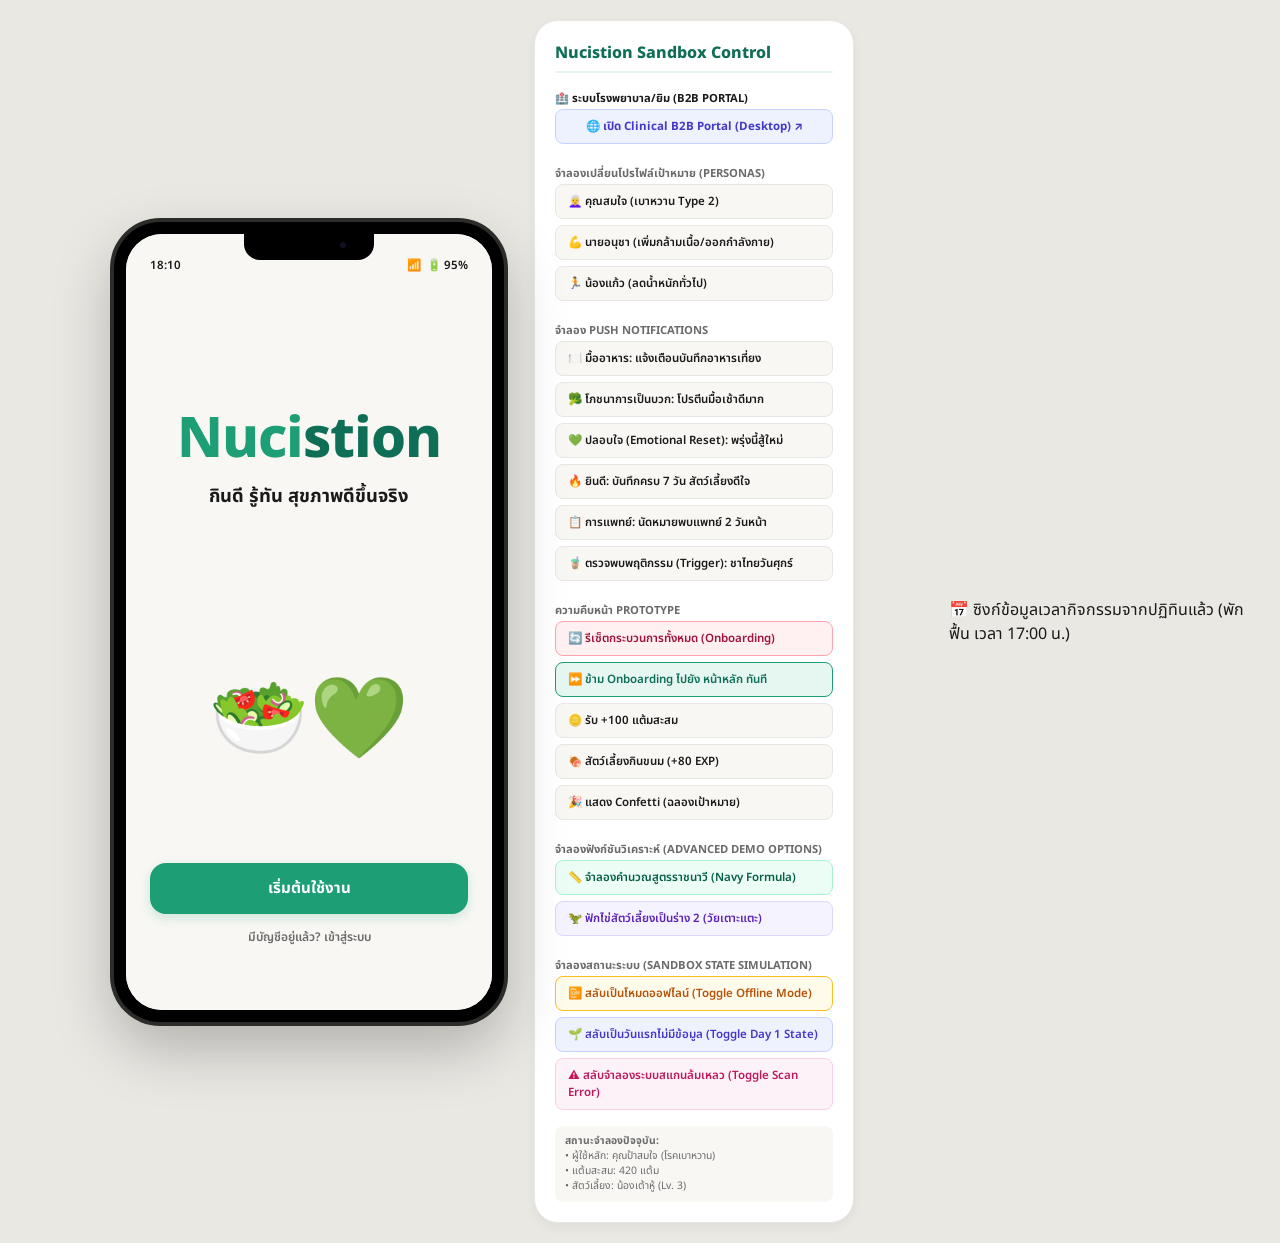
<file: index.html>
<!DOCTYPE html>
<html lang="th">
<head>
  <meta charset="UTF-8">
  <meta name="viewport" content="width=device-width, initial-scale=1.0">
  <title>Nucistion — กินดี รู้ทัน สุขภาพดีขึ้นจริง</title>
  <meta name="description" content="Nucistion Mobile Prototype — Thai health and nutrition mobile app prototype.">
  <link rel="preconnect" href="https://fonts.googleapis.com">
  <link rel="preconnect" href="https://fonts.gstatic.com" crossorigin>
  <link href="https://fonts.googleapis.com/css2?family=Inter:wght@400;500;600;700;800&family=Noto+Sans+Thai:wght@300;400;500;600;700;800&display=swap" rel="stylesheet">
  <link rel="stylesheet" href="styles.css?v=1.0.2">
</head>
<body>

  <!-- App Sandbox containing the Phone Simulator and Developer Control Sidebar -->
  <div class="app-sandbox">

    <!-- ========================================== -->
    <!-- 📱 PHONE FRAME SIMULATOR -->
    <!-- ========================================== -->
    <div class="phone-frame">
      <div class="phone-inner">
        
        <!-- Status Bar notch details -->
        <div class="phone-notch"></div>
        <div class="phone-status-bar">
          <span class="time" id="status-time">10:03</span>
          <div class="status-right">
            <span>📶</span>
            <span>🔋 95%</span>
          </div>
        </div>

        <!-- Offline Mode Banner -->
        <div class="offline-banner" id="app-offline-banner" style="display: none;">
          📴 ออฟไลน์อยู่: ใช้ฐานข้อมูลในเครื่องชั่วคราว ข้อมูลจะถูกซิงก์เมื่อกลับมาเชื่อมต่อ
        </div>

        <!-- Floating Simulation Notification Bar -->
        <div class="floating-notif-banner" id="notif-banner" onclick="dismissNotifBanner()">
          <span class="floating-notif-icon" id="notif-icon">🍽️</span>
          <div class="floating-notif-content">
            <div class="floating-notif-title" id="notif-title">แจ้งเตือนบันทึกมื้ออาหาร</div>
            <div class="floating-notif-text" id="notif-text">ถึงเวลามื้อเที่ยงแล้ว อย่าลืมบันทึกนะ</div>
          </div>
        </div>

        <!-- Phone screens container -->
        <div class="phone-screens">

          <!-- ==================== ONBOARDING STEP 1 ==================== -->
          <div class="screen active" id="onb-1">
            <div class="welcome-container">
              <div class="welcome-logo-area">
                <div class="welcome-logo">Nuci<span>stion</span></div>
                <div class="welcome-tagline">กินดี รู้ทัน สุขภาพดีขึ้นจริง</div>
              </div>
              <div class="welcome-illust">🥗💚</div>
              <div class="btn-container" style="width: 100%; padding: 0;">
                <button class="primary-btn" onclick="nextOnboardingStep(2)">เริ่มต้นใช้งาน</button>
                <a href="#" class="secondary-link" onclick="bypassOnboarding()">มีบัญชีอยู่แล้ว? เข้าสู่ระบบ</a>
              </div>
            </div>
          </div>

          <!-- ==================== ONBOARDING STEP 2 ==================== -->
          <div class="screen" id="onb-2">
            <div class="onboarding-progress-container">
              <div class="onboarding-progress-bar">
                <div class="onboarding-progress-fill" style="width: 33.3%"></div>
              </div>
              <span class="onboarding-step-label">ขั้นตอนที่ 2 จาก 6: ข้อมูลเบื้องต้น</span>
            </div>
            
            <div class="section-title">ข้อมูลสัดส่วนของคุณ</div>
            
            <div class="form-group">
              <label class="form-label">ชื่อเล่นของคุณ</label>
              <input type="text" class="form-input" id="input-name" placeholder="ระบุชื่อของคุณ" value="สมใจ">
            </div>

            <div class="form-group">
              <label class="form-label">อายุ (ปี)</label>
              <input type="number" class="form-input" id="input-age" placeholder="ระบุอายุ" value="58">
            </div>

            <div class="form-group">
              <label class="form-label">เพศ</label>
              <div class="gender-select">
                <button class="gender-btn" id="g-male" onclick="setGender('ชาย')">ชาย</button>
                <button class="gender-btn active" id="g-female" onclick="setGender('หญิง')">หญิง</button>
                <button class="gender-btn" id="g-none" onclick="setGender('ไม่ระบุ')">ไม่ระบุ</button>
              </div>
            </div>

            <div class="form-group">
              <div class="input-row">
                <div style="flex: 1;">
                  <label class="form-label">น้ำหนัก (กิโลกรัม)</label>
                  <input type="number" class="form-input" id="input-weight" placeholder="เช่น 65" value="82" oninput="calculateBMI()">
                </div>
                <div style="flex: 1;">
                  <label class="form-label">ส่วนสูง (เซนติเมตร)</label>
                  <input type="number" class="form-input" id="input-height" placeholder="เช่น 160" value="158" oninput="calculateBMI()">
                </div>
              </div>
            </div>

            <!-- Dynamic auto-calculated BMI details widget -->
            <div class="bmi-widget">
              <div class="bmi-left">
                <span class="bmi-title">ดัชนีมวลกาย (BMI) ของคุณ</span>
                <span class="bmi-value" id="bmi-val">32.8</span>
                <div>
                  <span class="bmi-badge red" id="bmi-badge">โรคอ้วน</span>
                </div>
              </div>
              <div class="bmi-calories">
                <span class="calories-title">พลังงานแนะนำต่อวัน</span>
                <div class="calories-val" id="recommended-calories">1,600 kcal</div>
              </div>
            </div>

            <div class="btn-container">
              <button class="primary-btn" onclick="nextOnboardingStep(3)">ถัดไป</button>
            </div>
          </div>

          <!-- ==================== ONBOARDING STEP 3 (NEW) ==================== -->
          <div class="screen" id="onb-3">
            <div class="onboarding-progress-container">
              <div class="onboarding-progress-bar">
                <div class="onboarding-progress-fill" style="width: 50%"></div>
              </div>
              <span class="onboarding-step-label">ขั้นตอนที่ 3 จาก 6: องค์ประกอบร่างกาย</span>
            </div>

            <div class="section-title">ประมาณการไขมันสะสม (Body Fat %)</div>
            <p style="font-size: 0.68rem; color: var(--text-secondary); margin: -4px 0 12px; line-height: 1.4; padding: 0 4px;">
              สัดส่วนไขมันสะสมในร่างกายจะช่วยคำนวณเป้าหมายโปรตีนและสารอาหารได้แม่นยำยิ่งขึ้น เลือกวิธีประมาณการจากเครื่องมือด้านล่างนี้ได้เลยค่ะ
            </p>

            <div style="background: var(--surface); padding: 12px; border-radius: var(--radius); border: 1px solid var(--border); margin: 0 4px;">
              <div style="font-size: 0.72rem; font-weight: 800; color: var(--text-secondary); margin-bottom: 8px; display: flex; align-items: center; justify-content: space-between;">
                <span>🧬 การคำนวณองค์ประกอบร่างกาย</span>
                <select class="form-input" id="onb-body-comp-goal" onchange="syncOnbGoalToMain(this.value)" style="width: auto; padding: 2px 6px; font-size: 0.65rem; height: auto; border-radius: 8px; margin: 0; border: 1px solid var(--border);">
                  <option value="recomp">Recomp (เพิ่มกล้าม+ลดไขมัน)</option>
                  <option value="bulk">Bulk (เพิ่มกล้ามเนื้อ)</option>
                  <option value="cut">Cut (ลดไขมันรักษากล้าม)</option>
                  <option value="gain">เพิ่มน้ำหนัก (เพิ่มน้ำหนักตัว)</option>
                  <option value="none">ไม่มี (รักษาน้ำหนักตัว)</option>
                </select>
              </div>

              <!-- 3-Way Selector Method Tabs (Onboarding duplicate) -->
              <div style="display: flex; background: var(--bg); border-radius: 8px; padding: 2px; border: 1px solid var(--border); margin-bottom: 10px;">
                <button id="onb-bf-method-btn-manual" onclick="switchOnbBfMethod('manual')" style="flex: 1; padding: 5px 2px; font-size: 0.62rem; border: none; background: var(--surface); box-shadow: 0 1px 2px rgba(0,0,0,0.05); cursor: pointer; border-radius: 6px; font-weight: 700; color: var(--primary-dark); transition: all 0.2s;">✍️ กรอกเอง</button>
                <button id="onb-bf-method-btn-visual" onclick="switchOnbBfMethod('visual')" style="flex: 1; padding: 5px 2px; font-size: 0.62rem; border: none; background: transparent; cursor: pointer; border-radius: 6px; font-weight: 600; color: var(--text-muted); transition: all 0.2s;">👤 เลือกรูปร่าง</button>
                <button id="onb-bf-method-btn-navy" onclick="switchOnbBfMethod('navy')" style="flex: 1; padding: 5px 2px; font-size: 0.62rem; border: none; background: transparent; cursor: pointer; border-radius: 6px; font-weight: 600; color: var(--text-muted); transition: all 0.2s;">📏 สายวัด (Navy)</button>
              </div>

              <!-- Panel 1: Manual Input -->
              <div id="onb-bf-panel-manual" style="margin-bottom: 10px;">
                <div style="display: flex; gap: 8px; align-items: flex-end;">
                  <div style="flex: 1;">
                    <label style="font-size: 0.62rem; font-weight: 700; color: var(--text-muted); display: block; margin-bottom: 2px;">เปอร์เซ็นต์ไขมัน (% Body Fat)</label>
                    <input type="number" class="form-input" id="onb-input-body-fat" placeholder="ระบุ % เช่น 28" value="32" oninput="calculateOnbBodyComp()" style="padding: 4px 8px; font-size: 0.72rem; height: 30px; margin: 0; width: 100%;">
                  </div>
                </div>
                <span style="font-size: 0.58rem; color: var(--text-muted); display: block; margin-top: 4px;">*พิมพ์ % ไขมัน เพื่อประเมินผลลัพธ์มวลไร้ไขมันของคุณ</span>
              </div>

              <!-- Panel 2: Visual Selector -->
              <div id="onb-bf-panel-visual" style="display: none; margin-bottom: 10px;">
                <label style="font-size: 0.62rem; font-weight: 700; color: var(--text-muted); display: block; margin-bottom: 4px;">แตะเลือกรูปร่างปัจจุบันที่ตรงกับคุณมากที่สุด:</label>
                <div style="display: flex; flex-direction: column; gap: 4px;" id="onb-visual-options-container">
                  <!-- Loaded dynamically based on gender -->
                </div>
              </div>

              <!-- Panel 3: Navy Circumference Formula -->
              <div id="onb-bf-panel-navy" style="display: none; margin-bottom: 10px;">
                <div style="display: grid; grid-template-columns: 1fr 1fr; gap: 6px; margin-bottom: 6px;">
                  <div>
                    <label style="font-size: 0.58rem; font-weight: 700; color: var(--text-muted); display: block; margin-bottom: 1px;">รอบคอ (ซม.)</label>
                    <input type="number" class="form-input" id="onb-navy-neck" value="38" style="padding: 4px 6px; font-size: 0.7rem; height: 26px; margin: 0; width: 100%;">
                  </div>
                  <div>
                    <label style="font-size: 0.58rem; font-weight: 700; color: var(--text-muted); display: block; margin-bottom: 1px;">รอบเอว (ซม.)</label>
                    <input type="number" class="form-input" id="onb-navy-waist" value="94" style="padding: 4px 6px; font-size: 0.7rem; height: 26px; margin: 0; width: 100%;">
                  </div>
                  <div id="onb-navy-hip-container" style="display: none; grid-column: span 2;">
                    <label style="font-size: 0.58rem; font-weight: 700; color: var(--text-muted); display: block; margin-bottom: 1px;">รอบสะโพก (ซม.) *เฉพาะผู้หญิง</label>
                    <input type="number" class="form-input" id="onb-navy-hip" value="108" style="padding: 4px 6px; font-size: 0.7rem; height: 26px; margin: 0; width: 100%;">
                  </div>
                </div>
                <div style="display: flex; justify-content: space-between; align-items: center; font-size: 0.6rem; color: var(--text-secondary); margin-bottom: 6px; background: var(--bg); padding: 4px 6px; border-radius: 4px;">
                  <span>ส่วนสูงของคุณ (จากขั้นตอนที่ 2):</span>
                  <span style="font-weight: 700;" id="onb-navy-height-lbl">158 ซม.</span>
                </div>
                <button class="primary-btn" onclick="calculateOnbNavyBf()" style="padding: 6px; font-size: 0.68rem; font-weight: 700; width: 100%; border-radius: 8px;">คำนวณผลจากสูตรราชนาวี 📐</button>
              </div>

              <!-- Output Mass Card -->
              <div class="before-after-grid" style="grid-template-columns: 1fr 1fr; gap: 8px; margin-top: 6px;">
                <div class="ba-card" style="padding: 6px 8px; background: var(--bg);">
                  <span class="ba-lbl" style="font-size: 0.58rem;">Lean Mass (มวลไร้ไขมัน)</span>
                  <div style="margin: 2px 0;">
                    <span id="onb-lean-mass" style="font-size: 0.85rem; font-weight: 700; color: var(--primary-dark);">55.8 kg</span>
                  </div>
                </div>
                <div class="ba-card" style="padding: 6px 8px; background: var(--bg);">
                  <span class="ba-lbl" style="font-size: 0.58rem;">Fat Mass (มวลไขมันรวม)</span>
                  <div style="margin: 2px 0;">
                    <span id="onb-fat-mass" style="font-size: 0.85rem; font-weight: 700; color: var(--danger);">26.2 kg</span>
                  </div>
                </div>
              </div>
            </div>

            <div class="btn-container">
              <button class="primary-btn" onclick="nextOnboardingStep(4)">ถัดไป</button>
            </div>
          </div>

          <!-- ==================== ONBOARDING STEP 4 (OLD 3) ==================== -->
          <div class="screen" id="onb-4">
            <div class="onboarding-progress-container">
              <div class="onboarding-progress-bar">
                <div class="onboarding-progress-fill" style="width: 66.6%"></div>
              </div>
              <span class="onboarding-step-label">ขั้นตอนที่ 4 จาก 6: เลือกเป้าหมายและภาวะสุขภาพ</span>
            </div>

            <div class="section-title">SECTION A: ฉันเป็นคนทั่วไป ต้องการ...</div>
            <div class="preset-cards" id="general-presets">
              <div class="preset-card" id="card-weight-loss" onclick="togglePreset('weight-loss')">
                <div class="preset-icon">🏃</div>
                <div class="preset-info">
                  <div class="preset-name">ลดน้ำหนัก</div>
                  <div class="preset-desc">ลดแคลอรีและไขมัน เพื่อน้ำหนักที่ดีขึ้น</div>
                </div>
              </div>
              <div class="preset-card" id="card-muscle" onclick="togglePreset('muscle')">
                <div class="preset-icon">💪</div>
                <div class="preset-info">
                  <div class="preset-name">เพิ่มกล้ามเนื้อ</div>
                  <div class="preset-desc">เพิ่มโปรตีนและ Macro ที่เหมาะกับการออกกำลังกาย</div>
                </div>
              </div>
              <div class="preset-card" id="card-healthy" onclick="togglePreset('healthy')">
                <div class="preset-icon">🥗</div>
                <div class="preset-info">
                  <div class="preset-name">กินสุขภาพดีขึ้น</div>
                  <div class="preset-desc">ปรับพฤติกรรมการกินทั่วไป ไม่มีโรคเฉพาะ</div>
                </div>
              </div>
              <div class="preset-card" id="card-energy" onclick="togglePreset('energy')">
                <div class="preset-icon">⚡</div>
                <div class="preset-info">
                  <div class="preset-name">เพิ่มพลังงาน</div>
                  <div class="preset-desc">กินอาหารที่ให้พลังงานสม่ำเสมอตลอดวัน</div>
                </div>
              </div>
              <div class="preset-card" id="card-mindful" onclick="togglePreset('mindful')">
                <div class="preset-icon">🧘</div>
                <div class="preset-info">
                  <div class="preset-name">ลดความเครียดจากการกิน</div>
                  <div class="preset-desc">ไม่นับแคลอรีเคร่งครัด เน้น Mindful Eating</div>
                </div>
              </div>
            </div>

            <div class="section-title">SECTION B: ฉันมีโรคประจำตัว ต้องการดูแล...</div>
            <div class="preset-cards" id="ncd-presets">
              <div class="preset-card active" id="card-ncd-diabetes" onclick="togglePreset('ncd-diabetes')">
                <div class="preset-icon">🩸</div>
                <div class="preset-info">
                  <div class="preset-name">โรคเบาหวาน (Type 2)</div>
                  <div class="preset-desc">ควบคุมน้ำตาลและคาร์โบไฮเดรต ค่า target อิงจาก WHO</div>
                  <span class="ncd-badge-tag">NCD Program • เบาหวาน</span>
                </div>
              </div>
              <div class="preset-card" id="card-ncd-bp" onclick="togglePreset('ncd-bp')">
                <div class="preset-icon">💊</div>
                <div class="preset-info">
                  <div class="preset-name">ความดันโลหิตสูง</div>
                  <div class="preset-desc">ลดโซเดียม เพิ่มโพแทสเซียม ตาม DASH Diet</div>
                  <span class="ncd-badge-tag">NCD Program • ความดัน</span>
                </div>
              </div>
              <div class="preset-card" id="card-ncd-cholesterol" onclick="togglePreset('ncd-cholesterol')">
                <div class="preset-icon">🫀</div>
                <div class="preset-info">
                  <div class="preset-name">ไขมันในเลือดสูง</div>
                  <div class="preset-desc">ลดไขมันอิ่มตัว เพิ่มไขมันดี ลด LDL</div>
                  <span class="ncd-badge-tag">NCD Program • ไขมัน</span>
                </div>
              </div>
              <div class="preset-card" id="card-ncd-obesity" onclick="togglePreset('ncd-obesity')">
                <div class="preset-icon">⚖️</div>
                <div class="preset-info">
                  <div class="preset-name">โรคอ้วน (BMI > 30)</div>
                  <div class="preset-desc">โปรแกรมลดน้ำหนักเข้มข้น ดูแลทั้งแคลอรีและโภชนาการ</div>
                  <span class="ncd-badge-tag">NCD Program • โรคอ้วน</span>
                </div>
              </div>
              <div class="preset-card" id="card-ncd-multi" onclick="togglePreset('ncd-multi')">
                <div class="preset-icon">🔴</div>
                <div class="preset-info">
                  <div class="preset-name">มีหลายโรคพร้อมกัน</div>
                  <div class="preset-desc">ปรับ target ให้ครอบคลุมทุกโรคที่มี</div>
                  <span class="ncd-badge-tag">NCD Program • หลายโรค</span>
                </div>
              </div>
            </div>

            <div class="btn-container">
              <button class="primary-btn" onclick="nextOnboardingStep(5)">ถัดไป</button>
            </div>
          </div>

          <!-- ==================== ONBOARDING STEP 5 (OLD 4) ==================== -->
          <div class="screen" id="onb-5">
            <div class="onboarding-progress-container">
              <div class="onboarding-progress-bar">
                <div class="onboarding-progress-fill" style="width: 83.3%"></div>
              </div>
              <span class="onboarding-step-label">ขั้นตอนที่ 5 จาก 6: เป้าหมายทางโภชนาการประจำวัน</span>
            </div>

            <div class="section-title">เป้าหมายของคุณที่ระบบวิเคราะห์ไว้</div>
            
            <div class="target-preview-grid" id="target-preview-list">
              <!-- Calorie -->
              <div class="target-card">
                <span class="target-card-icon">🔥</span>
                <span class="target-card-label">พลังงานพลังงานที่ควรได้รับ</span>
                <span class="target-card-val" id="prev-val-calories">1,600 kcal</span>
              </div>
              <!-- Sugar -->
              <div class="target-card">
                <span class="target-card-icon">🍬</span>
                <span class="target-card-label">เป้าหมายน้ำตาล</span>
                <span class="target-card-val" id="prev-val-sugar">&lt; 25 g</span>
                <span class="target-card-limit" id="prev-lbl-sugar">NCD Limit • เบาหวาน</span>
              </div>
              <!-- Carb -->
              <div class="target-card">
                <span class="target-card-icon">🍚</span>
                <span class="target-card-label">เป้าหมายคาร์โบไฮเดรต</span>
                <span class="target-card-val" id="prev-val-carb">&lt; 130 g</span>
              </div>
              <!-- Sodium -->
              <div class="target-card">
                <span class="target-card-icon">🧂</span>
                <span class="target-card-label">เป้าหมายโซเดียม</span>
                <span class="target-card-val" id="prev-val-sodium">&lt; 2,000 mg</span>
              </div>
              <!-- Protein -->
              <div class="target-card">
                <span class="target-card-icon">🥩</span>
                <span class="target-card-label">เป้าหมายโปรตีน</span>
                <span class="target-card-val" id="prev-val-protein">&gt; 70 g</span>
              </div>
              <!-- Fat -->
              <div class="target-card">
                <span class="target-card-icon">🥑</span>
                <span class="target-card-label">เป้าหมายไขมัน</span>
                <span class="target-card-val" id="prev-val-fat">&lt; 50 g</span>
              </div>
            </div>

            <span class="subtitle-center">ปรับได้ภายหลังในการตั้งค่าในโปรไฟล์</span>

            <div class="btn-container">
              <button class="primary-btn" onclick="nextOnboardingStep(6)">ถัดไป</button>
            </div>
          </div>

          <!-- ==================== ONBOARDING STEP 6 (OLD 5) ==================== -->
          <div class="screen" id="onb-6">
            <div class="onboarding-progress-container">
              <div class="onboarding-progress-bar">
                <div class="onboarding-progress-fill" style="width: 100%"></div>
              </div>
              <span class="onboarding-step-label">ขั้นตอนที่ 6 จาก 6: แจ้งเตือน & การเชื่อมต่อ</span>
            </div>

            <div class="setup-group">
              <div class="setup-title">⏰ ให้แจ้งเตือนบันทึกมื้ออาหารกี่โมง?</div>
              <div class="time-slots">
                <div class="time-slot-row" style="display: flex; align-items: center; justify-content: space-between; margin-bottom: 8px;">
                  <div style="display: flex; align-items: center; gap: 8px;">
                    <input type="checkbox" id="enable-breakfast" checked onchange="toggleMealReminder('breakfast', this.checked)" style="width: 16px; height: 16px; margin: 0; cursor: pointer; accent-color: var(--primary);">
                    <span class="time-slot-label" id="lbl-breakfast">🌅 มื้อเช้า</span>
                  </div>
                  <input type="text" class="time-slot-input" id="alert-breakfast" value="08:00" placeholder="08:00" maxlength="5" oninput="formatTimeInput(this)" onblur="validateAndCleanTimeInput(this)" style="margin: 0; width: 75px; text-align: center;">
                </div>
                <div class="time-slot-row" style="display: flex; align-items: center; justify-content: space-between; margin-bottom: 8px;">
                  <div style="display: flex; align-items: center; gap: 8px;">
                    <input type="checkbox" id="enable-lunch" checked onchange="toggleMealReminder('lunch', this.checked)" style="width: 16px; height: 16px; margin: 0; cursor: pointer; accent-color: var(--primary);">
                    <span class="time-slot-label" id="lbl-lunch">☀️ มื้อเที่ยง</span>
                  </div>
                  <input type="text" class="time-slot-input" id="alert-lunch" value="12:30" placeholder="12:30" maxlength="5" oninput="formatTimeInput(this)" onblur="validateAndCleanTimeInput(this)" style="margin: 0; width: 75px; text-align: center;">
                </div>
                <div class="time-slot-row" style="display: flex; align-items: center; justify-content: space-between;">
                  <div style="display: flex; align-items: center; gap: 8px;">
                    <input type="checkbox" id="enable-dinner" checked onchange="toggleMealReminder('dinner', this.checked)" style="width: 16px; height: 16px; margin: 0; cursor: pointer; accent-color: var(--primary);">
                    <span class="time-slot-label" id="lbl-dinner">🌙 มื้อเย็น</span>
                  </div>
                  <input type="text" class="time-slot-input" id="alert-dinner" value="18:30" placeholder="18:30" maxlength="5" oninput="formatTimeInput(this)" onblur="validateAndCleanTimeInput(this)" style="margin: 0; width: 75px; text-align: center;">
                </div>
              </div>
            </div>

            <div class="setup-group">
              <div class="setup-title">🔌 เชื่อมต่อข้อมูลภายนอก</div>
              
              <div class="toggle-row">
                <div class="toggle-info">
                  <span class="toggle-label">เชื่อมต่อ Google Fit / Apple Health</span>
                  <span class="toggle-desc">เพื่อนำเข้าจำนวนก้าวและข้อมูลการเผาผลาญประจำวัน</span>
                </div>
                <label class="switch">
                  <input type="checkbox" id="link-health" checked>
                  <span class="slider"></span>
                </label>
              </div>

              <div class="toggle-row" style="opacity: 0.55; cursor: not-allowed; pointer-events: none;">
                <div class="toggle-info">
                  <span class="toggle-label" style="color: var(--text-muted);">เชื่อมต่อนัดหมายแพทย์</span>
                  <span class="toggle-desc">เพื่อแบ่งปันข้อมูลและรายงานบันทึกอาหารให้แพทย์เข้าถึง</span>
                  <span style="font-size: 0.58rem; color: #9CA3AF; display: block; margin-top: 2px; font-weight: 600;">🔒 ระบบยังไม่เปิดใช้งาน (เร็วๆ นี้)</span>
                </div>
                <label class="switch" style="cursor: not-allowed;">
                  <input type="checkbox" id="link-doctor" disabled>
                  <span class="slider"></span>
                </label>
              </div>

              <div class="toggle-row">
                <div class="toggle-info">
                  <span class="toggle-label">เชื่อมต่อปฏิทิน (Google Calendar / iCal)</span>
                  <span class="toggle-desc">เพื่อซิงก์เวลานัดออกกำลังกาย วิ่ง หรือสอบ/ประชุม อัตโนมัติ</span>
                </div>
                <label class="switch">
                  <input type="checkbox" id="link-calendar" checked onchange="toggleCalendarSync(this.checked)">
                  <span class="slider"></span>
                </label>
              </div>
            </div>

            <div class="btn-container">
              <button class="primary-btn" onclick="startApp()">เริ่มใช้งาน Nucistion</button>
            </div>
          </div>

          <!-- ==================== MAIN TAB 1: HOME ==================== -->
          <div class="screen" id="main-tab-home">
            <div class="home-top-bar">
              <div class="user-greeting">
                <span class="hi">สวัสดี 👋</span>
                <span class="name" id="home-user-name">คุณสมใจ</span>
              </div>
              <div class="home-top-actions">
                <div class="streak-pill" id="home-streak-badge">
                  <span>🔥</span> <span id="home-streak-val">7</span> วัน
                </div>
                <div class="notif-bell" onclick="simulateFloatingNotification(1)">
                  <span>🔔</span>
                  <div class="notif-bell-badge"></div>
                </div>
              </div>
            </div>

            <!-- Synced Steps & Calories Burned Widget (Google Fit / Apple Health) -->
            <div class="sync-steps-widget" id="health-sync-widget" style="display: none;">
              <div style="display:flex; align-items:center; gap:8px;">
                <span style="font-size:1.3rem;">🏃</span>
                <div>
                  <div style="font-size:0.75rem; font-weight:700;" id="health-steps">🚶 8,420 ก้าว</div>
                  <div style="font-size:0.58rem; color:var(--text-secondary);">ดึงข้อมูลจาก Google Fit วันนี้</div>
                </div>
              </div>
              <div style="font-size:0.85rem; font-weight:800; color:#1D9E75;" id="health-burn">🔥 340 kcal</div>
            </div>

            <div id="home-normal-view">
              <!-- SVG Multi concentric rings center component -->
            <div class="nutrition-ring-container">
              <svg class="nested-svg-rings" viewBox="0 0 200 200">
                <!-- Concentric ring 1: Calories (r=85, circ=534) -->
                <circle class="svg-ring-bg" cx="100" cy="100" r="85"></circle>
                <circle class="svg-ring-fill" id="ring-cals" cx="100" cy="100" r="85" stroke="#1D9E75" stroke-dasharray="534" stroke-dashoffset="267"></circle>

                <!-- Concentric ring 2: Protein (r=74, circ=465) -->
                <circle class="svg-ring-bg" cx="100" cy="100" r="74"></circle>
                <circle class="svg-ring-fill" id="ring-protein" cx="100" cy="100" r="74" stroke="#3B82F6" stroke-dasharray="465" stroke-dashoffset="180"></circle>

                <!-- Concentric ring 3: Carb (r=63, circ=396) -->
                <circle class="svg-ring-bg" cx="100" cy="100" r="63"></circle>
                <circle class="svg-ring-fill" id="ring-carb" cx="100" cy="100" r="63" stroke="#FBBF24" stroke-dasharray="396" stroke-dashoffset="100"></circle>

                <!-- Concentric ring 4: Fat (r=52, circ=327) -->
                <circle class="svg-ring-bg" cx="100" cy="100" r="52"></circle>
                <circle class="svg-ring-fill" id="ring-fat" cx="100" cy="100" r="52" stroke="#EC4899" stroke-dasharray="327" stroke-dashoffset="80"></circle>

                <!-- Concentric ring 5: Sodium (r=41, circ=258) -->
                <circle class="svg-ring-bg" cx="100" cy="100" r="41"></circle>
                <circle class="svg-ring-fill" id="ring-sodium" cx="100" cy="100" r="41" stroke="#F97316" stroke-dasharray="258" stroke-dashoffset="193"></circle>

                <!-- Concentric ring 6: Sugar (r=30, circ=188) -->
                <circle class="svg-ring-bg" cx="100" cy="100" r="30"></circle>
                <circle class="svg-ring-fill" id="ring-sugar" cx="100" cy="100" r="30" stroke="#EF4444" stroke-dasharray="188" stroke-dashoffset="140"></circle>
              </svg>
              <div class="ring-center-text">
                <span class="ring-center-label">เหลือพลังงาน</span>
                <span class="ring-center-val" id="home-rem-calories">820</span>
                <span class="ring-center-unit">kcal</span>
              </div>
            </div>

            <!-- Ring details indicators -->
            <div class="home-nutrient-grid">
              <div class="home-nutrient-micro" id="card-micro-cal">
                <div class="micro-header">
                  <span class="micro-dot" style="background:#1D9E75;"></span>
                  <span class="micro-name">พลังงาน</span>
                </div>
                <div class="micro-val"><span id="lbl-cal-curr">780</span> <span class="micro-max">/ <span id="lbl-cal-max">1600</span> kcal</span></div>
              </div>
              <div class="home-nutrient-micro" id="card-micro-protein">
                <div class="micro-header">
                  <span class="micro-dot" style="background:#3B82F6;"></span>
                  <span class="micro-name">โปรตีน</span>
                </div>
                <div class="micro-val"><span id="lbl-protein-curr">45</span> <span class="micro-max">/ <span id="lbl-protein-max">70</span> g</span></div>
              </div>
              <div class="home-nutrient-micro" id="card-micro-carb">
                <div class="micro-header">
                  <span class="micro-dot" style="background:#FBBF24;"></span>
                  <span class="micro-name">คาร์บ</span>
                </div>
                <div class="micro-val"><span id="lbl-carb-curr">95</span> <span class="micro-max">/ <span id="lbl-carb-max">130</span> g</span></div>
              </div>
              <div class="home-nutrient-micro" id="card-micro-fat">
                <div class="micro-header">
                  <span class="micro-dot" style="background:#EC4899;"></span>
                  <span class="micro-name">ไขมัน</span>
                </div>
                <div class="micro-val"><span id="lbl-fat-curr">25</span> <span class="micro-max">/ <span id="lbl-fat-max">50</span> g</span></div>
              </div>
              <div class="home-nutrient-micro" id="card-micro-sodium">
                <div class="micro-header">
                  <span class="micro-dot" style="background:#F97316;"></span>
                  <span class="micro-name">โซเดียม</span>
                </div>
                <div class="micro-val"><span id="lbl-sodium-curr">1,490</span> <span class="micro-max">/ <span id="lbl-sodium-max">2000</span> mg</span></div>
              </div>
              <div class="home-nutrient-micro" id="card-micro-sugar">
                <div class="micro-header">
                  <span class="micro-dot" style="background:#EF4444;"></span>
                  <span class="micro-name">น้ำตาล</span>
                </div>
                <div class="micro-val"><span id="lbl-sugar-curr">42</span> <span class="micro-max">/ <span id="lbl-sugar-max">25</span> g</span></div>
              </div>
            </div>

            <!-- Meal Quality Score Card -->
            <div class="dashboard-card" onclick="openMealQualityModal()" style="cursor: pointer; transition: transform 0.2s;" onmouseover="this.style.transform='translateY(-2px)'" onmouseout="this.style.transform='translateY(0)'">
              <div class="score-widget">
                <div class="score-circle amber" id="score-circle">58</div>
                <div class="score-details">
                  <span class="score-lbl">คะแนนคุณภาพมื้ออาหารวันนี้ 🔍 (กดดูรายละเอียด)</span>
                  <div class="score-badge-text amber" id="score-badge-text">พอใช้</div>
                  <div class="score-tip" id="score-tip-text">มื้อกลางวันน้ำตาลค่อนข้างสูง มื้อเย็นลองเน้นทานผักผลไม้นะคะ 🥦</div>
                </div>
              </div>
            </div>

            <!-- Today's Meal Log -->
            <div class="meal-list-header">บันทึกอาหารวันนี้</div>
            <div class="meal-rows">
              <!-- Morning -->
              <div class="meal-log-row">
                <div class="meal-row-left">
                  <span class="meal-row-icon">🌅</span>
                  <div class="meal-row-info">
                    <span class="meal-row-title">มื้อเช้า</span>
                    <span class="meal-row-desc" id="row-desc-morning">ข้าวต้มปลาทองเก๊า + ไข่ต้ม</span>
                  </div>
                </div>
                <div class="meal-row-calories" id="row-cal-morning">280 kcal</div>
              </div>
              <!-- Lunch -->
              <div class="meal-log-row" id="lunch-row-container">
                <div class="meal-row-left">
                  <span class="meal-row-icon">☀️</span>
                  <div class="meal-row-info">
                    <span class="meal-row-title">มื้อเที่ยง</span>
                    <span class="meal-row-desc" id="row-desc-lunch">ผัดซีอิ๊วเส้นใหญ่หมูสับ</span>
                  </div>
                </div>
                <div class="meal-row-calories" id="row-cal-lunch">500 kcal</div>
              </div>
              <!-- Dinner -->
              <div class="meal-log-row" id="dinner-row-container">
                <div class="meal-row-left">
                  <span class="meal-row-icon">🌙</span>
                  <div class="meal-row-info">
                    <span class="meal-row-title">มื้อเย็น</span>
                    <span class="meal-row-desc empty" id="row-desc-dinner">+ บันทึกมื้อนี้</span>
                  </div>
                </div>
                <button class="meal-quick-add" onclick="switchTab('tab-scan')">📸</button>
              </div>
            </div>

            <!-- Decision support preview card -->
            <div class="decision-preview-card">
              <div class="decision-prev-header">
                <span>🧭</span> ก่อนมื้อถัดไปแนะนำ
              </div>
              <div class="decision-prev-text" id="home-decision-coach-text">
                น้ำตาลสะสมวันนี้ใกล้เป้าหมายแล้ว หลีกเลี่ยงน้ำหวานชาไข่มุก และเลือกข้าวกล้องในมื้อเย็นนะคะ
              </div>
              <button class="decision-prev-btn" onclick="switchTab('tab-decision')">ดูคำแนะนำทั้งหมด →</button>
            </div>

            <!-- Virtual Pet Widget -->
            <div class="pet-widget-card" onclick="switchTab('tab-profile')">
              <span class="pet-widget-illust" id="pet-widget-mood">🐱</span>
              <div class="pet-widget-info">
                <div class="pet-widget-header">
                  <span class="pet-widget-name" id="pet-widget-name">น้องเต้าหู้</span>
                  <span class="pet-widget-lvl" id="pet-widget-lvl">Lv. 3</span>
                </div>
                <div class="pet-widget-status" id="pet-widget-status">วันนี้น้ำตาลเกินเป้าหมาย น้องเหนื่อยเล็กน้อย ต้องการผักสักนิด!</div>
              </div>
            </div>
          </div> <!-- End of home-normal-view -->

          <!-- Onboarding Day 1 Home Empty State -->
          <div id="home-empty-view" class="empty-state-view" style="display: none;">
            <div class="empty-state-emoji" id="home-empty-emoji">🏠🥗</div>
            <div class="empty-state-title" id="home-empty-title">ยินดีต้อนรับสู่วันแรกของคุณ!</div>
            <div class="empty-state-desc" id="home-empty-desc">
              ยินดีต้อนรับสู่ Nucistion! วันนี้ยังไม่มีการบันทึกอาหาร เริ่มสร้างพฤติกรรมโภชนาการที่ดีด้วยการถ่ายรูปหรือพิมพ์ค้นหาอาหารที่คุณทานเพื่อปลดล็อคบทวิเคราะห์ในแดชบอร์ดกันค่ะ
            </div>
            <button class="primary-btn" id="home-empty-btn" onclick="switchTab('tab-scan')" style="max-width: 220px; margin: 15px auto 0; display: block;">📸 บันทึกอาหารมื้อแรก</button>
          </div>
        </div>

          <!-- ==================== MAIN TAB 2: Food Scan & Log ==================== -->
          <div class="screen" id="main-tab-scan">
            <!-- Viewfinder -->
            <div class="scan-camera-viewfinder" id="camera-viewfinder">
              <div class="scan-gps-overlay">
                <div class="scan-gps-dot"></div>
                <span id="scan-gps-lbl">📍 ร้านตามสั่ง เจ๊วรรณ</span>
              </div>
              <div class="scan-guide-box">
                <div class="scan-guide-corner tl"></div>
                <div class="scan-guide-corner tr"></div>
                <div class="scan-guide-corner bl"></div>
                <div class="scan-guide-corner br"></div>
                <span class="scan-guide-lbl">🍽️ เล็งอาหารให้อยู่ในกรอบ</span>
              </div>
              <div class="camera-shutter-bar">
                <button class="camera-shutter-btn" onclick="simulateAICapture()"></button>
              </div>
            </div>

            <!-- Tabbed Bottom sheet -->
            <div class="scan-bottom-sheet">
              <div class="scan-tabs-header">
                <button class="scan-tab-btn active" id="scan-subtab-photo" onclick="switchScanSubtab('photo')">📷 ถ่ายรูป</button>
                <button class="scan-tab-btn" id="scan-subtab-barcode" onclick="switchScanSubtab('barcode')">📦 บาร์โค้ด</button>
                <button class="scan-tab-btn" id="scan-subtab-search" onclick="switchScanSubtab('search')">✏️ ค้นหา</button>
              </div>

              <div class="scan-tab-content">
                
                <!-- CAMERA SUB-TAB VIEW (default after capture) -->
                <div class="scan-tab-pane active" id="pane-photo">
                  <!-- AI Scan instructions when viewfinder is idle -->
                  <div id="ai-scan-instructions" style="padding: 24px 16px; text-align: center;">
                    <div style="font-size: 2.2rem; margin-bottom: 12px;">🤖</div>
                    <h4 style="font-size: 0.85rem; font-weight: 800; color: var(--text-primary); margin-bottom: 8px;">สแกนโภชนาการอัจฉริยะด้วย AI</h4>
                    <p style="font-size: 0.68rem; color: var(--text-secondary); line-height: 1.4; max-width: 260px; margin: 0 auto 16px;">
                      เล็งจานอาหารให้อยู่ในกรอบด้านบน แล้วกดปุ่มชัตเตอร์วงกลมสีขาวเพื่อสแกนสารอาหารและปริมาณโซเดียมสะสมโดยอัตโนมัติ
                    </p>
                    <div style="display: flex; flex-direction: column; gap: 8px; text-align: left; max-width: 250px; margin: 0 auto; background: var(--bg); padding: 12px; border-radius: var(--radius-sm); border: 1px solid var(--border);">
                      <div style="display: flex; align-items: flex-start; gap: 8px; font-size: 0.65rem; color: var(--text-secondary);">
                        <span>📸</span>
                        <span><strong>ถ่ายมุมตรง:</strong> ให้เห็นรายละเอียดวัตถุดิบและสัดส่วนที่ชัดเจน</span>
                      </div>
                      <div style="display: flex; align-items: flex-start; gap: 8px; font-size: 0.65rem; color: var(--text-secondary);">
                        <span>💡</span>
                        <span><strong>เลี่ยงเงาตกกระทบ:</strong> ถ่ายในที่สว่างเพื่อผลลัพธ์ที่แม่นยำที่สุด</span>
                      </div>
                      <div style="display: flex; align-items: flex-start; gap: 8px; font-size: 0.65rem; color: var(--text-secondary);">
                        <span>⚠️</span>
                        <span><strong>คุม NCD:</strong> ระบบจะเตือนปริมาณโซเดียมและน้ำตาลสีแดงทันทีหากสูงเกินเกณฑ์</span>
                      </div>
                    </div>
                  </div>

                  <!-- Skeleton dynamic indicator while analysis runs -->
                  <div id="ai-loading" style="display: none; padding: 20px 0;">
                    <div style="font-size: 0.8rem; font-weight: bold; margin-bottom: 8px; text-align: center;">🤖 AI กำลังวิเคราะห์จานอาหาร...</div>
                    <div class="onboarding-progress-bar" style="margin-bottom: 12px;">
                      <div class="onboarding-progress-fill" id="ai-progress-fill" style="width: 0%"></div>
                    </div>
                    <div class="skeleton-box skeleton-text"></div>
                    <div class="skeleton-box skeleton-text short"></div>
                  </div>

                  <!-- Results screen content -->
                  <div id="ai-result-content">
                    <div class="analysis-food-summary">
                      <span class="analysis-food-thumb" id="analysis-thumb">🥘</span>
                      <div class="analysis-food-info">
                        <div class="analysis-food-name" id="analysis-name">ผัดกะเพราหมูสับราดข้าว</div>
                        <div class="analysis-confidence" id="analysis-conf">มั่นใจ 87%</div>
                      </div>
                    </div>

                    <!-- Alternate Chips suggestion -->
                    <div class="chip-container">
                      <span class="chip-label">ไม่ใช่เมนูนี้? เลือกเมนูใกล้เคียง:</span>
                      <button class="alternative-chip" onclick="selectAlternativeFood('ผัดกะเพราไก่ราดข้าว', '🥘')">ผัดกะเพราไก่ราดข้าว</button>
                      <button class="alternative-chip" onclick="selectAlternativeFood('ข้าวผัดกะเพราคลุก', '🍛')">ข้าวผัดกะเพราคลุก</button>
                      <button class="alternative-chip" onclick="selectAlternativeFood('อื่นๆ', '🍽️')">อื่นๆ</button>
                    </div>

                    <!-- Silhouette Portion Selector -->
                    <div class="chip-label" style="margin-bottom: 6px;">ขนาดจาน / สัดส่วน (Portion Estimation):</div>
                    <div class="portion-selector-grid">
                      <div class="portion-card" id="portion-tbsp" onclick="selectPortion('tbsp', 0.25)">
                        <span class="portion-icon">🥄</span>
                        <span class="portion-name">ช้อนโต๊ะ</span>
                      </div>
                      <div class="portion-card" id="portion-sm" onclick="selectPortion('sm', 0.6)">
                        <span class="portion-icon">🥣</span>
                        <span class="portion-name">จานเล็ก</span>
                      </div>
                      <div class="portion-card active" id="portion-md" onclick="selectPortion('md', 1.0)">
                        <span class="portion-icon">🍽️</span>
                        <span class="portion-name">จานกลาง</span>
                      </div>
                      <div class="portion-card" id="portion-lg" onclick="selectPortion('lg', 1.4)">
                        <span class="portion-icon">🍱</span>
                        <span class="portion-name">จานใหญ่</span>
                      </div>
                      <div class="portion-card" id="portion-box" onclick="selectPortion('box', 1.1)">
                        <span class="portion-icon">📦</span>
                        <span class="portion-name">กล่องข้าว</span>
                      </div>
                    </div>

                    <!-- Expanded Ingredients builder list -->
                    <div class="ingredient-list">
                      <div class="ingredient-header">ส่วนประกอบที่ตรวจพบ (Ingredient Builder):</div>
                      <div class="ingredient-row">
                        <span class="ingredient-name-label">🍚 ข้าวสวย (ทัพพี)</span>
                        <div class="ingredient-controls">
                          <button class="ingredient-btn" onclick="changeIngredientCount('rice', -1)">−</button>
                          <span class="ingredient-count" id="count-rice">2</span>
                          <button class="ingredient-btn" onclick="changeIngredientCount('rice', 1)">+</button>
                        </div>
                      </div>
                      <div class="ingredient-row">
                        <span class="ingredient-name-label">🥩 หมูสับติดมัน (กรัม)</span>
                        <div class="ingredient-controls">
                          <button class="ingredient-btn" onclick="changeIngredientCount('pork', -10)">-</button>
                          <span class="ingredient-count" id="count-pork">80</span>
                          <button class="ingredient-btn" onclick="changeIngredientCount('pork', 10)">+</button>
                        </div>
                      </div>
                      <div class="ingredient-row">
                        <span class="ingredient-name-label">🍳 ไข่ดาว (ฟอง)</span>
                        <div class="ingredient-controls">
                          <button class="ingredient-btn" onclick="changeIngredientCount('egg', -1)">−</button>
                          <span class="ingredient-count" id="count-egg">1</span>
                          <button class="ingredient-btn" onclick="changeIngredientCount('egg', 1)">+</button>
                        </div>
                      </div>
                    </div>

                    <!-- Smart warnings banner overlay if exceeds threshold -->
                    <div class="warning-swap-banner" id="scan-warn-banner">
                      <div class="warning-swap-title">⚠️ เมนูนี้จะทำให้โซเดียมเกินเป้าหมาย 35%</div>
                      <div class="warning-swap-desc">
                        คำแนะนำ: <span class="warning-swap-link" onclick="applySwapFood('กะเพราหมูสับไม่ใส่ซอสปรุงรส', 'ลดโซเดียมลง 40% และฟิตเป้าหมายคุณ')">ลองเปลี่ยนเป็น "กะเพราไก่สับไม่ใส่ซอสปรุงรส"</span> เพื่อลดโซเดียมสะสมมื้อนี้
                      </div>
                    </div>

                    <!-- Nutrition impact preview charts -->
                    <div class="nutrition-impact-card">
                      <div class="impact-title">ผลกระทบต่อโภชนาการวันนี้ที่เหลืออยู่</div>
                      <div class="impact-row">
                        <span class="impact-label">พลังงาน</span>
                        <div class="impact-bar-outer">
                          <div class="impact-bar-inner green" id="impact-bar-cal" style="width: 32%"></div>
                        </div>
                        <span class="impact-value-tag" id="impact-val-cal">520 kcal</span>
                      </div>
                      <div class="impact-row">
                        <span class="impact-label">น้ำตาล</span>
                        <div class="impact-bar-outer">
                          <div class="impact-bar-inner red" id="impact-bar-sugar" style="width: 90%"></div>
                        </div>
                        <span class="impact-value-tag" id="impact-val-sugar">8 g</span>
                      </div>
                      <div class="impact-row">
                        <span class="impact-label">โซเดียม</span>
                        <div class="impact-bar-outer">
                          <div class="impact-bar-inner red" id="impact-bar-sodium" style="width: 82%"></div>
                        </div>
                        <span class="impact-value-tag" id="impact-val-sodium">1,240 mg</span>
                      </div>
                    </div>
                    
                    <!-- Gym Persona Workout Timing Recommendation Badge -->
                    <div class="workout-timing-pill" id="scan-workout-timing" style="display: none; margin: 10px 0; padding: 6px 12px; border-radius: var(--radius-sm); border-left: 3px solid #0369A1; line-height: 1.4; text-align: left; background: #E0F2FE; color: #0369A1; font-weight: 600;">
                      ⏱️ <span id="scan-workout-timing-text">คำแนะนำเวลาการทานสำหรับการออกกำลังกาย</span>
                    </div>

                    <button class="primary-btn" id="btn-save-scanned-food" onclick="saveLoggedMeal()">บันทึกมื้อนี้ ✓</button>
                  </div>

                  <!-- Scan/AI failure UI (Crowdsourced contribution flow) -->
                  <div id="ai-scan-error-view" style="display: none; padding: 14px; background: var(--surface); border-radius: var(--radius); border: 1.5px dashed var(--danger); margin-top: 10px;">
                    <div style="font-size: 0.8rem; font-weight: 800; color: var(--danger); margin-bottom: 4px;">⚠️ AI ไม่สามารถจำแนกจานอาหารนี้ได้สำเร็จ</div>
                    <div style="font-size: 0.65rem; color: var(--text-secondary); margin-bottom: 10px; line-height: 1.45;">
                      ระบบ AI ไม่พบเมนูนี้ในหมวดหมู่สุขภาพ คุณสามารถเพิ่มข้อมูลเข้าสู่ Crowdsourced Nutrition Wiki เพื่อแบ่งปันและสะสมแต้มได้ค่ะ:
                    </div>
                    
                    <div class="form-group" style="margin-bottom: 8px;">
                      <label style="font-size:0.65rem; font-weight:700; color:var(--text-primary); display:block; margin-bottom:2px;">ชื่อเมนูอาหาร</label>
                      <input type="text" class="form-input" id="wiki-food-name" style="padding: 6px; font-size:0.75rem; height:32px;" placeholder="เช่น แกงไตปลาโบราณ">
                    </div>
                    <div class="form-group" style="margin-bottom: 8px;">
                      <label style="font-size:0.65rem; font-weight:700; color:var(--text-primary); display:block; margin-bottom:2px;">พลังงาน (แคลอรีโดยประมาณ)</label>
                      <input type="number" class="form-input" id="wiki-food-cal" style="padding: 6px; font-size:0.75rem; height:32px;" placeholder="เช่น 180">
                    </div>
                    <div style="display:flex; gap:6px; margin-bottom:10px;">
                      <div style="flex:1;">
                        <label style="font-size:0.65rem; font-weight:700; color:var(--text-primary); display:block; margin-bottom:2px;">น้ำตาล (กรัม)</label>
                        <input type="number" class="form-input" id="wiki-food-sugar" style="padding: 6px; font-size:0.75rem; height:32px;" placeholder="เช่น 2">
                      </div>
                      <div style="flex:1;">
                        <label style="font-size:0.65rem; font-weight:700; color:var(--text-primary); display:block; margin-bottom:2px;">โซเดียม (มก.)</label>
                        <input type="number" class="form-input" id="wiki-food-sodium" style="padding: 6px; font-size:0.75rem; height:32px;" placeholder="เช่น 750">
                      </div>
                    </div>
                    <button class="primary-btn" style="padding:8px; font-size:0.75rem;" onclick="submitCrowdsourcedWiki()">บันทึกข้อมูลและส่งให้วิกิวิเคราะห์ (+15 แต้ม) 🤝</button>
                  </div>

                </div>

                <!-- BARCODE SUB-TAB VIEW -->
                <div class="scan-tab-pane" id="pane-barcode">
                  <div class="barcode-guide-container">
                    <div class="barcode-red-laser"></div>
                    <span style="color: white; font-size: 0.68rem; z-index: 10;">เล็งบาร์โค้ดผลิตภัณฑ์ในกรอบนี้</span>
                  </div>
                  
                  <div style="font-size:0.68rem; color:var(--text-secondary); text-align:center; margin-bottom:12px;">
                    [จำลอง] กดปุ่มด้านล่างเพื่อแสกนบาร์โค้ดนมถั่วเหลือง NCD-friendly
                  </div>
                  <button class="primary-btn" style="padding: 8px 12px; font-size:0.8rem;" onclick="simulateBarcodeScan()">จำลองสแกนบาร์โค้ด</button>

                  <div id="barcode-result-card" style="display: none; margin-top: 14px;">
                    <div class="barcode-sim-photo">🥛</div>
                    <div class="barcode-sim-name" id="barcode-title">นมดีน่านมถั่วเหลืองหวานน้อย</div>
                    
                    <div style="display:flex; justify-content:center; margin: 10px 0;">
                      <label style="font-size:0.75rem; font-weight:600; margin-right:8px; align-self:center;">จำนวนเสิร์ฟ:</label>
                      <input type="number" id="barcode-servings" class="form-input" style="width: 60px; padding: 4px;" value="1" oninput="calculateBarcodeImpact()">
                    </div>

                    <table class="nutrition-table">
                      <thead>
                        <tr>
                          <th>คุณค่าทางโภชนาการ</th>
                          <th class="val">ต่อ 1 กล่อง (230ml)</th>
                        </tr>
                      </thead>
                      <tbody>
                        <tr><td>พลังงาน (Calories)</td><td class="val">110 kcal</td></tr>
                        <tr><td>น้ำตาล (Sugar)</td><td class="val">3 g</td></tr>
                        <tr><td>โซเดียม (Sodium)</td><td class="val">65 mg</td></tr>
                        <tr><td>ไขมัน (Fat)</td><td class="val">4.5 g</td></tr>
                        <tr><td>โปรตีน (Protein)</td><td class="val">8 g</td></tr>
                      </tbody>
                    </table>

                    <button class="primary-btn" onclick="saveBarcodeMeal()">บันทึกมื้อผลิตภัณฑ์นี้ ✓</button>
                  </div>

                  <!-- Barcode not found error UI -->
                  <div id="barcode-error-view" style="display: none; padding: 14px; background: var(--surface); border-radius: var(--radius); border: 1.5px dashed var(--danger); margin-top: 10px;">
                    <div style="font-size: 0.8rem; font-weight: 800; color: var(--danger); margin-bottom: 4px;">⚠️ ไม่พบข้อมูลบาร์โค้ดในฐานข้อมูล</div>
                    <div style="font-size: 0.65rem; color: var(--text-secondary); margin-bottom: 10px; line-height: 1.45;">
                      ไม่พบผลิตภัณฑ์ชิ้นนี้ในบาร์โค้ดสารอาหาร คุณสามารถช่วยสร้าง Wiki ข้อมูลเพื่อสังคมได้ค่ะ:
                    </div>
                    
                    <div class="form-group" style="margin-bottom: 8px;">
                      <label style="font-size:0.65rem; font-weight:700; color:var(--text-primary); display:block; margin-bottom:2px;">ชื่อสินค้า/ผลิตภัณฑ์</label>
                      <input type="text" class="form-input" id="wiki-barcode-name" style="padding: 6px; font-size:0.75rem; height:32px;" placeholder="เช่น โยเกิร์ตตราดีงามรสธรรมชาติหวาน 0%">
                    </div>
                    <div class="form-group" style="margin-bottom: 8px;">
                      <label style="font-size:0.65rem; font-weight:700; color:var(--text-primary); display:block; margin-bottom:2px;">พลังงาน (kcal)</label>
                      <input type="number" class="form-input" id="wiki-barcode-cal" style="padding: 6px; font-size:0.75rem; height:32px;" placeholder="เช่น 95">
                    </div>
                    <div style="display:flex; gap:6px; margin-bottom:10px;">
                      <div style="flex:1;">
                        <label style="font-size:0.65rem; font-weight:700; color:var(--text-primary); display:block; margin-bottom:2px;">น้ำตาล (กรัม)</label>
                        <input type="number" class="form-input" id="wiki-barcode-sugar" style="padding: 6px; font-size:0.75rem; height:32px;" placeholder="เช่น 3">
                      </div>
                      <div style="flex:1;">
                        <label style="font-size:0.65rem; font-weight:700; color:var(--text-primary); display:block; margin-bottom:2px;">โซเดียม (มก.)</label>
                        <input type="number" class="form-input" id="wiki-barcode-sodium" style="padding: 6px; font-size:0.75rem; height:32px;" placeholder="เช่น 45">
                      </div>
                    </div>
                    <button class="primary-btn" style="padding:8px; font-size:0.75rem;" onclick="submitBarcodeWiki()">บันทึกผลิตภัณฑ์ขึ้นฐานข้อมูลชุมชน (+15 แต้ม) 🤝</button>
                  </div>

                </div>

                <!-- MANUAL SEARCH SUB-TAB VIEW -->
                <div class="scan-tab-pane" id="pane-search">
                  <div class="search-input-container">
                    <span class="search-icon-inside">🔍</span>
                    <input type="text" class="search-input-field" id="search-food-input" placeholder="ค้นหาชื่ออาหาร เช่น แกงจืด ข้าวหมูแดง..." oninput="filterFoodSearch()">
                  </div>

                  <div class="chip-container">
                    <span class="chip-label">ที่กินบ่อยประจำ:</span>
                    <button class="alternative-chip" onclick="setQuickSearchValue('ข้าวต้มหมู')">ข้าวต้มหมู</button>
                    <button class="alternative-chip" onclick="setQuickSearchValue('ปลานึ่งซีอิ๊ว')">ปลานึ่งซีอิ๊ว</button>
                    <button class="alternative-chip" onclick="setQuickSearchValue('ต้มจืดเต้าหู้')">ต้มจืดเต้าหู้</button>
                    <button class="alternative-chip" onclick="setQuickSearchValue('แกงแก้วตา')">แกงเผ็ด</button>
                  </div>

                  <div class="search-results-list" id="search-results-list">
                    <!-- Results populate dynamically -->
                    <div class="search-result-row" onclick="selectSearchFood('แกงจืดเต้าหู้หมูสับ', 120, 2, 450, 12, 4)">
                      <span class="search-result-name">แกงจืดเต้าหู้หมูสับ (ถ้วยเล็ก)</span>
                      <span class="search-result-cals">120 kcal</span>
                    </div>
                    <div class="search-result-row" onclick="selectSearchFood('ข้าวมันไก่ผสม', 680, 4, 980, 24, 25)">
                      <span class="search-result-name">ข้าวมันไก่ผสมจานกลาง</span>
                      <span class="search-result-cals">680 kcal</span>
                    </div>
                    <div class="search-result-row" onclick="selectSearchFood('ก๋วยเตี๋ยวเรือน้ำตกหมู', 380, 6, 1100, 14, 12)">
                      <span class="search-result-name">ก๋วยเตี๋ยวเรือน้ำตกหมู</span>
                      <span class="search-result-cals">380 kcal</span>
                    </div>
                  </div>
                </div>

              </div>
            </div>
          </div>

          <!-- ==================== MAIN TAB 3: DECISION INTELLIGENCE ==================== -->
          <div class="screen" id="main-tab-decision">
            <div class="decision-header">
              <div class="search-input-container" style="margin-bottom: 8px;">
                <span class="search-icon-inside">🔍</span>
                <input type="text" class="search-input-field" id="decision-search-input" placeholder="กำลังจะกินอะไร? ค้นหาเพื่อดูผลกระทบ" oninput="runDecisionImpactAnalysis()">
              </div>
              
              <!-- Quick search preset chips -->
              <div class="chip-container" style="padding: 0 4px; margin-bottom: 4px; display: flex; gap: 6px; flex-wrap: wrap;">
                <span class="chip-label" style="font-size: 0.65rem; color: var(--text-secondary); margin-bottom: 4px; width: 100%;">เมนูยอดนิยมสำหรับจำลองวิเคราะห์:</span>
                <button class="alternative-chip" onclick="setDecisionSearchValue('ข้าวมันไก่ผสมจานกลาง')">🐔 ข้าวมันไก่</button>
                <button class="alternative-chip" onclick="setDecisionSearchValue('แกงจืดเต้าหู้หมูสับ (ถ้วยเล็ก)')">🥦 แกงจืดเต้าหู้</button>
                <button class="alternative-chip" onclick="setDecisionSearchValue('ชานมไข่มุกหวานปกติ')">🧋 ชานมไข่มุก</button>
                <button class="alternative-chip" onclick="setDecisionSearchValue('ก๋วยเตี๋ยวเรือน้ำตกหมู')">🍜 ก๋วยเตี๋ยวเรือ</button>
              </div>
            </div>

            <!-- SECTION 1: BEFORE YOU ORDER -->
            <div class="decision-section-head">ก่อนที่คุณจะสั่ง (Before You Order)</div>
            
            <div id="decision-impact-display">
              <!-- Initial state -->
              <div class="impact-summary-card" style="text-align: center; color: var(--text-secondary); padding: 20px;">
                <span>💡 พิมพ์เมนูอาหารในช่องค้นหาด้านบน เพื่อวิเคราะห์ผลกระทบต่อเป้าหมายสุขภาพของป้าสมใจทันที</span>
              </div>
            </div>

            <!-- SECTION 2: RESTAURANT DECISION SUPPORT -->
            <div class="decision-section-head">ร้านอาหารใกล้ฉันแนะนำ</div>
            <div class="filter-chips-row">
              <button class="filter-chip active" id="fc-match" onclick="filterRestaurants('match')">ตรงเป้าหมายสูงสุด</button>
              <button class="filter-chip" id="fc-dist" onclick="filterRestaurants('dist')">ใกล้ที่สุด</button>
              <button class="filter-chip" id="fc-cheap" onclick="filterRestaurants('cheap')">ราคาประหยัด</button>
            </div>

            <div id="restaurant-list-container">
              <!-- Restaurant 1 -->
              <div class="restaurant-card" onclick="openRestaurantMenu('ร้านข้าวต้มกุ๊ย โชคเจริญ', '89%')">
                <div class="restaurant-top">
                  <span class="restaurant-name">ร้านข้าวต้มกุ๊ย โชคเจริญ</span>
                  <span class="compatibility-score">เข้ากับเป้าหมายคุณ 89%</span>
                </div>
                <div style="font-size:0.65rem; color:var(--text-secondary); margin-top:2px;">📍 ห่างออกไป 250 ม.</div>
                <div class="restaurant-menus-preview">
                  <span class="menu-chip-mini">🐟 ปลานึ่งขิง (Na 420mg)</span>
                  <span class="menu-chip-mini">🥦 ผัดยอดฟักแม้ว (Na 310mg)</span>
                  <span class="menu-chip-mini">🥘 ต้มจืดมะระหมูสับ</span>
                </div>
              </div>
              <!-- Restaurant 2 -->
              <div class="restaurant-card" onclick="openRestaurantMenu('ตามสั่งเจ๊วรรณปากซอย', '82%')">
                <div class="restaurant-top">
                  <span class="restaurant-name">ตามสั่งเจ๊วรรณปากซอย</span>
                  <span class="compatibility-score">เข้ากับเป้าหมายคุณ 82%</span>
                </div>
                <div style="font-size:0.65rem; color:var(--text-secondary); margin-top:2px;">📍 ห่างออกไป 80 ม.</div>
                <div class="restaurant-menus-preview">
                  <span class="menu-chip-mini">🥘 กะเพราไก่ไม่เค็ม</span>
                  <span class="menu-chip-mini">🥚 ไข่ต้ม/ไข่ดาวไร้น้ำมัน</span>
                  <span class="menu-chip-mini">🥬 ผัดผักกาดขาว</span>
                </div>
              </div>
            </div>

            <!-- SECTION 3.6: ACTIVITY-AWARE NUTRITION & TIMING -->
            <div class="decision-section-head" style="display: flex; justify-content: space-between; align-items: center; padding-right: 20px;">
              <span>3.6 กิจกรรม & แนะนำมื้ออาหารก่อนกิจกรรม</span>
              <span id="calendar-sync-status-badge" style="font-size: 0.55rem; font-weight: 700; background: var(--primary-light); color: var(--primary-dark); padding: 1px 6px; border-radius: 12px; border: 1px solid var(--border); display: inline-block;">📅 ซิงก์ปฏิทินแล้ว</span>
            </div>
            <div class="activity-log-box" style="margin: 0 20px 14px; padding: 12px; background: var(--surface); border-radius: var(--radius); border: 1px solid var(--border); box-shadow: var(--shadow);">
              <!-- Activity selector -->
              <div style="font-size: 0.72rem; font-weight: 700; color: var(--text-primary); margin-bottom: 6px;">🏋️ วันนี้กิจกรรมหลักของคุณคืออะไร? (Activity Log)</div>
              <div style="display: grid; grid-template-columns: repeat(3, 1fr); gap: 6px; margin-bottom: 10px;" id="activity-selector-grid">
                <button class="alternative-chip active" onclick="selectActivityLog('rest')" id="act-btn-rest" style="text-align: center; justify-content: center; padding: 6px 2px;">🛌 วันพักฟื้น</button>
                <button class="alternative-chip" onclick="selectActivityLog('weight')" id="act-btn-weight" style="text-align: center; justify-content: center; padding: 6px 2px;">🏋️‍♂️ ยกเวทหนัก</button>
                <button class="alternative-chip" onclick="selectActivityLog('cardio')" id="act-btn-cardio" style="text-align: center; justify-content: center; padding: 6px 2px;">🏃‍♂️ วิ่ง/Cardio</button>
                <button class="alternative-chip" onclick="selectActivityLog('exam')" id="act-btn-exam" style="text-align: center; justify-content: center; padding: 6px 2px;">📝 วันสอบ</button>
                <button class="alternative-chip" onclick="selectActivityLog('meeting')" id="act-btn-meeting" style="text-align: center; justify-content: center; padding: 6px 2px;">💼 ประชุมสำคัญ</button>
                <button class="alternative-chip" onclick="selectActivityLog('swim')" id="act-btn-swim" style="text-align: center; justify-content: center; padding: 6px 2px;">🏊‍♂️ ว่ายน้ำ</button>
              </div>

              <!-- Adjusted Macro recommendation output based on activity -->
              <div class="lab-correlation-bubble" id="activity-macro-adjustment" style="font-size: 0.65rem; line-height: 1.45; background: var(--primary-light); color: var(--primary-dark); border: none; margin-bottom: 10px; margin-top: 0; padding: 8px;">
                💡 <strong>วันพักฟื้น:</strong> ระบบปรับลดแคลอรีสะสมลงเล็กน้อย เน้นสัดส่วนโปรตีนเพื่อซ่อมแซมกล้ามเนื้อ ปรับเป้าหมายวันนี้: คาร์บปานกลาง / โซเดียมต่ำ
              </div>

              <!-- Sub-section: Pre-Activity Meal Timing Planner -->
              <div style="border-top: 1px solid var(--border); padding-top: 8px;">
                <div style="font-size: 0.72rem; font-weight: 700; color: var(--text-primary); margin-bottom: 4px; display: flex; justify-content: space-between; align-items: center;">
                  <span>⏰ วางแผนเวลากินรอบกิจกรรม (Meal Timing)</span>
                  <div style="display: flex; align-items: center; gap: 2px;">
                    <input type="text" class="time-slot-input" id="activity-time-input" value="17:00" placeholder="17:00" maxlength="5" oninput="formatTimeInput(this)" onblur="validateAndCleanTimeInput(this)" style="font-size: 0.72rem; padding: 2px 4px; width: 55px; height: auto; border: 1.5px solid var(--border); border-radius: 6px; text-align: center;">
                    <span style="font-size: 0.62rem; color: var(--text-muted);">น.</span>
                  </div>
                </div>

                <div class="pre-activity-timeline" id="pre-activity-timeline-container" style="display: flex; flex-direction: column; gap: 8px; margin-top: 6px;">
                  <!-- Timeline steps populate dynamically -->
                </div>
                
                <button class="primary-btn" onclick="triggerSimulatedPreActivityNotification()" style="margin-top: 8px; padding: 6px; font-size: 0.68rem; font-weight: 700; width: 100%; border-radius: 8px;">🔔 จำลองส่งแจ้งเตือนกินก่อนกิจกรรม</button>
              </div>
            </div>

            <!-- SECTION 3: NEXT MEAL RECOMMENDATIONS -->
            <div class="decision-section-head">มื้อถัดไปแนะนำสำหรับคุณ</div>
            
            <div class="rec-meal-card">
              <span class="rec-meal-photo">🐟</span>
              <div class="rec-meal-info">
                <span class="rec-meal-title">ปลานึ่งซีอิ๊วใส่ขิง</span>
                <span class="rec-meal-reason">โปรตีนสูง 28g ที่ยังขาดอยู่ และช่วยลดโซเดียมมื้อเย็น</span>
              </div>
            </div>

            <div class="rec-meal-card">
              <span class="rec-meal-photo">🥦</span>
              <div class="rec-meal-info">
                <span class="rec-meal-title">ต้มจืดผักรวมเต้าหู้หมูสับ (ไม่ปรุงน้ำปลาเพิ่ม)</span>
                <span class="rec-meal-reason">เพิ่มใยอาหารและมีโพแทสเซียมขับเกลือส่วนเกิน</span>
              </div>
            </div>

            <!-- SECTION 4: NUTRITION COACH BUBBLE -->
            <div class="decision-section-head">โค้ชโภชนาการส่วนตัว</div>
            <div class="coach-bubble-card">
              <span class="coach-avatar">👩‍⚕️</span>
              <div class="coach-message-box">
                <span class="coach-name">หมอนภา สุขใจ</span>
                <div class="coach-msg-text" id="coach-tip-bubble">
                  สวัสดีค่ะคุณป้าสมใจ ในสัปดาห์ที่ผ่านมาคุณป้าพยายามจำกัดน้ำหวานได้ดีมากค่ะ แต่โซเดียมในช่วงมื้อเที่ยงยังเกินเป้าหมายเฉลี่ยอยู่ ลองเลี่ยงการซดน้ำแกงลงซักนิด หรือระบุกับร้านค้าว่า "ไม่เค็ม" ดูนะคะ เริ่มทีละนิดสุขภาพดีแน่นอนค่ะ! 💚
                </div>
              </div>
            </div>
          </div>

          <!-- ==================== MAIN TAB 4: INSIGHTS & OUTCOMES ==================== -->
          <div class="screen" id="main-tab-insights">
            <div id="insights-normal-view">
              
              <!-- Reduction Cards Grid -->
              <div class="reduction-grid" id="reduction-cards-grid" style="margin-top: 14px;">
                <div class="reduction-card success-border" onclick="openGoalImpactScreen()" style="cursor:pointer; transition:transform 0.2s;" onmouseover="this.style.transform='translateY(-2px)'" onmouseout="this.style.transform='translateY(0)'">
                  <span class="reduction-lbl">🍬 ดัชนีลดน้ำตาลสะสม</span>
                  <span class="reduction-val" id="reduc-val-sugar">34% ↓</span>
                  <span class="reduction-sub">เทียบกับสัปดาห์แรก</span>
                </div>
                <div class="reduction-card success-border" onclick="openGoalImpactScreen()" style="cursor:pointer; transition:transform 0.2s;" onmouseover="this.style.transform='translateY(-2px)'" onmouseout="this.style.transform='translateY(0)'">
                  <span class="reduction-lbl">🧂 ดัชนีลดโซเดียมสะสม</span>
                  <span class="reduction-val" id="reduc-val-sodium">30% ↓</span>
                  <span class="reduction-sub">เทียบกับสัปดาห์แรก</span>
                </div>
              </div>

              <!-- Weekly Highlights score -->
              <div class="weekly-summary-card" style="margin-top: 4px;">
                <span class="weekly-sum-title">สรุปพฤติกรรมรอบสัปดาห์นี้</span>
                <div class="weekly-sum-highlight" id="insights-weekly-highlight">คุณจำกัดโซเดียมตามเป้าหมายได้ 5 จาก 7 วัน 🎉</div>
                <div class="weekly-sum-score">Habit Score: 78 / 100</div>
                <button class="primary-btn" style="margin-top: 12px; padding: 8px; font-size: 0.72rem; background: rgba(255,255,255,0.2); box-shadow: none;" onclick="openWeeklyInsightsScreen()">ดูสรุปรายสัปดาห์แบบละเอียด (Full Page) →</button>
              </div>
              
              <!-- Habit Score Sparklines -->
              <div class="habit-sparkline-row">
                <div class="spark-bar-group">
                  <div class="spark-bar active" style="height: 38px;"></div>
                  <span class="spark-lbl">จ</span>
                </div>
                <div class="spark-bar-group">
                  <div class="spark-bar active" style="height: 42px;"></div>
                  <span class="spark-lbl">อ</span>
                </div>
                <div class="spark-bar-group">
                  <div class="spark-bar" style="height: 25px;"></div>
                  <span class="spark-lbl">พ</span>
                </div>
                <div class="spark-bar-group">
                  <div class="spark-bar active" style="height: 44px;"></div>
                  <span class="spark-lbl">พฤ</span>
                </div>
                <div class="spark-bar-group">
                  <div class="spark-bar active" style="height: 46px;"></div>
                  <span class="spark-lbl">ศ</span>
                </div>
                <div class="spark-bar-group">
                  <div class="spark-bar" style="height: 28px;"></div>
                  <span class="spark-lbl">ส</span>
                </div>
                <div class="spark-bar-group">
                  <div class="spark-bar active" style="height: 48px;"></div>
                  <span class="spark-lbl">อา</span>
                </div>
              </div>
            </div>

            <!-- SECTION 2: TRIGGER DETECTION -->
            <div class="decision-section-head">พฤติกรรมการกินที่ระบบตรวจพบ (Trigger Detection)</div>
            
            <div class="pattern-card">
              <div class="pattern-desc">🧋 คุณดื่มชานมไข่มุก ทุกวันศุกร์เวลา 15:30 หลังเสร็จงาน</div>
              <div class="pattern-actions">
                <button class="pattern-btn-acknowledge" onclick="acknowledgeTrigger(this)">รับรู้แล้ว</button>
                <button class="pattern-btn-suggest" onclick="showTriggerAIdialog('ชานมหวาน 25% ทดแทน')">ปรับพฤติกรรม 💡</button>
              </div>
            </div>

            <div class="pattern-card">
              <div class="pattern-desc">🌙 มื้อดึกทุกวันพุธ มักเพิ่มแคลอรีขึ้นเฉลี่ย 340 kcal จากโจ๊กซอง</div>
              <div class="pattern-actions">
                <button class="pattern-btn-acknowledge" onclick="acknowledgeTrigger(this)">รับรู้แล้ว</button>
                <button class="pattern-btn-suggest" onclick="showTriggerAIdialog('เลือกกล้วยหอมโยเกิร์ต')">ปรับพฤติกรรม 💡</button>
              </div>
            </div>

            <!-- SECTION 3: TREND CHARTS -->
            <div class="decision-section-head">แนวโน้มระยะยาว</div>
            
            <div class="trend-charts-box">
              <div class="trend-period-tabs">
                <button class="trend-period-btn active" id="tb-30" onclick="changeTrendPeriod(30)">30 วัน</button>
                <button class="trend-period-btn" id="tb-90" onclick="changeTrendPeriod(90)">90 วัน</button>
                <button class="trend-period-btn" id="tb-180" onclick="changeTrendPeriod(180)">180 วัน</button>
              </div>

              <!-- Animated Chart Grid -->
              <div style="font-size:0.7rem; font-weight:bold; margin-bottom:6px;" id="trend-chart-title">ระดับโซเดียมเฉลี่ยเทียบกับเกณฑ์ NCD</div>
              <div class="render-chart-area" id="trend-bars-container">
                <!-- Dynamic SVG/div bars -->
                <div class="chart-dotted-limit-line" style="bottom: 70%"></div>
                <span class="chart-limit-lbl" style="bottom: 70%">WHO Limit 1,500mg</span>

                <div class="chart-col-bar">
                  <span class="chart-col-val">2.2k</span>
                  <div class="chart-col-fill danger" style="height: 80px;"></div>
                  <span class="chart-col-lbl">สัปดาห์ 1</span>
                </div>
                <div class="chart-col-bar">
                  <span class="chart-col-val">1.8k</span>
                  <div class="chart-col-fill warning" style="height: 64px;"></div>
                  <span class="chart-col-lbl">สัปดาห์ 2</span>
                </div>
                <div class="chart-col-bar">
                  <span class="chart-col-val">1.4k</span>
                  <div class="chart-col-fill" style="height: 52px;"></div>
                  <span class="chart-col-lbl">สัปดาห์ 3</span>
                </div>
                <div class="chart-col-bar">
                  <span class="chart-col-val">1.3k</span>
                  <div class="chart-col-fill" style="height: 48px;"></div>
                  <span class="chart-col-lbl">สัปดาห์ 4</span>
                </div>
              </div>
              
              <div style="display:flex; justify-content:space-around; margin-top:8px;">
                <button class="filter-chip active" style="font-size:0.6rem; padding:4px 8px;" onclick="changeTrendType('sodium')">โซเดียม</button>
                <button class="filter-chip" style="font-size:0.6rem; padding:4px 8px;" onclick="changeTrendType('sugar')">น้ำตาล</button>
                <button class="filter-chip" style="font-size:0.6rem; padding:4px 8px;" onclick="changeTrendType('cals')">แคลอรี</button>
              </div>
            </div>

            <!-- SECTION 4: OUTCOME VALIDATION -->
            <div class="decision-section-head">ผลลัพธ์ของคุุณ (Before vs After)</div>
            
            <div class="outcome-validation-box">
              <div class="before-after-grid">
                <div class="ba-card">
                  <span class="ba-lbl">น้ำหนักตัว (Weight)</span>
                  <div class="ba-values">
                    <span class="ba-val-before">82 kg</span>
                    <span class="ba-val-after">79 kg</span>
                  </div>
                  <span class="ba-change-tag down">↓ ลดลง 3.0 kg</span>
                </div>

                <div class="ba-card">
                  <span class="ba-lbl">ดัชนีมวลกาย (BMI)</span>
                  <div class="ba-values">
                    <span class="ba-val-before">32.8</span>
                    <span class="ba-val-after">31.6</span>
                  </div>
                  <span class="ba-change-tag down">↓ ลดลง 1.2</span>
                </div>

                <div class="ba-card" id="ba-card-waist">
                  <span class="ba-lbl">ขนาดรอบเอว (Waist)</span>
                  <div class="ba-values">
                    <span class="ba-val-before">98 cm</span>
                    <span class="ba-val-after" id="insights-waist-after-val">94 cm</span>
                  </div>
                  <span class="ba-change-tag down" id="insights-waist-diff-tag">↓ ลดลง 4 cm</span>
                </div>

                <div class="ba-card">
                  <span class="ba-lbl">โซเดียมเฉลี่ยต่อวัน</span>
                  <div class="ba-values">
                    <span class="ba-val-before">2,800mg</span>
                    <span class="ba-val-after">1,950mg</span>
                  </div>
                  <span class="ba-change-tag down">↓ ลดลง 30%</span>
                </div>

                <div class="ba-card">
                  <span class="ba-lbl">น้ำตาลเฉลี่ยต่อวัน</span>
                  <div class="ba-values">
                    <span class="ba-val-before">58 g</span>
                    <span class="ba-val-after">38 g</span>
                  </div>
                  <span class="ba-change-tag down">↓ ลดลง 34%</span>
                </div>
              </div>

              <!-- Input for Waist circumference for Obesity Tracker -->
              <div style="margin: 12px 0 4px; padding: 10px; background: var(--bg); border-radius: var(--radius-sm); border: 1px solid var(--border);" id="waist-input-container">
                <label style="font-size:0.7rem; font-weight:700; display:block; margin-bottom:4px; color:var(--text-primary);">⚖️ บันทึกขนาดรอบเอววันนี้ (Waist Measurement)</label>
                <div style="display:flex; gap:8px;">
                  <input type="number" id="input-waist-today" class="form-input" style="padding:4px 8px; font-size:0.75rem; height:30px; margin:0;" placeholder="ระบุรอบเอว (ซม.)" value="94">
                  <button class="primary-btn" style="padding:4px 12px; font-size:0.72rem; width:auto; height:30px; margin:0;" onclick="saveWaistMeasurement()">บันทึกรอบเอว</button>
                </div>
              </div>

              <!-- Body Composition Tracking Card (Layer 6) -->
              <div class="outcome-validation-box" style="margin-top: 12px; padding: 12px; background: var(--surface); border-radius: var(--radius); border: 1px solid var(--border);">
                <div style="font-size: 0.75rem; font-weight: 800; color: var(--text-secondary); margin-bottom: 8px; display: flex; align-items: center; justify-content: space-between;">
                  <span>🧬 องค์ประกอบร่างกาย (Body Composition)</span>
                  <select class="form-input" id="body-comp-goal" onchange="changeBodyCompGoal()" style="width: auto; padding: 2px 6px; font-size: 0.65rem; height: auto; border-radius: 8px; margin: 0; border: 1px solid var(--border);">
                    <option value="recomp">Recomp (เพิ่มกล้าม+ลดไขมัน)</option>
                    <option value="bulk">Bulk (เพิ่มกล้ามเนื้อ)</option>
                    <option value="cut">Cut (ลดไขมันรักษากล้าม)</option>
                    <option value="gain">เพิ่มน้ำหนัก (เพิ่มน้ำหนักตัว)</option>
                    <option value="none">ไม่มี (รักษาน้ำหนักตัว)</option>
                  </select>
                </div>

                <!-- 3-Way Selector Method Tabs -->
                <div style="display: flex; background: var(--bg); border-radius: 8px; padding: 2px; border: 1px solid var(--border); margin-bottom: 10px;">
                  <button id="bf-method-btn-manual" onclick="switchBfMethod('manual')" style="flex: 1; padding: 5px 2px; font-size: 0.62rem; border: none; background: var(--surface); box-shadow: 0 1px 2px rgba(0,0,0,0.05); cursor: pointer; border-radius: 6px; font-weight: 700; color: var(--primary-dark); transition: all 0.2s;">✍️ กรอกเอง</button>
                  <button id="bf-method-btn-visual" onclick="switchBfMethod('visual')" style="flex: 1; padding: 5px 2px; font-size: 0.62rem; border: none; background: transparent; cursor: pointer; border-radius: 6px; font-weight: 600; color: var(--text-muted); transition: all 0.2s;">👤 เลือกรูปร่าง</button>
                  <button id="bf-method-btn-navy" onclick="switchBfMethod('navy')" style="flex: 1; padding: 5px 2px; font-size: 0.62rem; border: none; background: transparent; cursor: pointer; border-radius: 6px; font-weight: 600; color: var(--text-muted); transition: all 0.2s;">📏 สายวัด (Navy)</button>
                </div>

                <!-- Panel 1: Manual Input (Method 3) -->
                <div id="bf-panel-manual" style="margin-bottom: 10px;">
                  <div style="display: flex; gap: 8px; align-items: flex-end;">
                    <div style="flex: 1;">
                      <label style="font-size: 0.62rem; font-weight: 700; color: var(--text-muted); display: block; margin-bottom: 2px;">เปอร์เซ็นต์ไขมัน (% Body Fat)</label>
                      <input type="number" class="form-input" id="input-body-fat" placeholder="ระบุ % เช่น 28" value="32" oninput="calculateBodyComp()" style="padding: 4px 8px; font-size: 0.72rem; height: 30px; margin: 0; width: 100%;">
                    </div>
                  </div>
                  <span style="font-size: 0.58rem; color: var(--text-muted); display: block; margin-top: 4px;">*กรอกตัวเลขที่ได้จากเครื่องชั่ง Smart Scale หรือผลการตรวจ InBody ในยิม</span>
                </div>

                <!-- Panel 2: Visual Selector (Method 1) -->
                <div id="bf-panel-visual" style="display: none; margin-bottom: 10px;">
                  <label style="font-size: 0.62rem; font-weight: 700; color: var(--text-muted); display: block; margin-bottom: 4px;">แตะเลือกรูปร่างปัจจุบันที่ตรงกับคุณมากที่สุด:</label>
                  <div style="display: flex; flex-direction: column; gap: 4px;" id="visual-options-container">
                    <!-- Loaded dynamically via JavaScript based on Gender -->
                  </div>
                </div>

                <!-- Panel 3: Navy Circumference Formula (Method 2) -->
                <div id="bf-panel-navy" style="display: none; margin-bottom: 10px;">
                  <div style="display: grid; grid-template-columns: 1fr 1fr; gap: 6px; margin-bottom: 6px;">
                    <div>
                      <label style="font-size: 0.58rem; font-weight: 700; color: var(--text-muted); display: block; margin-bottom: 1px;">รอบคอ (ซม.)</label>
                      <input type="number" class="form-input" id="navy-neck" value="38" style="padding: 4px 6px; font-size: 0.7rem; height: 26px; margin: 0; width: 100%;">
                    </div>
                    <div>
                      <label style="font-size: 0.58rem; font-weight: 700; color: var(--text-muted); display: block; margin-bottom: 1px;">รอบเอว (ซม.)</label>
                      <input type="number" class="form-input" id="navy-waist" value="94" style="padding: 4px 6px; font-size: 0.7rem; height: 26px; margin: 0; width: 100%;">
                    </div>
                    <div id="navy-hip-container" style="display: none; grid-column: span 2;">
                      <label style="font-size: 0.58rem; font-weight: 700; color: var(--text-muted); display: block; margin-bottom: 1px;">รอบสะโพก (ซม.) *เฉพาะผู้หญิง</label>
                      <input type="number" class="form-input" id="navy-hip" value="98" style="padding: 4px 6px; font-size: 0.7rem; height: 26px; margin: 0; width: 100%;">
                    </div>
                  </div>
                  <div style="display: flex; justify-content: space-between; align-items: center; font-size: 0.6rem; color: var(--text-secondary); margin-bottom: 6px; background: var(--bg); padding: 4px 6px; border-radius: 4px;">
                    <span>ความสูงของโปรไฟล์ปัจจุบัน:</span>
                    <span style="font-weight: 700;" id="navy-height-lbl">158 ซม.</span>
                  </div>
                  <button class="primary-btn" onclick="calculateNavyBf()" style="padding: 6px; font-size: 0.68rem; font-weight: 700; width: 100%; border-radius: 8px;">คำนวณผลจากสูตรสายวัดราชนาวี 📐</button>
                </div>

                <div class="before-after-grid" style="grid-template-columns: 1fr 1fr; gap: 8px; margin-top: 6px;">
                  <div class="ba-card" style="padding: 6px 8px;">
                    <span class="ba-lbl" style="font-size: 0.58rem;">Lean Mass (มวลกายไร้ไขมัน)</span>
                    <div class="ba-values" style="margin: 2px 0;">
                      <span class="ba-val-before" id="lean-mass-before" style="font-size: 0.85rem; font-weight: 700;">55.8 kg</span>
                      <span class="ba-val-after" id="lean-mass-after" style="font-size: 0.85rem; color: var(--primary-dark); font-weight: 700;">57.1 kg</span>
                    </div>
                    <span class="ba-change-tag up" id="lean-mass-diff" style="font-size: 0.55rem; padding: 1px 4px;">↑ เพิ่มขึ้น 1.3 kg</span>
                  </div>

                  <div class="ba-card" style="padding: 6px 8px;">
                    <span class="ba-lbl" style="font-size: 0.58rem;">Fat Mass (มวลไขมันรวม)</span>
                    <div class="ba-values" style="margin: 2px 0;">
                      <span class="ba-val-before" id="fat-mass-before" style="font-size: 0.85rem; font-weight: 700;">26.2 kg</span>
                      <span class="ba-val-after" id="fat-mass-after" style="font-size: 0.85rem; color: var(--danger); font-weight: 700;">21.9 kg</span>
                    </div>
                    <span class="ba-change-tag down" id="fat-mass-diff" style="font-size: 0.55rem; padding: 1px 4px;">↓ ลดลง 4.3 kg</span>
                  </div>
                </div>

                <!-- Lean mass macro targets output -->
                <div style="background: var(--bg); border-radius: 8px; padding: 8px; margin-top: 8px; font-size: 0.65rem; line-height: 1.4;">
                  <strong style="color: var(--text-primary); display: block; margin-bottom: 2px;">🎯 เป้าหมายโปรตีน คำนวณจาก Lean Mass (1.6 - 2.2g / kg):</strong>
                  <div style="display: flex; justify-content: space-between;">
                    <span>แนะนำโปรตีนต่อวัน:</span>
                    <span style="font-weight: 700; color: var(--primary-dark);" id="lean-protein-target">91 - 125 g/วัน</span>
                  </div>
                  <div style="display: flex; justify-content: space-between; margin-top: 1px;">
                    <span>สัดส่วนเป้าหมาย Macro:</span>
                    <span id="lean-macro-ratio-desc" style="color: var(--text-secondary); font-weight: 600;">Recomp Balance (แป้งปานกลาง / ไขมันปานกลาง)</span>
                  </div>
                </div>

                <!-- Disclaimer Note -->
                <div style="font-size: 0.58rem; color: var(--text-muted); margin-top: 8px; line-height: 1.35; background: var(--bg); padding: 6px 8px; border-radius: 6px; border: 1.5px solid var(--border);">
                  ⚠️ <strong>คำแนะนำการวิเคราะห์:</strong> อุปกรณ์และวิธีการต่างๆ วัดผลไม่ได้แม่นยำ 100% สิ่งสำคัญที่สุดคือทิศทางแนวโน้มการเปลี่ยนแปลง (Trend) เมื่อเวลาผ่านไป ไม่ใช่ทศนิยมของตัวเลขแน่นอนค่ะ
                </div>
              </div>

              <div style="font-size: 0.75rem; font-weight: 700; margin-top: 12px; color: var(--primary-dark);">
                💚 คำแนะนำที่ได้ผลดีสำหรับคุณ: Smart Swap ชาหวานน้อย ทำสำเร็จ 8/10 ครั้ง
              </div>
            </div>

            <!-- SECTION 4.2: GOAL IMPACT ENGINE -->
            <div class="decision-section-head">Goal Impact Engine (การประเมินผลต่อเป้าหมาย)</div>
            <div class="dashboard-card" id="goal-impact-engine-card" onclick="openGoalImpactScreen()" style="cursor:pointer; transition:transform 0.2s;" onmouseover="this.style.transform='translateY(-2px)'" onmouseout="this.style.transform='translateY(0)'">
              <div style="font-size: 0.75rem; font-weight: bold; color: var(--primary-dark); margin-bottom: 8px;" id="gi-title">เป้าหมาย: ควบคุมน้ำตาลสะสม (HbA1c) สำหรับเบาหวาน</div>
              <div class="impact-row">
                <span class="impact-label" style="width: 70px;" id="gi-label-1">คุมน้ำตาล</span>
                <div class="impact-bar-outer">
                  <div class="impact-bar-inner green" id="gi-bar-sugar" style="width: 72%"></div>
                </div>
                <span class="impact-value-tag" id="gi-val-sugar">72%</span>
              </div>
              <div class="impact-row" style="margin-top: 8px;">
                <span class="impact-label" style="width: 70px;" id="gi-label-2">คุมโซเดียม</span>
                <div class="impact-bar-outer">
                  <div class="impact-bar-inner amber" id="gi-bar-sodium" style="width: 55%"></div>
                </div>
                <span class="impact-value-tag" id="gi-val-sodium">55%</span>
              </div>
              <div style="font-size: 0.68rem; color: var(--text-secondary); margin-top: 10px; line-height: 1.45;" id="gi-desc">
                *การกินวันนี้ช่วยประคองระดับน้ำตาลสะสม (HbA1c) ให้อยู่ในแนวโน้มลดลง แต่การกินโซเดียมมื้อเที่ยงที่เค็มมีผลกระทบปานกลางต่อแรงดันหลอดเลือด
              </div>
            </div>

            <!-- SECTION 4.3: NCD RISK ANALYSIS -->
            <div class="decision-section-head">วิเคราะห์ความเสี่ยง NCD (NCD Risk Analysis)</div>
            <div class="dashboard-card" id="ncd-risk-analysis-card" onclick="openNCDRiskTrendScreen()" style="cursor:pointer; transition:transform 0.2s;" onmouseover="this.style.transform='translateY(-2px)'" onmouseout="this.style.transform='translateY(0)'">
              <div style="font-size:0.75rem; font-weight:700; margin-bottom:10px;">ประเมินระดับความเสี่ยงสุขภาพรายสัปดาห์</div>
              <!-- Risk Row 1 -->
              <div style="margin-bottom: 8px;">
                <div style="display:flex; justify-content:space-between; font-size:0.68rem; font-weight:600; margin-bottom:3px;">
                  <span id="ncd-risk-label-1">ความเสี่ยงโรคเบาหวาน (Diabetes Risk)</span>
                  <span style="color:var(--warning)" id="ncd-risk-level-diabetes">ปานกลาง ⚠️</span>
                </div>
                <div class="impact-bar-outer">
                  <div class="impact-bar-inner amber" id="ncd-risk-bar-diabetes" style="width: 60%"></div>
                </div>
              </div>
              <!-- Risk Row 2 -->
              <div style="margin-bottom: 8px;">
                <div style="display:flex; justify-content:space-between; font-size:0.68rem; font-weight:600; margin-bottom:3px;">
                  <span id="ncd-risk-label-2">ความดันโลหิตสูง (Hypertension Risk)</span>
                  <span style="color:var(--primary)" id="ncd-risk-level-bp">ต่ำ ✅</span>
                </div>
                <div class="impact-bar-outer">
                  <div class="impact-bar-inner green" id="ncd-risk-bar-bp" style="width: 35%"></div>
                </div>
              </div>
              <!-- Risk Row 3 -->
              <div style="margin-bottom: 8px;">
                <div style="display:flex; justify-content:space-between; font-size:0.68rem; font-weight:600; margin-bottom:3px;">
                  <span id="ncd-risk-label-3">ไขมันในเส้นเลือด (Atherosclerosis Risk)</span>
                  <span style="color:var(--primary)" id="ncd-risk-level-chol">ต่ำ ✅</span>
                </div>
                <div class="impact-bar-outer">
                  <div class="impact-bar-inner green" id="ncd-risk-bar-chol" style="width: 25%"></div>
                </div>
              </div>
              <div class="lab-correlation-bubble" style="margin-top: 10px; font-size: 0.65rem;" id="ncd-risk-guidance">
                🩺 คำแนะนำแพทย์: การสลับอาหารลดโซเดียมช่วยลดความดันลงมาเกณฑ์ปลอดภัย แต่ควรลดน้ำตาลและข้าวขาวเพื่อย่อยน้ำตาลสะสมเบาหวานให้อยู่หมัด
              </div>
            </div>

            <!-- SECTION 5: LAB TRACKING (Shown for NCD Program Users) -->
            <div id="clinical-ncd-section" class="lab-tracking-card">
              <div style="font-size:0.85rem; font-weight:800; margin-bottom:10px;">🩺 บันทึกผลแล็บทางคลินิก (Lab Tracking)</div>
              
              <div class="lab-form-row">
                <div class="lab-input-box">
                  <label class="lab-label">HbA1c (%)</label>
                  <input type="number" step="0.1" class="lab-input" id="lab-hba1c" value="7.2">
                </div>
                <div class="lab-input-box">
                  <label class="lab-label">ความดัน (mmHg)</label>
                  <input type="text" class="lab-input" id="lab-bp" value="132/84">
                </div>
                <div class="lab-input-box">
                  <label class="lab-label">ไขมัน (mg/dL)</label>
                  <input type="number" class="lab-input" id="lab-chol" value="215">
                </div>
                <button class="lab-btn-save" onclick="saveLabRecord()">บันทึก</button>
              </div>

              <table class="lab-log-table">
                <thead>
                  <tr>
                    <th>วันที่บันทึก</th>
                    <th>HbA1c</th>
                    <th>ความดัน</th>
                    <th>คอเลสเตอรอล</th>
                  </tr>
                </thead>
                <tbody id="lab-history-tbody">
                  <tr>
                    <td>03 มิ.ย. 2569</td>
                    <td>7.2%</td>
                    <td>132/84</td>
                    <td>215 mg/dL</td>
                  </tr>
                  <tr>
                    <td>15 พ.ค. 2569</td>
                    <td>7.5%</td>
                    <td>138/88</td>
                    <td>228 mg/dL</td>
                  </tr>
                </tbody>
              </table>

              <div class="lab-correlation-bubble">
                📊 Food-Lab Correlation: จากบันทึกในรอบ 30 วัน การทาน "ข้าวขาวหรือของหวาน" เกินเป้าหมายติดต่อกัน 3 วัน ส่งผลให้เช้าวันถัดมา ค่าระดับน้ำตาลปลายนิ้วคุณป้าเฉลี่ยเพิ่มขึ้นถึง 18 mg/dL ค่ะ
              </div>
            </div> <!-- End of insights-normal-view -->

            <!-- Onboarding Day 1 Insights Empty State -->
            <div id="insights-empty-view" class="empty-state-view" style="display: none;">
              <div class="empty-state-emoji">📊📈</div>
              <div class="empty-state-title">ไม่พบประวัติข้อมูลของคุณ</div>
              <div class="empty-state-desc">
                คุณเพิ่งเปิดใช้งานวันแรก ระบบจะเริ่มประมวลผลวิเคราะห์แนวโน้มและวิเคราะห์ความเสี่ยง NCD ให้โดยอัตโนมัติ เมื่อทำการบันทึกข้อมูลโภชนาการติดต่อกันอย่างน้อย 3 วันขึ้นไปครับ
              </div>
              <button class="primary-btn" onclick="switchTab('tab-scan')" style="max-width: 220px;">📸 เริ่มสแกนอาหาร</button>
            </div>
          </div>

          <!-- ==================== MAIN TAB 5: PROFILE & GAMIFICATION ==================== -->
          <div class="screen" id="main-tab-profile">
            <!-- User summary card -->
            <div class="profile-card">
              <span class="profile-avatar">👩</span>
              <div class="profile-info">
                <div class="profile-name" id="profile-user-name">คุณป้าสมใจ วงศ์สุข</div>
                <span class="profile-goal-badge" id="profile-ncd-tag">NCD Program • เบาหวาน</span>
                
                <div class="profile-stats-row">
                  <div class="profile-stat-item">
                    <span class="profile-stat-val">14 วัน</span>
                    <span class="profile-stat-lbl">ใช้งานสะสม</span>
                  </div>
                  <div class="profile-stat-item">
                    <span class="profile-stat-val" id="profile-meals-logged-count">36 มื้อ</span>
                    <span class="profile-stat-lbl">มื้อที่บันทึก</span>
                  </div>
                </div>
              </div>
            </div>

            <!-- VIRTUAL PET MAIN CARD -->
            <div class="pet-screen-card">
              <div style="font-size:0.75rem; font-weight:700; color:var(--text-secondary);">สัตว์เลี้ยงสุขภาพของคุณ</div>
              
              <div class="pet-full-display" id="pet-interactive-area" onclick="triggerPetReaction()">
                <div class="pet-hat-overlay" id="pet-equipped-hat">🤠</div>
                <span class="pet-illust-large" id="pet-large-emoji">🐱</span>
              </div>

              <div class="pet-full-name" id="pet-display-name">น้องเต้าหู้</div>
              <div class="pet-level-banner" id="pet-display-level">เลเวล 3 · อารมณ์แจ่มใส 💚</div>

              <div class="pet-exp-container">
                <div class="pet-exp-label">
                  <span>EXP</span>
                  <span id="pet-exp-nums">340 / 500</span>
                </div>
                <div class="pet-exp-track">
                  <div class="pet-exp-fill" id="pet-exp-bar" style="width: 68%"></div>
                </div>
              </div>
              <span style="font-size: 0.58rem; color: var(--text-secondary); margin-top:6px;">[กดที่ตัวสัตว์เลี้ยงเพื่อโต้ตอบและสวมใส่อุปกรณ์]</span>
            </div>

            <!-- POINTS & SHOP BUTTON -->
            <div class="points-wallet">
              <div class="points-balance">
                <span>🪙</span> <span id="points-val">420</span> แต้ม
              </div>
              <button class="points-shop-btn" onclick="openShopModal()">แแลกแต้มรับไอเทม 🛍️</button>
            </div>

            <!-- GitHub calendar streak calendar grid -->
            <div class="streak-contribution-box">
              <div style="font-size: 0.72rem; font-weight: 700; color: var(--text-secondary);">ปฏิทินความสำเร็จ 90 วันย้อนหลัง</div>
              <div class="streak-calendar-grid" id="streak-contrib-grid">
                <!-- JavaScript populates cells -->
              </div>
              <div style="display:flex; justify-content:space-between; margin-top:6px; font-size:0.55rem; color:var(--text-muted);">
                <span>น้อย</span>
                <span style="display:flex; gap:2px;">
                  <span style="width:7px;height:7px;background:#F1F5F9;display:inline-block;border-radius:1px;"></span>
                  <span style="width:7px;height:7px;background:#A7F3D0;display:inline-block;border-radius:1px;"></span>
                  <span style="width:7px;height:7px;background:#10B981;display:inline-block;border-radius:1px;"></span>
                  <span style="width:7px;height:7px;background:#065F46;display:inline-block;border-radius:1px;"></span>
                </span>
                <span>มาก</span>
              </div>
            </div>

            <!-- Grid of unlockable achievements badges -->
            <div style="font-size: 0.8rem; font-weight: 700; color: var(--text-primary); margin:12px 20px 6px;">เหรียญความสำเร็จ (Achievements)</div>
            <div class="achievements-grid">
              <div class="badge-card unlocked" onclick="showAchievementTip('นักบันทึกมือทอง', 'บันทึกมื้ออาหารครบ 14 วันติดต่อกัน')">
                <span class="badge-icon">🏆</span>
                <span class="badge-name">นักบันทึกมือทอง</span>
                <span class="badge-status">สำเร็จแล้ว</span>
              </div>
              <div class="badge-card unlocked" onclick="showAchievementTip('ผู้พิชิตโซเดียม', 'จำกัดโซเดียมได้ตามเป้า 2 สัปดาห์')">
                <span class="badge-icon">🧂</span>
                <span class="badge-name">ผู้พิชิตโซเดียม</span>
                <span class="badge-status">สำเร็จแล้ว</span>
              </div>
              <div class="badge-card locked" id="achievement-swapper" onclick="showAchievementTip('Smart Swapper', 'กดสับเปลี่ยนอาหารเพื่อสุขภาพ 20 ครั้ง')">
                <span class="badge-icon">🔄</span>
                <span class="badge-name">Smart Swapper</span>
                <span class="badge-status">12 / 20 ครั้ง</span>
              </div>
            </div>

            <!-- Public Health Contributor Badge and Opt-in Section -->
            <div style="font-size: 0.8rem; font-weight: 700; color: var(--text-primary); margin:14px 20px 6px;">โครงการวิจัยสาธารณสุข</div>
            <div class="dashboard-card" style="margin: 0 20px 8px; padding: 12px; cursor: pointer; border: 1.5px solid #FDE68A; background: #FFFDF5;" onclick="openPublicHealthOptinScreen()">
              <div style="display:flex; gap:10px; align-items:center;">
                <span style="font-size: 1.8rem;" id="profile-ph-badge-icon">🛡️</span>
                <div style="flex:1;">
                  <div style="font-size: 0.72rem; font-weight: 700; color: var(--text-primary);" id="profile-ph-badge-name">ผู้พิทักษ์สาธารณสุข (MOPH Contributor)</div>
                  <div style="font-size: 0.6rem; color: var(--text-secondary);" id="profile-ph-badge-status">สถานะ: ช่วยเหลือแล้ว 36 มื้อ · คลิกตั้งค่าตั้งรับแต้มโบนัส</div>
                </div>
                <span style="font-size:0.8rem; color:var(--primary);">⚙️</span>
              </div>
            </div>

            <!-- Weekly Missions list -->
            <div style="font-size: 0.8rem; font-weight: 700; color: var(--text-primary); margin:14px 20px 6px;">ภารกิจประจำสัปดาห์นี้</div>
            <div class="mission-card">
              <div class="mission-top">
                <span class="mission-desc">ควบคุมน้ำตาลไม่เกินเป้าหมาย 6 วันในสัปดาห์นี้</span>
                <span class="mission-reward">+50 แต้ม</span>
              </div>
              <div class="pet-exp-track" style="margin-top: 8px;">
                <div class="pet-exp-fill" style="width: 83%; background: var(--warning);"></div>
              </div>
              <div style="display:flex; justify-content:space-between; font-size:0.55rem; color:var(--text-secondary); margin-top:2px;">
                <span>ความคืบหน้า</span>
                <span>5 / 6 วัน</span>
              </div>
            </div>
            <div class="mission-card">
              <div class="mission-top">
                <span class="mission-desc">ดื่มน้ำเปล่าชดเชยน้ำหวาน 7 วัน</span>
                <span class="mission-reward">+40 แต้ม</span>
              </div>
              <div class="pet-exp-track" style="margin-top: 8px;">
                <div class="pet-exp-fill" style="width: 100%;"></div>
              </div>
              <div style="display:flex; justify-content:space-between; font-size:0.55rem; color:var(--text-secondary); margin-top:2px;">
                <span>สำเร็จแล้ว!</span>
                <span>7 / 7 วัน</span>
              </div>
            </div>

            <!-- Clinical exports prepared section -->
            <div class="clinical-section-box" id="profile-clinical-section">
              <div style="font-size:0.85rem; font-weight:800; color:var(--primary-dark);">🏥 เตรียมตัวพบแพทย์ (Clinical Export)</div>
              <div style="font-size:0.7rem; color:var(--text-secondary); margin-top:2px;">
                ระบบวิเคราะห์ข้อมูล 30 วันและร่างรายงานสรุปให้คุณหมอพบตรวจประเมิน
              </div>
              
              <div class="clinical-preview-bullets">
                <div class="clinical-bullet">• มีโซเดียมและไขมันเกินเป้าหมายในช่วงเย็นสม่ำเสมอเฉลี่ยสัปดาห์ละ 3 ครั้ง</div>
                <div class="clinical-bullet">• ค่าน้ำตาลและ HbA1c เฉลี่ยอยู่ในแนวโน้มคงที่ สามารถ Swap สลัดทดแทนของหวานได้ดี</div>
                <div class="clinical-bullet">• ปริมาณการดื่มน้ำเพียงพอกับเกณฑ์มาตรฐานร่างกายเฉลี่ย 2.1 ลิตรต่อวัน</div>
              </div>

              <div style="display: flex; gap: 8px; margin-top:10px;">
                <button class="primary-btn" style="padding: 8px; font-size:0.75rem;" onclick="simulateDoctorPDFExport()">ดาวน์โหลดรายงานประวัติผู้ป่วย (PDF) 📄</button>
                <button class="primary-btn" style="padding: 8px; font-size:0.75rem; background:#475569;" onclick="shareSuccessLINE()">แชร์ LINE 💬</button>
              </div>
            </div>

            <div class="community-card">
              <div style="font-size:0.75rem; font-weight:700; color:var(--text-primary); margin-bottom:4px;">🙋 ช่วย Nucistion ปรับปรุงเมนูอาหาร</div>
              <div style="font-size:0.65rem; color:var(--text-secondary); margin-bottom:8px;">
                ตรวจพิจารณาข้อมูลส้มตำปูปลาร้าจากเพื่อนสมาชิกเพื่อรับเพิ่ม +15 แต้ม
              </div>
              <button class="community-contrib-btn" onclick="contributeCommunityWiki()">ช่วยตรวจสอบข้อมูลอาหารสะสม</button>
            </div>

          </div>

          <!-- Append fullscreen sub-screen overlays inside phone-screens -->
          
          <!-- ==================== SCREEN: WEEKLY INSIGHTS (FULL PAGE) ==================== -->
          <div class="screen-full-page" id="screen-weekly-insights">
            <div class="full-page-header">
              <button class="full-page-back-btn" onclick="closeWeeklyInsightsScreen()">✕</button>
              <div class="full-page-title" style="font-size: 0.82rem;">สรุปสุขภาพประจำสัปดาห์ (Weekly Summary)</div>
            </div>
            
            <div class="weekly-summary-card" style="margin: 0; background: linear-gradient(135deg, #0F6E56 0%, #1D9E75 100%);">
              <span class="weekly-sum-title" style="color: rgba(255,255,255,0.95);">รายงานรอบ 7 วันที่ผ่านมา</span>
              <div class="weekly-sum-highlight" id="full-weekly-highlight" style="color: white; font-size: 0.85rem; margin-top: 6px;">คุณคุมน้ำตาลได้ตามเกณฑ์ 6 จาก 7 วัน ยอดเยี่ยมมาก! 🎉</div>
              <div class="weekly-sum-score" style="color: #FBBF24; font-size: 1.2rem; margin-top: 8px;">Health Score: 85 / 100</div>
            </div>

            <div style="font-size:0.75rem; font-weight:800; color:var(--text-primary); margin: 14px 0 6px;">📊 อัตราการควบคุมและปริมาณที่ลดได้</div>
            <div class="reduction-grid" style="margin: 0; grid-template-columns: 1fr 1fr; gap: 8px;">
              <div class="reduction-card success-border" style="margin:0;">
                <span class="reduction-lbl">🍬 ดัชนีลดน้ำตาลสะสม</span>
                <span class="reduction-val" id="weekly-reduc-sugar">34% ↓</span>
                <span class="reduction-sub">เทียบกับสัปดาห์แรก</span>
              </div>
              <div class="reduction-card success-border" style="margin:0;">
                <span class="reduction-lbl">🧂 ดัชนีลดโซเดียมสะสม</span>
                <span class="reduction-val" id="weekly-reduc-sodium">30% ↓</span>
                <span class="reduction-sub">เทียบกับสัปดาห์แรก</span>
              </div>
            </div>

            <div style="font-size:0.75rem; font-weight:800; color:var(--text-primary); margin: 14px 0 6px;">🩺 การประเมินและคำแนะนำโดยแพทย์ AI</div>
            <div class="dashboard-card" style="margin:0; padding:12px;">
              <div style="font-size:0.72rem; font-weight:700; color:var(--primary-dark); margin-bottom:4px;">วิเคราะห์ประวัตินิสัยการกิน</div>
              <div style="font-size:0.68rem; color:var(--text-secondary); line-height:1.45;" id="weekly-insights-ai-feedback">
                จากการประเมินคุณสมใจคุมระดับน้ำตาลสะสมได้ดีมากในสัปดาห์นี้ มีเพียงปริมาณโซเดียมในมื้อกลางวันวันศุกร์ที่มีโอกาสเกินเป้าหมายจากบะหมี่น้ำตก แนะนำสลับทานเมนูลดโซเดียมแบบไม่มีซอสในวันถัดไปเพื่อถนอมไตและรักษาความดันให้ปกติยาวนานค่ะ
              </div>
            </div>

            <div id="workout-timing-suggestion-section" class="dashboard-card" style="margin-top: 10px; display: none; padding:12px;">
              <div style="font-size:0.72rem; font-weight:700; color:#0369A1; margin-bottom:4px;">⏱️ Pre/Post Workout Nutrition (เวลาอาหารสำหรับออกกำลังกาย)</div>
              <div style="font-size:0.65rem; color:var(--text-secondary); line-height:1.4;">
                • <strong>ก่อนซ้อม 1.5-2 ชม. (Pre-Workout)</strong>: เน้นคาร์บเชิงซ้อนและพลังงานเบาบาง เช่น กล้วยหอมโยเกิร์ต หรือข้าวกล้องอกไก่ต้ม เพื่อเติมไกลโคเจนให้ร่างกายเผาผลาญในฟิตเนส<br>
                • <strong>หลังซ้อมใน 45 นาที (Post-Workout)</strong>: เน้นทานโปรตีนคุณภาพสูง เช่น แซลมอนย่าง อกไก่ หรือไข่ต้ม ร่วมกับแป้ง เพื่อเพิ่มสปีดการสังเคราะห์โปรตีนและฟื้นกล้ามเนื้ออย่างเต็มที่
              </div>
            </div>
            
            <button class="primary-btn" style="margin-top: 16px; padding: 10px;" onclick="closeWeeklyInsightsScreen()">กลับสู่แดชบอร์ด</button>
          </div>

          <!-- ==================== SCREEN: GOAL IMPACT ENGINE (FULL VIEW) ==================== -->
          <div class="screen-full-page" id="screen-goal-impact">
            <div class="full-page-header">
              <button class="full-page-back-btn" onclick="closeGoalImpactScreen()">✕</button>
              <div class="full-page-title" style="font-size: 0.82rem;">เป้าหมาย & ผลกระทบโภชนาการวันนี้</div>
            </div>
            
            <div class="dashboard-card" style="margin: 0; padding:14px;">
              <div style="font-size: 0.75rem; font-weight: bold; color: var(--primary-dark); margin-bottom: 8px;" id="gi-full-title">เป้าหมาย: ควบคุมน้ำตาลสะสม (HbA1c) สำหรับเบาหวาน</div>
              
              <div class="impact-row" style="margin-top:10px;">
                <span class="impact-label" style="width: 80px;" id="gi-full-label-1">คุมน้ำตาล</span>
                <div class="impact-bar-outer">
                  <div class="impact-bar-inner green" id="gi-full-bar-sugar" style="width: 72%"></div>
                </div>
                <span class="impact-value-tag" id="gi-full-val-sugar">72%</span>
              </div>
              
              <div class="impact-row" style="margin-top: 8px;">
                <span class="impact-label" style="width: 80px;" id="gi-full-label-2">คุมโซเดียม</span>
                <div class="impact-bar-outer">
                  <div class="impact-bar-inner amber" id="gi-full-bar-sodium" style="width: 55%"></div>
                </div>
                <span class="impact-value-tag" id="gi-full-val-sodium">55%</span>
              </div>
              
              <div style="font-size: 0.68rem; color: var(--text-secondary); margin-top: 10px; line-height: 1.45;" id="gi-full-desc">
                *การกินวันนี้ช่วยประคองระดับน้ำตาลสะสม (HbA1c) ให้อยู่ในแนวโน้มลดลง แต่การกินโซเดียมมื้อเที่ยงที่เค็มมีผลกระทบปานกลางต่อแรงดันหลอดเลือด
              </div>
            </div>

            <div style="font-size:0.75rem; font-weight:800; color:var(--text-primary); margin: 16px 0 6px;">🩺 ความเข้าใจกลไกทางสรีรวิทยา (Clinical Pathophysiology)</div>
            <div class="dashboard-card" style="margin:0; font-size:0.65rem; line-height:1.45; color:var(--text-secondary); padding: 12px;">
              <div style="font-weight:700; color:var(--primary-dark); margin-bottom:4px; font-size:0.7rem;">การทำงานของสรีรวิทยาในร่างกายคุณ:</div>
              • <strong>น้ำตาล & คาร์บ</strong>: เมื่อคุณจำกัดน้ำตาลต่ำกว่า 25g/วัน จะช่วยตับอ่อนในการลดปริมาณการหลั่งฮอร์โมนอินซูลิน ทำให้ความต้านทานอินซูลินลดลง ส่งผลให้อัตราเสื่อมของเบตาเซลล์ตับอ่อนลดลงอย่างมาก คุม HbA1c ระยะยาว<br>
              • <strong>เกลือโซเดียม</strong>: การคุมเกลือช่วยประคองความสมดุลแรงดันในเลือด ป้องกันไตเสื่อมและการเพิ่มขึ้นของแรงดันตึงตัวของผนังหลอดเลือดแดง (Peripheral Resistance) ถนอมอัตรากรองของหน่วยไตได้โดยตรง
            </div>
            
            <button class="primary-btn" style="margin-top: 16px; padding: 10px;" onclick="closeGoalImpactScreen()">ปิดวิเคราะห์ผลกระทบ</button>
          </div>

          <!-- ==================== SCREEN: NCD RISK TREND (FULL SCREEN) ==================== -->
          <div class="screen-full-page" id="screen-ncd-risk-trend">
            <div class="full-page-header">
              <button class="full-page-back-btn" onclick="closeNCDRiskTrendScreen()">✕</button>
              <div class="full-page-title" style="font-size: 0.82rem;">แนวโน้มความเสี่ยงโรค NCD (Risk Trend)</div>
            </div>
            
            <!-- Trend Indicators -->
            <div class="dashboard-card" style="margin:0; padding:12px;">
              <div style="font-size:0.75rem; font-weight:700; color:var(--primary-dark); margin-bottom:10px;">ข้อมูลผลแล็บการวิเคราะห์ล่าสุด</div>
              
              <div style="display:flex; justify-content:space-between; font-size:0.7rem; font-weight:700; border-bottom:1px solid var(--border); padding-bottom:6px;">
                <span>ตัวแปรคลินิก</span>
                <span>เป้าหมายแพทย์</span>
                <span>ล่าสุด</span>
              </div>
              
              <div style="display:flex; justify-content:space-between; font-size:0.68rem; padding: 6px 0; border-bottom:1px solid var(--border);">
                <span>น้ำตาลสะสม HbA1c</span>
                <span>&lt; 6.5 %</span>
                <span style="color:var(--warning); font-weight:700;">7.2 % ⚠️</span>
              </div>
              <div style="display:flex; justify-content:space-between; font-size:0.68rem; padding: 6px 0; border-bottom:1px solid var(--border);">
                <span>ความดันโลหิต</span>
                <span>&lt; 130/80 mmHg</span>
                <span style="color:var(--primary-dark); font-weight:700;">132/84 mmHg ✅</span>
              </div>
              <div style="display:flex; justify-content:space-between; font-size:0.68rem; padding: 6px 0;">
                <span>คอเลสเตอรอลรวม</span>
                <span>&lt; 200 mg/dL</span>
                <span style="color:var(--danger); font-weight:700;">215 mg/dL ❌</span>
              </div>
            </div>

            <!-- Risk Timeline Tracker -->
            <div style="font-size:0.75rem; font-weight:800; color:var(--text-primary); margin: 16px 0 6px;">📈 อัตราพยากรณ์ความปลอดภัยระยะยาว (Risk Timeline)</div>
            <div class="dashboard-card" style="margin: 0; padding:12px;">
              <div style="font-size:0.72rem; font-weight:700; margin-bottom:8px; color:var(--text-primary);">ประเมินอัตราอันตรายต่อสุขภาพปัจจุบัน</div>
              
              <div class="impact-row">
                <span class="impact-label" style="width: 100px; font-size:0.65rem;">ความดันโลหิต/โรคไต</span>
                <div class="impact-bar-outer" style="height:8px;">
                  <div class="impact-bar-inner green" id="trend-bar-risk-bp" style="width: 35%"></div>
                </div>
                <span class="impact-value-tag" id="trend-lbl-risk-bp" style="font-size:0.65rem;">ต่ำ ✅</span>
              </div>
              <div class="impact-row" style="margin-top:6px;">
                <span class="impact-label" style="width: 100px; font-size:0.65rem;">น้ำตาลเบาหวาน HbA1c</span>
                <div class="impact-bar-outer" style="height:8px;">
                  <div class="impact-bar-inner amber" id="trend-bar-risk-diabetes" style="width: 60%"></div>
                </div>
                <span class="impact-value-tag" id="trend-lbl-risk-diabetes" style="font-size:0.65rem;">ปานกลาง ⚠️</span>
              </div>
              <div class="impact-row" style="margin-top:6px;">
                <span class="impact-label" style="width: 100px; font-size:0.65rem;">ดัชนีไขมันเกลาะหลอดเลือด</span>
                <div class="impact-bar-outer" style="height:8px;">
                  <div class="impact-bar-inner red" id="trend-bar-risk-chol" style="width: 80%"></div>
                </div>
                <span class="impact-value-tag" id="trend-lbl-risk-chol" style="font-size:0.65rem;">สูง 🔴</span>
              </div>
              
              <div style="font-size:0.65rem; color:var(--text-secondary); margin-top:10px; line-height:1.45;" id="trend-risk-guidance-text">
                *ประเมินการตรวจความเสี่ยงอัจฉริยะวิเคราะห์จากการทานส้มตำปูปลาร้าบ่อยและการลดลงของน้ำหนักตัว 3.0 กิโลกรัม แนวโน้มความปลอดภัยของไตและตับอยู่ในเกณฑ์บวกขึ้น
              </div>
            </div>

            <!-- SECTION 2.5: LIFESTYLE-PATTERN RISK ANALYZER -->
            <div style="font-size:0.75rem; font-weight:800; color:var(--text-primary); margin: 16px 0 6px;">⚠️ ความเสี่ยงจากพฤติกรรมสะสม (Lifestyle Risk - 2.5)</div>
            <div class="dashboard-card" style="margin: 0; padding:12px; border-left: 4px solid var(--warning);">
              <div style="font-size:0.7rem; font-weight:700; margin-bottom:8px; color:var(--text-primary); display: flex; justify-content: space-between;">
                <span>วิเคราะห์ความเสี่ยง 90 วันจากพฤติกรรมจริง</span>
                <span style="font-size: 0.58rem; color: var(--text-muted);">ประเมินผลอัจฉริยะ</span>
              </div>
              <div id="lifestyle-risk-alerts-container" style="display: flex; flex-direction: column; gap: 8px; font-size: 0.68rem; line-height: 1.45;">
                <!-- Alerts populate dynamically -->
              </div>
            </div>

            <button class="primary-btn" style="margin-top: 16px; padding: 10px;" onclick="closeNCDRiskTrendScreen()">ปิดวิเคราะห์ความเสี่ยง</button>
          </div>

          <!-- ==================== SCREEN: PUBLIC HEALTH OPT-IN & BADGES ==================== -->
          <div class="screen-full-page" id="screen-public-health-optin">
            <div class="full-page-header">
              <button class="full-page-back-btn" onclick="closePublicHealthOptinScreen()">✕</button>
              <div class="full-page-title" style="font-size: 0.82rem;">โครงการวิจัยสาธารณสุขนิรนาม</div>
            </div>
            
            <div class="dashboard-card" style="margin: 0; background: linear-gradient(135deg, #10B981 0%, #047857 100%); color: white; text-align: center; padding: 20px;">
              <div style="font-size: 2.2rem; margin-bottom: 4px;">🛡️</div>
              <div style="font-size: 0.85rem; font-weight: 800;" id="ph-badge-status-title">ผู้พิทักษ์สาธารณสุข (MOPH Contributor)</div>
              <div style="font-size: 0.62rem; color: rgba(255,255,255,0.85); margin-top: 2px;">โครงการวิจัยข้อมูลโภชนาการร่วมกับกระทรวงสาธารณสุข</div>
              <div style="font-size: 0.72rem; font-weight: bold; background: rgba(255,255,255,0.25); padding: 4px 8px; border-radius: 20px; display: inline-block; margin-top: 8px;" id="ph-optin-status-badge">สถานะ: เชื่อมต่อข้อมูลวิจัยนิรนาม</div>
            </div>

            <div style="font-size: 0.75rem; font-weight: 800; color: var(--text-primary); margin: 14px 0 6px;">⚙️ ตั้งค่าความเป็นส่วนตัว & การแบ่งปัน</div>
            <div class="dashboard-card" style="margin:0; padding:12px;">
              <div class="toggle-row" style="padding: 4px 0;">
                <div class="toggle-info">
                  <span class="toggle-label" style="font-size:0.75rem; font-weight:700;">ส่งข้อมูลโภชนาการนิรนามแก่ทาง สธ.</span>
                  <span class="toggle-desc" style="font-size:0.6rem; color:var(--text-secondary);">เมนูอาหารที่บันทึกจะถูกลบข้อมูลระบุตัวตนและส่งต่อไปยังศูนย์วิจัยการป้องกันโรคเรื้อรัง กองโภชนาการ กรมอนามัย (รับเพิ่ม +15 แต้มสะสมต่อมื้อที่บันทึก)</span>
                </div>
                <label class="switch">
                  <input type="checkbox" id="optin-moph-check" onchange="toggleMophOptinState(this.checked)" checked>
                  <span class="slider"></span>
                </label>
              </div>
            </div>

            <div class="dashboard-card" style="margin-top: 10px; padding:12px;">
              <div style="font-size:0.72rem; font-weight:700; color:var(--primary-dark); margin-bottom:4px;">📊 ประวัติและแต้มการร่วมมือของคุณ</div>
              <div style="display:flex; justify-content:space-between; font-size:0.68rem; margin-bottom:4px;">
                <span>มื้ออาหารนิรนามสะสมที่ร่วมบริจาค:</span>
                <span style="font-weight:700;" id="ph-contrib-meals-count">36 มื้อ</span>
              </div>
              <div style="display:flex; justify-content:space-between; font-size:0.68rem;">
                <span>แต้มสะสมโบนัสสุขภาพที่ได้รับแล้ว:</span>
                <span style="font-weight:700; color:#D97706;" id="ph-contrib-points-bonus">+540 แต้ม</span>
              </div>
            </div>

            <button class="primary-btn" style="margin-top: 16px; padding: 10px;" onclick="closePublicHealthOptinScreen()">บันทึกข้อมูลและปิดหน้าจอ</button>
          </div>

        </div>
        <!-- END phone-screens -->

        <!-- ===== BOTTOM NAVIGATION BUTTONS ===== -->
        <div class="bottom-nav" id="app-bottom-nav" style="display: none;">
          <button class="nav-item active" id="nav-home" onclick="switchTab('tab-home')">
            <span class="nav-icon">🏠</span>
            <span class="nav-label">หน้าหลัก</span>
          </button>

          <button class="nav-item" id="nav-decision" onclick="switchTab('tab-decision')">
            <span class="nav-icon">🧭</span>
            <span class="nav-label">ตัดสินใจ</span>
          </button>
          
          <button class="nav-item scan-item" id="nav-scan" onclick="switchTab('tab-scan')">
            <div class="scan-btn-inner">
              <span class="nav-icon" style="font-size:1.4rem;">📷</span>
            </div>
            <span class="nav-label" style="margin-top:2px;">สแกน</span>
          </button>
          
          <button class="nav-item" id="nav-insights" onclick="switchTab('tab-insights')">
            <span class="nav-icon">📊</span>
            <span class="nav-label">ข้อมูล</span>
          </button>
          
          <button class="nav-item" id="nav-profile" onclick="switchTab('tab-profile')">
            <span class="nav-icon">👤</span>
            <span class="nav-label">โปรไฟล์</span>
          </button>
        </div>

      </div>
    </div>

    <!-- ========================================== -->
    <!-- ⚙️ DEVELOPER / JUDGE CONTROL SIDEBAR -->
    <!-- ========================================== -->
    <div class="control-panel">
      <div class="control-panel-title">Nucistion Sandbox Control</div>
      
      <div class="control-section">
        <span class="control-section-lbl" style="color:var(--accent); font-weight:700;">🏥 ระบบโรงพยาบาล/ยิม (B2B Portal)</span>
        <div class="btn-grid-control">
          <a href="b2b.html" target="_blank" class="control-btn" style="display:flex; justify-content:center; align-items:center; background:#EEF2FF; border-color:#C7D2FE; color:#4338CA; text-decoration:none; font-weight:700; gap:6px;">
            🌐 เปิด Clinical B2B Portal (Desktop) ↗️
          </a>
        </div>
      </div>

      <div class="control-section">
        <span class="control-section-lbl">จำลองเปลี่ยนโปรไฟล์เป้าหมาย (Personas)</span>
        <div class="btn-grid-control">
          <button class="control-btn" onclick="applyPresetPersona('somjai')">👩‍🦳 คุณสมใจ (เบาหวาน Type 2)</button>
          <button class="control-btn" onclick="applyPresetPersona('anucha')">💪 นายอนุชา (เพิ่มกล้ามเนื้อ/ออกกำลังกาย)</button>
          <button class="control-btn" onclick="applyPresetPersona('keaw')">🏃 น้องแก้ว (ลดน้ำหนักทั่วไป)</button>
        </div>
      </div>

      <div class="control-section">
        <span class="control-section-lbl">จำลอง Push Notifications</span>
        <div class="btn-grid-control">
          <button class="control-btn" onclick="simulateFloatingNotification(1)">🍽️ มื้ออาหาร: แจ้งเตือนบันทึกอาหารเที่ยง</button>
          <button class="control-btn" onclick="simulateFloatingNotification(2)">🥦 โภชนาการเป็นบวก: โปรตีนมื้อเช้าดีมาก</button>
          <button class="control-btn" onclick="simulateFloatingNotification(3)">💚 ปลอบใจ (Emotional Reset): พรุ่งนี้สู้ใหม่</button>
          <button class="control-btn" onclick="simulateFloatingNotification(4)">🔥 ยินดี: บันทึกครบ 7 วัน สัตว์เลี้ยงดีใจ</button>
          <button class="control-btn" onclick="simulateFloatingNotification(5)">📋 การแพทย์: นัดหมายพบแพทย์ 2 วันหน้า</button>
          <button class="control-btn" onclick="simulateFloatingNotification(6)">🧋 ตรวจพบพฤติกรรม (Trigger): ชาไทยวันศุกร์</button>
        </div>
      </div>

      <div class="control-section">
        <span class="control-section-lbl">ความคืบหน้า Prototype</span>
        <div class="btn-grid-control">
          <button class="control-btn" style="background:#FFF1F2; border-color:#FDA4AF; color:#9F1239;" onclick="resetAppDemo()">🔄 รีเซ็ตกระบวนการทั้งหมด (Onboarding)</button>
          <button class="control-btn" style="background:var(--primary-light); border-color:var(--primary); color:var(--primary-dark);" onclick="bypassOnboarding()">⏩ ข้าม Onboarding ไปยัง หน้าหลัก ทันที</button>
          <button class="control-btn" onclick="addMockPoints(100)">🪙 รับ +100 แต้มสะสม</button>
          <button class="control-btn" onclick="addMockPetExp(80)">🍖 สัตว์เลี้ยงกินขนม (+80 EXP)</button>
          <button class="control-btn" onclick="triggerConfettiCelebrate()">🎉 แสดง Confetti (ฉลองเป้าหมาย)</button>
        </div>
      </div>

      <div class="control-section">
        <span class="control-section-lbl">จำลองฟังก์ชันวิเคราะห์ (Advanced Demo Options)</span>
        <div class="btn-grid-control">
          <button class="control-btn" style="background:#ECFDF5; border-color:#A7F3D0; color:#065F46;" onclick="simulateNavyCircumferenceDemo()">📏 จำลองคำนวณสูตรราชนาวี (Navy Formula)</button>
          <button class="control-btn" style="background:#F5F3FF; border-color:#DDD6FE; color:#5B21B6;" onclick="simulateHatchPetEgg()">🦖 ฟักไข่สัตว์เลี้ยงเป็นร่าง 2 (วัยเตาะแตะ)</button>
        </div>
      </div>

      <div class="control-section">
        <span class="control-section-lbl">จำลองสถานะระบบ (Sandbox State Simulation)</span>
        <div class="btn-grid-control">
          <button class="control-btn" style="background: #FFFBEB; border-color: #FBBF24; color: #B45309;" id="sim-btn-offline" onclick="toggleOfflineMode()">📴 สลับเป็นโหมดออฟไลน์ (Toggle Offline Mode)</button>
          <button class="control-btn" style="background: #EEF2FF; border-color: #C7D2FE; color: #4338CA;" id="sim-btn-dayone" onclick="toggleEmptyState()">🌱 สลับเป็นวันแรกไม่มีข้อมูล (Toggle Day 1 State)</button>
          <button class="control-btn" style="background: #FDF2F8; border-color: #FBCFE8; color: #BE185D;" id="sim-btn-scanerror" onclick="toggleScanErrorSimulation()">⚠️ สลับจำลองระบบสแกนล้มเหลว (Toggle Scan Error)</button>
        </div>
      </div>

      <div class="control-status-box">
        <strong>สถานะจำลองปัจจุบัน:</strong><br>
        • ผู้ใช้หลัก: <span id="sim-lbl-user">คุณป้าสมใจ (โรคเบาหวาน)</span><br>
        • แต้มสะสม: <span id="sim-lbl-points">420</span> แต้ม<br>
        • สัตว์เลี้ยง: <span id="sim-lbl-pet">น้องเต้าหู้ (Lv. 3)</span>
      </div>
    </div>

  </div>

  <!-- ========================================== -->
  <!-- 🛍️ OVERLAY DIALOG MODALS -->
  <!-- ========================================== -->
  
  <!-- Points exchange shop Modal -->
  <div class="overlay-screen-modal" id="modal-shop">
    <div class="overlay-modal-card">
      <button class="modal-close-btn" onclick="closeShopModal()">✕</button>
      <div class="modal-title">ร้านค้าอุปกรณ์ตกแต่งสัตว์เลี้ยง 🛍️</div>
      <div style="font-size:0.75rem; color:var(--text-secondary); margin-bottom:14px;">
        นำแต้มสะสมมาแลกไอเทมประดับเพื่อเพิ่มพฤติกรรมและความแฮปปี้ให้น้องเต้าหู้กันค่ะ!
      </div>

      <div class="shop-grid">
        <div class="shop-item-card">
          <span class="shop-item-icon">🤠</span>
          <span class="shop-item-name">หมวกคาวบอยจอมซน</span>
          <span class="shop-item-price">🪙 100 แต้ม</span>
          <button class="shop-item-buy-btn" onclick="buyShopItem('cowboy_hat', 100, '🤠')">แลกซื้อ</button>
        </div>
        <div class="shop-item-card">
          <span class="shop-item-icon">👑</span>
          <span class="shop-item-name">มงกุฎเจ้าหญิงหิมะ</span>
          <span class="shop-item-price">🪙 250 แต้ม</span>
          <button class="shop-item-buy-btn" onclick="buyShopItem('crown', 250, '👑')">แลกซื้อ</button>
        </div>
        <div class="shop-item-card">
          <span class="shop-item-icon">🎩</span>
          <span class="shop-item-name">หมวกมายากลสุภาพบุรุษ</span>
          <span class="shop-item-price">🪙 150 แต้ม</span>
          <button class="shop-item-buy-btn" onclick="buyShopItem('magician_hat', 150, '🎩')">แลกซื้อ</button>
        </div>
        <div class="shop-item-card">
          <span class="shop-item-icon">🎀</span>
          <span class="shop-item-name">โบว์สีชมพูน่ารัก</span>
          <span class="shop-item-price">🪙 50 แต้ม</span>
          <button class="shop-item-buy-btn" onclick="buyShopItem('ribbon', 50, '🎀')">แลกซื้อ</button>
        </div>
      </div>
    </div>
  </div>

  <!-- Restaurant Full Menu details Modal -->
  <div class="overlay-screen-modal" id="modal-restaurant-menu">
    <div class="overlay-modal-card">
      <button class="modal-close-btn" onclick="closeRestaurantMenuModal()">✕</button>
      <div class="modal-title" id="rest-menu-title">รายการอาหารทั้งหมด</div>
      <div style="font-size:0.75rem; color:var(--text-secondary); margin-bottom:12px;">
        คะแนนเมนูอ้างอิงจากเกณฑ์การแพทย์ NCD ของคุณ:
      </div>
      <div class="search-results-list" id="rest-menu-items-list">
        <!-- Javascript populates menus -->
      </div>
    </div>
  </div>

  <!-- Achievement unlock tips Modal -->
  <div class="overlay-screen-modal" id="modal-achievement-tip">
    <div class="overlay-modal-card" style="text-align: center; max-width: 320px;">
      <button class="modal-close-btn" onclick="closeAchievementTipModal()">✕</button>
      <div style="font-size: 3rem; margin: 10px 0;" id="ach-tip-icon">🏆</div>
      <div class="modal-title" id="ach-tip-title" style="border-bottom:none; margin-bottom:4px; padding-bottom:0;">เหรียญเกียรติยศ</div>
      <div style="font-size: 0.8rem; color: var(--text-secondary);" id="ach-tip-desc">คำอธิบายความสำเร็จรางวัล</div>
      <button class="primary-btn" style="margin-top: 14px; padding: 10px;" onclick="closeAchievementTipModal()">ตกลง</button>
    </div>
  </div>

  <!-- Meal Quality Score Details Modal -->
  <div class="overlay-screen-modal" id="modal-meal-quality">
    <div class="overlay-modal-card">
      <button class="modal-close-btn" onclick="closeMealQualityModal()">✕</button>
      <div class="modal-title">รายละเอียดคะแนนคุณภาพอาหารวันนี้ 📊</div>
      
      <div style="display:flex; flex-direction:column; align-items:center; margin: 15px 0;">
        <div class="score-circle amber" id="modal-score-circle" style="width: 70px; height: 70px; font-size: 1.6rem; color: white;">58</div>
        <div style="font-size:0.95rem; font-weight:800; margin-top:8px;" id="modal-score-badge">พอใช้</div>
      </div>

      <div style="font-size:0.75rem; color:var(--text-secondary); margin-bottom:12px;">
        การประเมินคะแนนคุณภาพคำนวณจากสารอาหารที่เหมาะสมกับคุณป้าสมใจ:
      </div>

      <!-- Breakdown -->
      <div style="display:flex; flex-direction:column; gap:8px; margin-bottom:16px;">
        <div style="display:flex; justify-content:space-between; background:var(--bg); padding:10px; border-radius:8px; align-items:center;">
          <span style="font-size:0.75rem; font-weight:600;">🥬 หมวดหมู่ผักและใยอาหาร (Veggies & Fiber)</span>
          <span style="font-size:0.75rem; font-weight:700; color:var(--primary-dark);" id="mq-breakdown-fiber">+30 แต้ม (ดีเยี่ยม)</span>
        </div>
        <div style="display:flex; justify-content:space-between; background:var(--bg); padding:10px; border-radius:8px; align-items:center;">
          <span style="font-size:0.75rem; font-weight:600;">🥩 โปรตีนและไขมันดี (Protein & Good Fats)</span>
          <span style="font-size:0.75rem; font-weight:700; color:var(--primary-dark);" id="mq-breakdown-protein">+25 แต้ม (ดีเยี่ยม)</span>
        </div>
        <div style="display:flex; justify-content:space-between; background:var(--bg); padding:10px; border-radius:8px; align-items:center;">
          <span style="font-size:0.75rem; font-weight:600;">🍬 การจำกัดน้ำตาล (Sugar Control)</span>
          <span style="font-size:0.75rem; font-weight:700; color:var(--warning);" id="mq-breakdown-sugar">-15 แต้ม (สูงเล็กน้อย)</span>
        </div>
        <div style="display:flex; justify-content:space-between; background:var(--bg); padding:10px; border-radius:8px; align-items:center;">
          <span style="font-size:0.75rem; font-weight:600;">🧂 การควบคุมเกลือโซเดียม (Sodium Control)</span>
          <span style="font-size:0.75rem; font-weight:700; color:var(--danger);" id="mq-breakdown-sodium">-12 แต้ม (เค็มสะสมมื้อเที่ยง)</span>
        </div>
      </div>

      <div class="lab-correlation-bubble" style="font-size:0.72rem; margin-top:10px; line-height:1.45;" id="mq-tip">
        💡 คำแนะนำเชิงบวก: มื้อถัดไปแนะนำหลีกเลี่ยงน้ำจิ้มของทอด และลดของหวานเพื่อดึงระดับคะแนนให้ขึ้นมาอยู่ในเกณฑ์ดีเยี่ยม (>80) ได้เลยนะคะ!
      </div>
    </div>
  </div>

  <!-- Confetti layer element -->
  <div class="confetti-overlay" id="confetti-canvas-container">
    <!-- Confetti dynamic blocks generated here -->
  </div>

  <script src="app.js?v=1.0.2"></script>
</body>
</html>
</file>
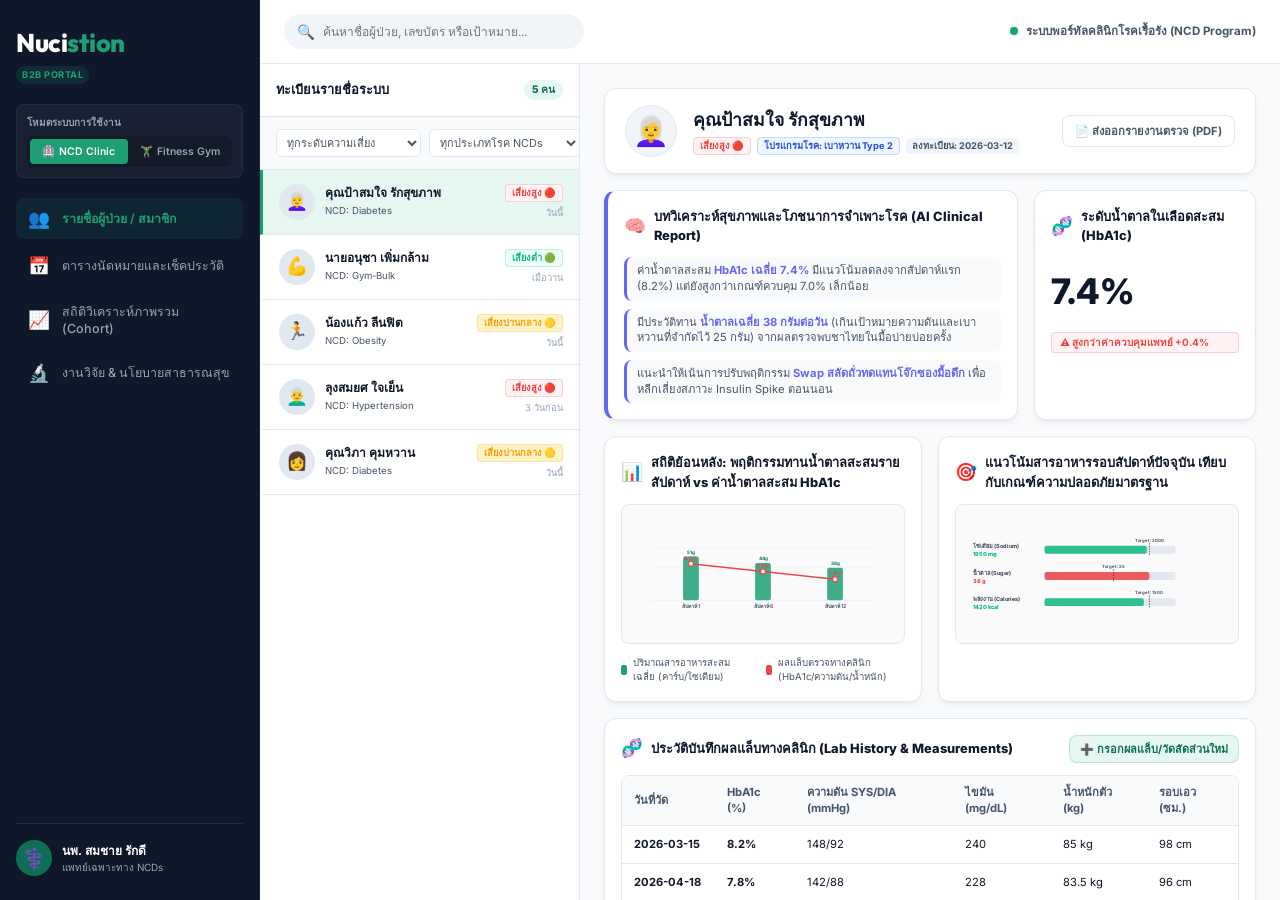
<file: b2b.html>
<!DOCTYPE html>
<html lang="th">
<head>
  <meta charset="UTF-8">
  <meta name="viewport" content="width=device-width, initial-scale=1.0">
  <title>Nucistion B2B Clinical & Fitness Portal</title>
  <!-- Google Fonts -->
  <link rel="preconnect" href="https://fonts.googleapis.com">
  <link rel="preconnect" href="https://fonts.gstatic.com" crossorigin>
  <link href="https://fonts.googleapis.com/css2?family=Inter:wght@300;400;500;600;700;800&family=Outfit:wght@300;400;500;600;700;800&display=swap" rel="stylesheet">
  <!-- CSS Link -->
  <link rel="stylesheet" href="b2b_styles.css">
</head>
<body>

  <!-- ==================== MAIN DASHBOARD LAYOUT ==================== -->
  <div class="dashboard-container">
    
    <!-- ==================== SIDEBAR ==================== -->
    <aside class="sidebar">
      <div class="sidebar-header">
        <div class="logo">Nuci<span>stion</span></div>
        <span class="logo-badge">B2B Portal</span>
      </div>

      <!-- DUAL-MODE TOGGLE SWITCH -->
      <div class="mode-toggle-box">
        <span class="mode-toggle-label">โหมดระบบการใช้งาน</span>
        <div class="mode-toggle-buttons">
          <button id="mode-btn-ncd" class="mode-btn active" onclick="switchB2BMode('ncd')">
            <span class="btn-icon">🏥</span> NCD Clinic
          </button>
          <button id="mode-btn-fitness" class="mode-btn" onclick="switchB2BMode('fitness')">
            <span class="btn-icon">🏋️‍♂️</span> Fitness Gym
          </button>
        </div>
      </div>

      <nav class="sidebar-nav">
        <ul>
          <li>
            <button class="nav-link active" id="nav-btn-patients" onclick="switchB2BTab('patients')">
              <span class="link-icon">👥</span> รายชื่อผู้ป่วย / สมาชิก
            </button>
          </li>
          <li>
            <button class="nav-link" id="nav-btn-calendar" onclick="switchB2BTab('calendar')">
              <span class="link-icon">📅</span> ตารางนัดหมายและเช็คประวัติ
            </button>
          </li>
          <li>
            <button class="nav-link" id="nav-btn-analytics" onclick="switchB2BTab('analytics')">
              <span class="link-icon">📈</span> สถิติวิเคราะห์ภาพรวม (Cohort)
            </button>
          </li>
          <li>
            <button class="nav-link" id="nav-btn-research" onclick="switchB2BTab('research')">
              <span class="link-icon">🔬</span> งานวิจัย & นโยบายสาธารณสุข
            </button>
          </li>
        </ul>
      </nav>

      <div class="sidebar-footer">
        <div class="user-profile">
          <div class="avatar" id="portal-avatar">⚕️</div>
          <div class="user-info">
            <div class="user-name" id="portal-user-name">นพ. สมชาย รักดี</div>
            <div class="user-role" id="portal-user-role">แพทย์เฉพาะทาง NCDs</div>
          </div>
        </div>
      </div>
    </aside>

    <!-- ==================== MAIN SECTION ==================== -->
    <main class="main-content">
      
      <!-- TOP HEADER -->
      <header class="header">
        <div class="header-search-area">
          <span class="search-icon">🔍</span>
          <input type="text" id="global-search" placeholder="ค้นหาชื่อผู้ป่วย, เลขบัตร หรือเป้าหมาย..." oninput="handleGlobalSearch()">
        </div>
        <div class="header-status-area">
          <span class="status-indicator-dot"></span>
          <span class="status-txt" id="header-status-title">ระบบพอร์ทัลคลินิกโรคเรื้อรัง (NCD Program)</span>
        </div>
      </header>

      <!-- ==================== TAB 1: PATIENT REGISTRY & PROFILE ==================== -->
      <section class="tab-panel active" id="panel-patients">
        <div class="split-layout">
          
          <!-- LEFT COLUMN: Patient Registry List (A.1, A.2) -->
          <div class="split-list-panel">
            <div class="panel-section-head">
              <span>ทะเบียนรายชื่อระบบ</span>
              <span class="count-badge" id="patient-count-badge">0 คน</span>
            </div>

            <!-- Filter Grid -->
            <div class="registry-filter-box">
              <div class="filter-row">
                <select id="filter-risk" class="filter-select" onchange="applyRegistryFilters()">
                  <option value="all">ทุกระดับความเสี่ยง</option>
                  <option value="red">🔴 เสี่ยงสูง (High Risk)</option>
                  <option value="yellow">🟡 เสี่ยงปานกลาง</option>
                  <option value="green">🟢 เสี่ยงต่ำ/ควบคุมได้</option>
                </select>
                <select id="filter-type" class="filter-select" onchange="applyRegistryFilters()">
                  <option value="all" id="filter-type-opt-all">ทุกประเภทโรค</option>
                  <option value="Diabetes" class="clinic-only-opt">🩸 เบาหวาน (Diabetes)</option>
                  <option value="Hypertension" class="clinic-only-opt">💊 ความดันโลหิตสูง</option>
                  <option value="Obesity" class="clinic-only-opt">⚖️ โรคอ้วน</option>
                  <option value="Bulk" class="fitness-only-opt" style="display:none;">🏋️‍♂️ Bulk (เพิ่มกล้าม)</option>
                  <option value="Cut" class="fitness-only-opt" style="display:none;">🏃 Cut (ลดไขมัน)</option>
                  <option value="Recomp" class="fitness-only-opt" style="display:none;">⚖️ Recomp</option>
                </select>
              </div>
            </div>

            <!-- Registry Scroll Container -->
            <div class="registry-list" id="registry-items-list">
              <!-- Rendered dynamically -->
            </div>
          </div>

          <!-- RIGHT COLUMN: Patient Detail Sheet (A.3, B.1, B.2, B.3, B.4, B.5) -->
          <div class="split-detail-panel">
            
            <div id="no-patient-selected-view" class="center-empty-state">
              <div style="font-size:3rem; margin-bottom:12px;">👥</div>
              <h3>กรุณาเลือกรายชื่อสมาชิกหรือผู้ป่วย</h3>
              <p>เลือกรายชื่อจากแถบด้านซ้ายเพื่อเปิดดูประวัติสุขภาพ บทวิเคราะห์ AI และผลแล็บโดยละเอียด</p>
            </div>

            <div id="patient-active-details" style="display: none;">
              
              <!-- Patient Card Top Profile Header -->
              <div class="detail-header-card">
                <div class="dh-left">
                  <div class="dh-avatar-large" id="det-avatar">👩‍🦳</div>
                  <div class="dh-info">
                    <h2 id="det-name">คุณป้าสมใจ รักสุขภาพ</h2>
                    <div class="dh-tags-row">
                      <span class="badge badge-risk-red" id="det-risk-badge">เสี่ยงสูง 🔴</span>
                      <span class="badge badge-ncd-tag" id="det-program-badge">โปรแกรมเบาหวาน (Diabetes)</span>
                      <span class="badge badge-sub" id="det-enroll-date">ลงทะเบียน: 12 เม.ย. 2026</span>
                    </div>
                  </div>
                </div>
                <div class="dh-right">
                  <button class="export-btn" onclick="openPrintPdfModal()">📄 ส่งออกรายงานตรวจ (PDF)</button>
                </div>
              </div>

              <!-- AI Medical Summary & Protein/LBM Target Cards (B.1) -->
              <div class="detail-grid-row">
                
                <!-- Clinical Intelligence: AI Medical Summary Card -->
                <div class="dashboard-card border-accent" style="flex: 2;">
                  <div class="card-title-row">
                    <span class="card-icon">🧠</span>
                    <h3 class="card-title" id="ai-card-title">บทวิเคราะห์อาการโดยแพทย์ AI (Claude Clinical Summary)</h3>
                  </div>
                  <div class="ai-clinical-bullets" id="det-ai-bullets">
                    <!-- Dynamic bullet points in Thai -->
                  </div>
                </div>

                <!-- Protein Target (Fitness Mode) or Fasting glucose (NCD Mode) -->
                <div class="dashboard-card" style="flex: 1;" id="dynamic-kpi-card">
                  <!-- Swapped dynamic values (Protein target vs Sugar/BP outcome) -->
                </div>
              </div>

              <!-- Dual-Axis correlation charts & Nutrient safety trends (B.2, B.4) -->
              <div class="detail-grid-row">
                
                <!-- Food-Lab Correlation dual-axis SVG Chart (B.2) -->
                <div class="dashboard-card" style="flex: 1;">
                  <div class="card-title-row">
                    <span class="card-icon">📊</span>
                    <h3 class="card-title" id="corr-chart-title">กราฟความสัมพันธ์: อาหารคาร์โบไฮเดรตสะสม vs ค่าน้ำตาล HbA1c (90 วัน)</h3>
                  </div>
                  <div class="svg-chart-container" id="correlation-svg-container">
                    <!-- Dynamic Dual Axis Chart Rendered here -->
                  </div>
                  <div class="chart-legend">
                    <span class="legend-item"><span class="legend-color primary-bg"></span> ปริมาณสารอาหารสะสมเฉลี่ย (คาร์บ/โซเดียม)</span>
                    <span class="legend-item"><span class="legend-color danger-bg"></span> ผลแล็บตรวจทางคลินิก (HbA1c/ความดัน/น้ำหนัก)</span>
                  </div>
                </div>

                <!-- SVG Weekly Nutrition target vs WHO guidelines (B.4) -->
                <div class="dashboard-card" style="flex: 1;">
                  <div class="card-title-row">
                    <span class="card-icon">🎯</span>
                    <h3 class="card-title">แนวโน้มสารอาหารรอบสัปดาห์ปัจจุบัน เทียบกับเกณฑ์ความปลอดภัยมาตรฐาน</h3>
                  </div>
                  <div class="svg-chart-container" id="safety-trends-svg-container">
                    <!-- Dynamic target indicator bar charts -->
                  </div>
                </div>

              </div>

              <!-- Editable Lab inputs and Lab logs (B.3) -->
              <div class="dashboard-card">
                <div class="card-title-row" style="justify-content: space-between;">
                  <div style="display:flex; align-items:center; gap:8px;">
                    <span class="card-icon">🧬</span>
                    <h3 class="card-title" id="lab-history-title">ประวัติบันทึกผลแล็บทางคลินิก (Lab History & Measurements)</h3>
                  </div>
                  <button class="add-btn-accent" onclick="toggleLabFormPopup(true)">➕ กรอกผลแล็บ/วัดสัดส่วนใหม่</button>
                </div>
                
                <!-- Lab History Table -->
                <div class="table-container">
                  <table class="data-table">
                    <thead>
                      <tr id="lab-table-headers">
                        <th>วันที่วัด</th>
                        <th>HbA1c (%)</th>
                        <th>ความดันโลหิต (mmHg)</th>
                        <th>ไขมันคอเลสเตอรอล (mg/dL)</th>
                        <th>น้ำหนักตัว (kg)</th>
                        <th>รอบเอว (ซม.)</th>
                      </tr>
                    </thead>
                    <tbody id="lab-history-table-body">
                      <!-- Populated dynamically -->
                    </tbody>
                  </table>
                </div>
              </div>

            </div>

          </div>

        </div>
      </section>

      <!-- ==================== TAB 2: APPOINTMENT MANAGER (A.4) ==================== -->
      <section class="tab-panel" id="panel-calendar">
        <div class="panel-header-section">
          <h2>📅 ตารางนัดหมายผู้เข้าพบแพทย์ & เทรนเนอร์ประจำสัปดาห์</h2>
          <p>ตรวจสอบนัดหมายคนไข้พร้อมติดตามสถานะการจดบันทึกอาหารเพื่อวางแผนการรักษาก่อนเข้าห้องตรวจ</p>
        </div>

        <div class="calendar-workspace">
          <!-- Left side: mini list of scheduled today -->
          <div class="calendar-sidebar-list">
            <h4>คนไข้นัดวันนี้ (Scheduled Today)</h4>
            <div id="today-appointments-shortlist" class="appt-short-list">
              <!-- Loaded dynamically -->
            </div>
          </div>

          <!-- Right side: Weekly Grid View -->
          <div class="calendar-grid-view">
            <div class="cal-grid-header">
              <div>จันทร์</div>
              <div>อังคาร</div>
              <div>พุธ</div>
              <div>พฤหัสบดี</div>
              <div>ศุกร์</div>
              <div>เสาร์</div>
              <div>อาทิตย์</div>
            </div>
            <div class="cal-grid-cells" id="calendar-days-cells">
              <!-- Rendered dynamically -->
            </div>
          </div>
        </div>
      </section>

      <!-- ==================== TAB 3: POPULATION ANALYTICS (C.1, C.2, C.3, C.4, C.5) ==================== -->
      <section class="tab-panel" id="panel-analytics">
        <div class="panel-header-section">
          <h2>📈 ประมวลผลและสถิติภาพรวมของผู้ป่วยในระบบ (Cohort Population Analytics)</h2>
          <p>เจาะลึกแนวโน้มสุขภาพของกลุ่มผู้ป่วยเป้าหมาย เพื่อประเมินประสิทธิภาพและผลลัพธ์ของโปรแกรมดูแลพฤติกรรมสะสม</p>
        </div>

        <!-- Cohort KPI Dashboard Widget (C.1) -->
        <div class="kpi-grid">
          <div class="kpi-card">
            <span class="kpi-label">จำนวนสมาชิกร่วมโปรแกรมสะสม</span>
            <span class="kpi-value" id="kpi-total-patients">142 คน</span>
            <span class="kpi-sub green">↑ เพิ่มขึ้น 12 คนสัปดาห์นี้</span>
          </div>
          <div class="kpi-card">
            <span class="kpi-label">Healthy Choice Score เฉลี่ยกลุ่ม</span>
            <span class="kpi-value" id="kpi-avg-score">76.4 / 100</span>
            <span class="kpi-sub green">↑ พัฒนาดีขึ้น +3.2 คะแนน</span>
          </div>
          <div class="kpi-card">
            <span class="kpi-label">% ผู้ป่วยที่คุมแล็บ/ผลลัพธ์ดีขึ้น</span>
            <span class="kpi-value" id="kpi-pct-improving">72.8%</span>
            <span class="kpi-sub green">✓ ผ่านตามเป้าหมายของกองทุน</span>
          </div>
          <div class="kpi-card">
            <span class="kpi-label">ปริมาณโซเดียมสะสมเฉลี่ยที่ลดได้</span>
            <span class="kpi-value" id="kpi-sodium-reduc">360 mg/วัน</span>
            <span class="kpi-sub green">↓ ลดลง 18% จากค่าดั้งเดิม</span>
          </div>
        </div>

        <div class="analytics-grid">
          
          <!-- Geographic Heatmap Thailand Zip Codes (C.2) -->
          <div class="dashboard-card" style="grid-column: span 3;">
            <div class="card-title-row">
              <span class="card-icon">🗺️</span>
              <h3 class="card-title" id="map-chart-title">แผนที่พฤติกรรมสะสมโซเดียมและน้ำตาลเฉลี่ยตามเขตพื้นที่ (Thailand Regional Heatmap)</h3>
            </div>
            <div class="map-layout-container">
              <div class="map-view" id="thailand-svg-map-container">
                <!-- SVG Interactive Thailand Map populated here -->
              </div>
              <div class="map-sidebar-info">
                <h4>สรุปหนาแน่นโภชนาการพื้นที่</h4>
                <div class="map-legend-vertical">
                  <div class="ml-item"><span class="ml-color" style="background:rgba(239, 68, 68, 0.85);"></span> 🔴 โซเดียมเกินเกณฑ์ >2,500mg (เสี่ยงสูง)</div>
                  <div class="ml-item"><span class="ml-color" style="background:rgba(245, 158, 11, 0.85);"></span> 🟡 โซเดียมก้ำกึ่ง 1,500 - 2,500mg</div>
                  <div class="ml-item"><span class="ml-color" style="background:rgba(16, 185, 129, 0.85);"></span> 🟢 ปลอดภัยได้มาตรฐาน <1,500mg</div>
                </div>
                <div class="region-stats-card" id="map-hover-region-card">
                  <span class="r-title">จิ้มเลือกพื้นที่บนแผนที่</span>
                  <div class="r-metrics">
                    <div>โซเดียมเฉลี่ย: <span class="bold">—</span></div>
                    <div>น้ำตาลเฉลี่ย: <span class="bold">—</span></div>
                    <div>ระดับความเสี่ยง: <span class="bold">—</span></div>
                  </div>
                </div>
              </div>
            </div>
          </div>

          <!-- Trigger Food Analysis (C.3) -->
          <div class="dashboard-card" style="grid-column: span 2;">
            <div class="card-title-row">
              <span class="card-icon">⚠️</span>
              <h3 class="card-title">อาหารกระตุ้นอาการอันดับต้นๆ (Trigger Food Analysis)</h3>
            </div>
            <div class="trigger-foods-bar-list" id="trigger-foods-bars">
              <!-- Dynamically rendered bars -->
            </div>
          </div>

          <!-- Outcome Validation & Intervention Success Rate (C.4, C.5) -->
          <div class="dashboard-card" style="grid-column: span 3;">
            <div class="card-title-row">
              <span class="card-icon">📈</span>
              <h3 class="card-title">ประสิทธิภาพคำแนะนำเชิงพฤติกรรม (Intervention Success Rate)</h3>
            </div>
            <div class="table-container">
              <table class="data-table">
                <thead>
                  <tr>
                    <th>คำแนะนำเชิงพฤติกรรม (AI Intervention)</th>
                    <th>ความนิยมเลือกทำ</th>
                    <th>อัตราความสำเร็จลดโซเดียม/น้ำตาล</th>
                    <th>ผลแล็บเฉลี่ยที่ลดลง</th>
                    <th>ประสิทธิผลเฉลี่ย</th>
                  </tr>
                </thead>
                <tbody id="intervention-table-body">
                  <!-- Populated dynamically -->
                </tbody>
              </table>
            </div>
          </div>

        </div>
      </section>

      <!-- ==================== TAB 4: RESEARCH & PUBLIC HEALTH (D.1, D.2, D.3) ==================== -->
      <section class="tab-panel" id="panel-research">
        <div class="panel-header-section">
          <h2>🔬 งานวิจัยและแบ่งปันข้อมูลสาธารณสุขนิรนาม (Research & Public Health Portal)</h2>
          <p>เข้าถึงชุดข้อมูลนิรนามที่ได้รับความยินยอม (Opt-in) จากแอปพลิเคชันฝั่งผู้ใช้งานทั่วไปเพื่อนำไปศึกษาวิจัยเชิงโภชนาการป้องกันโรคระดับนโยบาย</p>
        </div>

        <div class="research-grid">
          
          <!-- Anonymous Data Summary (D.1) -->
          <div class="dashboard-card">
            <div class="card-title-row">
              <span class="card-icon">🔒</span>
              <h3 class="card-title">สถิติชุดข้อมูลแบ่งปันนิรนาม (Anonymous Dataset Statistics)</h3>
            </div>
            <div class="stats-large-row">
              <div class="stats-item">
                <span class="num" id="res-total-records">82,410 มื้อ</span>
                <span class="lbl">ประวัติมื้ออาหารที่ได้รับสิทธิ์วิจัย</span>
              </div>
              <div class="stats-item">
                <span class="num" id="res-optin-users">2,415 คน</span>
                <span class="lbl">จำนวนบัญชีผู้ใช้งานกึ่งนิรนามที่ยินยอมเข้าร่วม</span>
              </div>
            </div>
            <div style="font-size: 0.65rem; color: var(--text-secondary); background: var(--bg); padding: 8px; border-radius: 6px; border: 1px dashed var(--border); margin-top: 10px; line-height: 1.4;">
              *หมายเหตุ: ข้อมูลทั้งหมดจะผ่านการทำกระบวนการ Anonymization เพื่อลบข้อมูลระบุตัวตนและเลขประจำตัวผู้ป่วยออกอย่างสมบูรณ์แบบก่อนนำเข้าระบบวิเคราะห์
            </div>
          </div>

          <!-- Dataset Exporter Panel (D.2) -->
          <div class="dashboard-card">
            <div class="card-title-row">
              <span class="card-icon">📥</span>
              <h3 class="card-title">ศูนย์ดาวน์โหลดข้อมูลวิจัยโภชนาการแห่งชาติ (Research Exporter)</h3>
            </div>
            <div class="form-group">
              <label class="form-label" style="font-size:0.68rem;">1. เลือกเงื่อนไขกรองกลุ่มข้อมูลเป้าหมาย</label>
              <div style="display:flex; gap:8px;">
                <select id="export-ncd-filter" class="filter-select" style="margin:0; flex:1;">
                  <option value="all">โรคทั้งหมด (NCDs Collective)</option>
                  <option value="diabetes">เฉพาะผู้ป่วยคุมเบาหวาน</option>
                  <option value="hypertension">เฉพาะผู้ป่วยคุมความดันโลหิตสูง</option>
                </select>
                <select id="export-region-filter" class="filter-select" style="margin:0; flex:1;">
                  <option value="all">ทั่วประเทศ (All regions)</option>
                  <option value="bangkok">กรุงเทพมหานครและปริมณฑล</option>
                  <option value="north">ภาคเหนือและรอยต่อ</option>
                  <option value="northeast">ภาคตะวันออกเฉียงเหนือ</option>
                </select>
              </div>
            </div>
            <div class="form-group" style="margin-top:10px;">
              <label class="form-label" style="font-size:0.68rem;">2. เลือกรูปแบบไฟล์ชุดข้อมูลนิรนาม</label>
              <div style="display:flex; gap:8px;">
                <button class="primary-btn" style="flex:1; margin:0; font-size:0.7rem;" onclick="simulateResearchExport('CSV')">ดาวน์โหลด Dataset (CSV) 📊</button>
                <button class="primary-btn" style="flex:1; margin:0; font-size:0.7rem; background:#4f46e5; border-color:#4338ca;" onclick="simulateResearchExport('JSON')">ดาวน์โหลด Dataset (JSON) 📁</button>
              </div>
            </div>
          </div>

          <!-- Policy Insight Panel (D.3) -->
          <div class="dashboard-card" style="grid-column: span 2;">
            <div class="card-title-row">
              <span class="card-icon">📢</span>
              <h3 class="card-title">รายงานข้อมูลเตือนภัยเชิงนโยบาย (Policy Insight Alerts Report)</h3>
            </div>
            <div class="policy-alerts-list" id="policy-alerts-container">
              <!-- Populated dynamically -->
            </div>
          </div>

        </div>
      </section>

    </main>

  </div>

  <!-- ==================== POPUP: LAB LOGS INPUT FORM (B.3) ==================== -->
  <div class="modal-overlay" id="lab-form-modal-overlay">
    <div class="modal-card" style="max-width: 420px;">
      <div class="modal-header">
        <h3 class="modal-title">🧬 บันทึกผลแล็บและขนาดสัดส่วนทางคลินิก</h3>
        <button class="modal-close-btn" onclick="toggleLabFormPopup(false)">✕</button>
      </div>
      <div class="modal-body">
        <div class="form-group">
          <label class="form-label">วันที่ตรวจ / วัดค่า</label>
          <input type="date" id="lab-input-date" class="form-input" value="2026-06-03">
        </div>
        
        <!-- Field groups adapt dynamically depending on selected patient's active program -->
        <div class="form-group">
          <label class="form-label">น้ำหนักตัว (Weight - kg)</label>
          <input type="number" step="0.1" id="lab-input-weight" class="form-input" placeholder="น้ำหนักตัวปัจจุบัน">
        </div>
        <div class="form-group">
          <label class="form-label">รอบเอว (Waist - ซม.)</label>
          <input type="number" id="lab-input-waist" class="form-input" placeholder="รอบเอว (ซม.)">
        </div>
        
        <!-- Clinical only inputs (hidden in fitness mode) -->
        <div class="form-group clinic-only-field">
          <label class="form-label">ระดับน้ำตาลสะสมในเลือด (HbA1c - %)</label>
          <input type="number" step="0.1" id="lab-input-hba1c" class="form-input" placeholder="ค่าเปอร์เซ็นต์น้ำตาลสะสม">
        </div>
        <div class="form-group clinic-only-field">
          <label class="form-label">ความดันโลหิต (SYS/DIA - mmHg เช่น 135/85)</label>
          <input type="text" id="lab-input-bp" class="form-input" placeholder="ค่าความดันโลหิต SYS/DIA">
        </div>
        <div class="form-group clinic-only-field">
          <label class="form-label">ไขมันคอเลสเตอรอลรวม (LDL/Total - mg/dL)</label>
          <input type="number" id="lab-input-chol" class="form-input" placeholder="คอเลสเตอรอลรวม">
        </div>
      </div>
      <div class="modal-footer">
        <button class="primary-btn" style="background:#475569; margin:0;" onclick="toggleLabFormPopup(false)">ยกเลิก</button>
        <button class="primary-btn" style="margin:0;" onclick="saveNewLabMeasurement()">บันทึกข้อมูลสำเร็จ 💾</button>
      </div>
    </div>
  </div>

  <!-- ==================== POPUP: PRINT PDF HEALTH REPORT MODAL (B.5) ==================== -->
  <div class="modal-overlay" id="pdf-modal-overlay">
    <div class="modal-card" style="max-width: 600px; height: 90vh; display: flex; flex-direction: column;">
      <div class="modal-header">
        <h3 class="modal-title">📄 ส่งออกรายงานวิเคราะห์ประวัติผู้ป่วย (Clinical PDF Report)</h3>
        <button class="modal-close-btn" onclick="togglePdfModal(false)">✕</button>
      </div>
      
      <!-- Selection of range -->
      <div style="padding: 10px 16px; background: var(--bg); border-bottom: 1px solid var(--border); display: flex; gap: 10px; align-items: center;">
        <span style="font-size:0.7rem; font-weight:700;">เลือกระยะเวลาย้อนหลัง:</span>
        <select id="pdf-report-days" class="filter-select" style="margin:0; width:auto;" onchange="updatePdfReportData()">
          <option value="30">รายงานประวัติย้อนหลัง 30 วัน</option>
          <option value="90" selected>รายงานประวัติย้อนหลัง 90 วัน</option>
          <option value="180">รายงานประวัติย้อนหลัง 180 วัน</option>
        </select>
        <button class="primary-btn" style="margin:0; padding:6px 12px; font-size:0.7rem;" onclick="triggerBrowserPrint()">พิมพ์รายงานออกเครื่องพิมพ์ 🖨️</button>
      </div>

      <!-- Printable area mimicking a physical page -->
      <div class="modal-body" style="flex:1; overflow-y:auto; background: #525659; padding: 20px 0;">
        <div class="pdf-page-mock" id="pdf-printable-area">
          
          <div class="pdf-logo-row">
            <span class="p-logo">Nucistion Health Report</span>
            <span class="p-sub" id="pdf-report-period-lbl">รายงานรอบ 90 วัน</span>
          </div>
          
          <div class="pdf-divider"></div>
          
          <div class="pdf-section-title">ข้อมูลสมาชิก / ผู้ป่วย (Patient Demographics)</div>
          <div class="pdf-info-grid">
            <div><strong>ชื่อ-นามสกุล:</strong> <span id="pdf-p-name">คุณป้าสมใจ รักสุขภาพ</span></div>
            <div><strong>ระดับความเสี่ยง:</strong> <span id="pdf-p-risk">เสี่ยงสูง (High Risk)</span></div>
            <div><strong>โปรแกรมการรักษา:</strong> <span id="pdf-p-prog">เบาหวาน (Diabetes Program)</span></div>
            <div><strong>น้ำหนักปัจจุบัน:</strong> <span id="pdf-p-weight">82.0 kg</span></div>
            <div><strong>รอบเอวล่าสุด:</strong> <span id="pdf-p-waist">94 cm</span></div>
            <div><strong>ส่วนสูง:</strong> <span id="pdf-p-height">158 ซม.</span></div>
          </div>
          
          <div class="pdf-section-title" style="margin-top: 15px;">บทวินิจฉัยและข้อเสนอแนะโดยแพทย์ AI (AI Clinical Diagnostic Report)</div>
          <div class="pdf-ai-summary-block" id="pdf-ai-bullets-list">
            <!-- Loaded dynamically -->
          </div>

          <div class="pdf-section-title" style="margin-top: 15px;">สรุปพฤติกรรมโภชนาการเฉลี่ย เทียบกับเกณฑ์มาตรฐานความปลอดภัยแพทย์ (WHO Target)</div>
          <table class="pdf-table">
            <thead>
              <tr>
                <th>ประเภทสารอาหาร</th>
                <th>ปริมาณทานเฉลี่ยต่อวัน</th>
                <th>เกณฑ์จำกัดสูงสุด (WHO Limit)</th>
                <th>การเปรียบเทียบเชิงวิเคราะห์</th>
              </tr>
            </thead>
            <tbody>
              <tr>
                <td>🧂 โซเดียมสะสม (Sodium)</td>
                <td id="pdf-nut-sodium">1,950 mg</td>
                <td>&lt; 2,000 mg</td>
                <td id="pdf-eval-sodium" class="green-txt">✓ ปลอดภัยตามเกณฑ์</td>
              </tr>
              <tr>
                <td>🍬 น้ำตาลสะสม (Sugar)</td>
                <td id="pdf-nut-sugar">38 g</td>
                <td>&lt; 25 g</td>
                <td id="pdf-eval-sugar" class="red-txt">⚠️ เกินเป้าหมายจำกัด NCDs (+52%)</td>
              </tr>
              <tr>
                <td>🔥 พลังงานแคลอรี (Calories)</td>
                <td id="pdf-nut-calories">1,420 kcal</td>
                <td>1,500 kcal</td>
                <td id="pdf-eval-calories" class="green-txt">✓ สมดุลกับค่าเผาผลาญ</td>
              </tr>
            </tbody>
          </table>

          <div class="pdf-section-title" style="margin-top: 15px;">ประวัติตัวชี้วัดการประเมินทางคลินิก (Clinical Marker Progress Log)</div>
          <table class="pdf-table">
            <thead>
              <tr id="pdf-table-headers">
                <th>วันที่ตรวจวัด</th>
                <th>HbA1c (%)</th>
                <th>ความดัน SYS/DIA (mmHg)</th>
                <th>คอเลสเตอรอล (mg/dL)</th>
                <th>น้ำหนัก (kg)</th>
              </tr>
            </thead>
            <tbody id="pdf-lab-table-body">
              <!-- Loaded dynamically -->
            </tbody>
          </table>
          
          <div style="margin-top: 25px; display:flex; justify-content:space-between; font-size:0.6rem; color:#6b7280; border-top:1px solid #e5e7eb; padding-top:6px;">
            <span>เอกสารนี้สร้างโดยคอมพิวเตอร์ผ่านระบบวิเคราะห์ AI ของ Nucistion Clinical Portal</span>
            <span>ลงนาม: ______________________________ (แพทย์ผู้ดูแล)</span>
          </div>

        </div>
      </div>
    </div>
  </div>

  <!-- Scripts -->
  <script src="b2b_app.js"></script>
</body>
</html>
</file>
<file: styles.css>
:root {
  --primary: #1D9E75;
  --primary-dark: #0F6E56;
  --primary-light: #E6F6F1;
  --bg: #F8F7F4;
  --surface: #FFFFFF;
  --text-primary: #1A1A1A;
  --text-secondary: #6B6B6B;
  --text-muted: #A0A0A0;
  --border: #E8E7E3;
  --warning: #F59E0B;
  --warning-light: #FEF3C7;
  --danger: #EF4444;
  --danger-light: #FEE2E2;
  --ncd-teal: #0F6E56;
  --radius: 16px;
  --radius-sm: 8px;
  --radius-lg: 24px;
  --shadow: 0 4px 12px rgba(0, 0, 0, 0.05);
  --shadow-lg: 0 12px 30px rgba(0, 0, 0, 0.08);
  --font: 'Noto Sans Thai', 'Inter', system-ui, -apple-system, sans-serif;
  --transition: all 0.3s cubic-bezier(0.4, 0, 0.2, 1);
}

*, *::before, *::after {
  margin: 0;
  padding: 0;
  box-sizing: border-box;
}

body {
  font-family: var(--font);
  background: #EAE8E3;
  min-height: 100vh;
  color: var(--text-primary);
  display: flex;
  justify-content: center;
  align-items: center;
  overflow-x: hidden;
  padding: 20px;
}

/* Page Layout for Desktop Sandbox */
.app-sandbox {
  display: flex;
  gap: 30px;
  max-width: 1000px;
  width: 100%;
  align-items: center;
  justify-content: center;
}

@media (max-width: 850px) {
  .app-sandbox {
    flex-direction: column;
    padding-top: 10px;
  }
}

/* ===== PHONE FRAME SIMULATOR ===== */
.phone-frame {
  width: 390px;
  height: 800px;
  background: #000000;
  border-radius: 46px;
  padding: 12px;
  box-shadow: 
    0 0 0 4px #2c2c2a,
    0 25px 60px rgba(0, 0, 0, 0.25),
    0 0 0 1px rgba(255, 255, 255, 0.1);
  position: relative;
  flex-shrink: 0;
}

.phone-inner {
  width: 100%;
  height: 100%;
  background: var(--bg);
  border-radius: 36px;
  overflow: hidden;
  position: relative;
  display: flex;
  flex-direction: column;
  user-select: none;
  -webkit-user-select: none;
}

.phone-inner input,
.phone-inner textarea,
.phone-inner [contenteditable="true"] {
  user-select: text !important;
  -webkit-user-select: text !important;
}

/* Status Bar & Dynamic Notch */
.phone-notch {
  position: absolute;
  top: 0;
  left: 50%;
  transform: translateX(-50%);
  width: 130px;
  height: 26px;
  background: #000000;
  border-radius: 0 0 16px 16px;
  z-index: 999;
}

.phone-notch::before {
  content: '';
  position: absolute;
  top: 8px;
  right: 28px;
  width: 6px;
  height: 6px;
  background: #111122;
  border-radius: 50%;
}

.phone-status-bar {
  height: 44px;
  padding: 0 24px;
  display: flex;
  justify-content: space-between;
  align-items: flex-end;
  padding-bottom: 4px;
  font-size: 0.72rem;
  font-weight: 600;
  color: var(--text-primary);
  background: var(--bg);
  z-index: 90;
  flex-shrink: 0;
}

.phone-status-bar span.time {
  font-feature-settings: "tnum";
}

.status-right {
  display: flex;
  gap: 6px;
  align-items: center;
}

/* Phone screens wrapper */
.phone-screens {
  flex: 1;
  position: relative;
  overflow: hidden;
}

.screen {
  position: absolute;
  inset: 0;
  overflow-y: auto;
  overflow-x: hidden;
  background: var(--bg);
  display: none;
  flex-direction: column;
  padding-bottom: 24px;
}

.screen.active {
  display: flex;
}

.screen::-webkit-scrollbar {
  display: none; /* Hide scrollbars inside mobile phone simulator */
}

/* ===== APP BOTTOM NAV ===== */
.bottom-nav {
  height: 68px;
  background: var(--surface);
  display: flex;
  justify-content: space-around;
  align-items: center;
  border-top: 1px solid var(--border);
  flex-shrink: 0;
  padding-bottom: 8px;
  z-index: 100;
}

.nav-item {
  display: flex;
  flex-direction: column;
  align-items: center;
  justify-content: center;
  gap: 2px;
  cursor: pointer;
  border: none;
  background: none;
  font-family: var(--font);
  flex: 1;
  height: 100%;
  color: var(--text-muted);
  transition: var(--transition);
  position: relative;
}

.nav-icon {
  font-size: 1.25rem;
  transition: transform 0.2s ease;
}

.nav-label {
  font-size: 0.62rem;
  font-weight: 500;
}

.nav-item.active {
  color: var(--primary);
}

.nav-item.active .nav-icon {
  transform: scale(1.15) translateY(-2px);
}

.nav-item.active .nav-label {
  font-weight: 700;
}

.nav-item.scan-item {
  position: relative;
}

.nav-item.scan-item .scan-btn-inner {
  width: 48px;
  height: 48px;
  border-radius: 50%;
  background: var(--text-muted);
  display: flex;
  align-items: center;
  justify-content: center;
  color: white;
  box-shadow: 0 2px 6px rgba(0, 0, 0, 0.1);
  margin-top: -24px;
  border: 3px solid var(--surface);
  transition: var(--transition);
}

.nav-item.scan-item.active .scan-btn-inner {
  background: var(--primary);
  transform: scale(1.1);
  box-shadow: 0 4px 10px rgba(29, 158, 117, 0.4);
}

/* ===== ONBOARDING STYLES ===== */
.onboarding-progress-container {
  padding: 8px 24px 0;
  background: var(--bg);
  position: sticky;
  top: 0;
  z-index: 80;
}

.onboarding-progress-bar {
  height: 6px;
  background: var(--border);
  border-radius: 100px;
  overflow: hidden;
  display: flex;
}

.onboarding-progress-fill {
  height: 100%;
  width: 20%;
  background: var(--primary);
  border-radius: 100px;
  transition: width 0.4s ease;
}

.onboarding-step-label {
  font-size: 0.65rem;
  color: var(--text-secondary);
  font-weight: 600;
  margin-top: 4px;
  display: block;
}

/* Step 1: Welcome */
.welcome-container {
  display: flex;
  flex-direction: column;
  align-items: center;
  justify-content: center;
  text-align: center;
  padding: 40px 24px;
  height: 100%;
}

.welcome-logo-area {
  margin-top: 80px;
  margin-bottom: 30px;
}

.welcome-logo {
  font-size: 3.5rem;
  font-weight: 800;
  color: var(--primary);
  letter-spacing: -1px;
}

.welcome-logo span {
  color: var(--primary-dark);
}

.welcome-tagline {
  font-size: 1.15rem;
  font-weight: 700;
  color: var(--text-primary);
  margin-bottom: 120px;
}

.welcome-illust {
  font-size: 5rem;
  margin-bottom: 40px;
  animation: float 3s ease-in-out infinite;
}

@keyframes float {
  0%, 100% { transform: translateY(0); }
  50% { transform: translateY(-10px); }
}

/* Input Styles */
.form-group {
  margin-bottom: 16px;
  width: 100%;
  padding: 0 24px;
}

.form-label {
  font-size: 0.8rem;
  font-weight: 600;
  color: var(--text-secondary);
  margin-bottom: 6px;
  display: block;
}

.form-input {
  width: 100%;
  padding: 12px 16px;
  border-radius: var(--radius);
  border: 1.5px solid var(--border);
  background: var(--surface);
  font-family: var(--font);
  font-size: 0.9rem;
  color: var(--text-primary);
  outline: none;
  transition: var(--transition);
}

.form-input:focus {
  border-color: var(--primary);
  box-shadow: 0 0 0 3px rgba(29, 158, 117, 0.1);
}

.gender-select {
  display: flex;
  gap: 8px;
}

.gender-btn {
  flex: 1;
  padding: 12px;
  border-radius: var(--radius);
  border: 1.5px solid var(--border);
  background: var(--surface);
  color: var(--text-secondary);
  font-family: var(--font);
  font-size: 0.85rem;
  font-weight: 600;
  cursor: pointer;
  text-align: center;
  transition: var(--transition);
}

.gender-btn.active {
  background: var(--primary-light);
  border-color: var(--primary);
  color: var(--primary-dark);
}

.input-row {
  display: flex;
  gap: 12px;
}

/* BMI Widget */
.bmi-widget {
  background: var(--surface);
  border-radius: var(--radius);
  padding: 16px;
  margin: 16px 24px;
  box-shadow: var(--shadow);
  display: flex;
  align-items: center;
  justify-content: space-between;
}

.bmi-left {
  display: flex;
  flex-direction: column;
}

.bmi-title {
  font-size: 0.72rem;
  color: var(--text-secondary);
  font-weight: 600;
}

.bmi-value {
  font-size: 1.5rem;
  font-weight: 800;
  color: var(--text-primary);
  margin-top: 2px;
}

.bmi-badge {
  padding: 4px 10px;
  border-radius: 100px;
  font-size: 0.68rem;
  font-weight: 700;
  margin-top: 4px;
  display: inline-block;
  text-align: center;
}

.bmi-badge.green { background: #D1FAE5; color: #065F46; }
.bmi-badge.amber { background: #FEF3C7; color: #92400E; }
.bmi-badge.red { background: #FEE2E2; color: #991B1B; }

.bmi-calories {
  text-align: right;
}

.calories-title {
  font-size: 0.68rem;
  color: var(--text-secondary);
}

.calories-val {
  font-size: 1.3rem;
  font-weight: 800;
  color: var(--primary);
}

/* Card Selection Screens */
.section-title {
  font-size: 0.95rem;
  font-weight: 700;
  color: var(--text-primary);
  margin: 20px 24px 10px;
}

.preset-cards {
  display: flex;
  flex-direction: column;
  gap: 10px;
  padding: 0 24px;
}

.preset-card {
  background: var(--surface);
  border: 1.5px solid var(--border);
  border-radius: var(--radius);
  padding: 14px 16px;
  cursor: pointer;
  display: flex;
  gap: 12px;
  align-items: flex-start;
  transition: var(--transition);
}

.preset-card:hover {
  transform: translateY(-1px);
}

.preset-icon {
  font-size: 1.4rem;
  background: #F1F3F0;
  width: 36px;
  height: 36px;
  border-radius: 12px;
  display: flex;
  align-items: center;
  justify-content: center;
  flex-shrink: 0;
}

.preset-info {
  flex: 1;
}

.preset-name {
  font-size: 0.88rem;
  font-weight: 700;
  color: var(--text-primary);
}

.preset-desc {
  font-size: 0.72rem;
  color: var(--text-secondary);
  margin-top: 2px;
  line-height: 1.4;
}

.ncd-badge-tag {
  background: var(--primary-light);
  color: var(--ncd-teal);
  font-size: 0.62rem;
  font-weight: 700;
  padding: 2px 8px;
  border-radius: 100px;
  display: inline-block;
  margin-top: 6px;
}

.preset-card.active {
  border-color: var(--primary);
  background: var(--primary-light);
}

.preset-card.active .preset-icon {
  background: var(--surface);
  color: var(--primary);
}

/* Step 4: Preview Targets */
.target-preview-grid {
  display: grid;
  grid-template-columns: 1fr 1fr;
  gap: 12px;
  padding: 10px 24px;
}

.target-card {
  background: var(--surface);
  border-radius: var(--radius);
  padding: 14px;
  box-shadow: var(--shadow);
  display: flex;
  flex-direction: column;
}

.target-card-icon {
  font-size: 1.25rem;
  margin-bottom: 8px;
}

.target-card-label {
  font-size: 0.68rem;
  color: var(--text-secondary);
  font-weight: 600;
}

.target-card-val {
  font-size: 1.15rem;
  font-weight: 800;
  color: var(--text-primary);
  margin-top: 2px;
}

.target-card-limit {
  font-size: 0.6rem;
  color: var(--ncd-teal);
  font-weight: 700;
  margin-top: 4px;
}

/* Step 5: Notifications setup */
.setup-group {
  background: var(--surface);
  border-radius: var(--radius);
  padding: 16px;
  margin: 10px 24px;
  box-shadow: var(--shadow);
}

.setup-title {
  font-size: 0.85rem;
  font-weight: 700;
  margin-bottom: 12px;
}

.time-slots {
  display: flex;
  flex-direction: column;
  gap: 8px;
}

.time-slot-row {
  display: flex;
  justify-content: space-between;
  align-items: center;
  padding: 6px 0;
  border-bottom: 1px solid var(--border);
}

.time-slot-row:last-child {
  border-bottom: none;
}

.time-slot-label {
  font-size: 0.8rem;
  color: var(--text-primary);
}

.time-slot-input {
  border: 1px solid var(--border);
  border-radius: var(--radius-sm);
  padding: 4px 8px;
  font-family: var(--font);
  font-size: 0.8rem;
  outline: none;
}

.toggle-row {
  display: flex;
  justify-content: space-between;
  align-items: center;
  padding: 12px 0;
  border-bottom: 1px solid var(--border);
}

.toggle-row:last-child {
  border-bottom: none;
}

.toggle-info {
  display: flex;
  flex-direction: column;
  max-width: 80%;
}

.toggle-label {
  font-size: 0.82rem;
  font-weight: 600;
}

.toggle-desc {
  font-size: 0.65rem;
  color: var(--text-secondary);
}

/* Toggle Switch Control */
.switch {
  position: relative;
  display: inline-block;
  width: 38px;
  height: 22px;
}

.switch input {
  opacity: 0;
  width: 0;
  height: 0;
}

.slider {
  position: absolute;
  cursor: pointer;
  inset: 0;
  background-color: var(--border);
  transition: .3s;
  border-radius: 34px;
}

.slider::before {
  position: absolute;
  content: "";
  height: 16px;
  width: 16px;
  left: 3px;
  bottom: 3px;
  background-color: white;
  transition: .3s;
  border-radius: 50%;
}

input:checked + .slider {
  background-color: var(--primary);
}

input:checked + .slider::before {
  transform: translateX(16px);
}

/* Global Onboarding Buttons styling */
.btn-container {
  padding: 16px 24px;
  margin-top: auto;
}

.primary-btn {
  width: 100%;
  padding: 14px;
  background: var(--primary);
  color: white;
  border: none;
  border-radius: var(--radius);
  font-family: var(--font);
  font-size: 0.95rem;
  font-weight: 700;
  cursor: pointer;
  text-align: center;
  transition: var(--transition);
  box-shadow: 0 4px 12px rgba(29, 158, 117, 0.2);
}

.primary-btn:hover {
  background: var(--primary-dark);
  transform: translateY(-1px);
}

.primary-btn:active {
  transform: translateY(0);
}

.secondary-link {
  display: block;
  text-align: center;
  font-size: 0.75rem;
  color: var(--text-secondary);
  margin-top: 14px;
  text-decoration: none;
  font-weight: 600;
}

.secondary-link:hover {
  color: var(--primary);
}

.subtitle-center {
  text-align: center;
  font-size: 0.72rem;
  color: var(--text-secondary);
  padding: 0 24px;
  margin-top: 8px;
}

/* ===== TAB 1: HOME DASHBOARD ===== */
.home-top-bar {
  display: flex;
  justify-content: space-between;
  align-items: center;
  padding: 14px 20px 8px;
}

.user-greeting {
  display: flex;
  flex-direction: column;
}

.user-greeting span.hi {
  font-size: 0.8rem;
  color: var(--text-secondary);
}

.user-greeting span.name {
  font-size: 1.15rem;
  font-weight: 800;
}

.home-top-actions {
  display: flex;
  gap: 10px;
  align-items: center;
}

.streak-pill {
  background: #FFF7ED;
  border: 1px solid #FFE4E6;
  border-radius: 100px;
  padding: 4px 10px;
  display: flex;
  align-items: center;
  gap: 4px;
  font-size: 0.78rem;
  font-weight: 700;
  color: #EA580C;
}

.notif-bell {
  font-size: 1.15rem;
  cursor: pointer;
  position: relative;
}

.notif-bell-badge {
  position: absolute;
  top: -2px;
  right: -2px;
  width: 6px;
  height: 6px;
  background: var(--danger);
  border-radius: 50%;
}

/* Circle Donut Ring Section */
.nutrition-ring-container {
  display: flex;
  justify-content: center;
  align-items: center;
  margin: 14px 0;
  position: relative;
  height: 210px;
}

.nested-svg-rings {
  transform: rotate(-90deg);
  width: 200px;
  height: 200px;
}

.svg-ring-bg {
  fill: none;
  stroke: rgba(232, 231, 227, 0.6);
  stroke-width: 6;
}

.svg-ring-fill {
  fill: none;
  stroke-width: 6;
  stroke-linecap: round;
  transition: stroke-dasharray 1s ease-out;
}

.svg-ring-fill.bolded {
  stroke-width: 9;
}

.ring-center-text {
  position: absolute;
  display: flex;
  flex-direction: column;
  align-items: center;
  justify-content: center;
  text-align: center;
}

.ring-center-label {
  font-size: 0.65rem;
  color: var(--text-secondary);
}

.ring-center-val {
  font-size: 1.35rem;
  font-weight: 800;
  color: var(--primary-dark);
}

.ring-center-unit {
  font-size: 0.6rem;
  color: var(--text-secondary);
}

/* Ring Details Grid */
.home-nutrient-grid {
  display: grid;
  grid-template-columns: repeat(3, 1fr);
  gap: 8px;
  padding: 0 20px 10px;
}

.home-nutrient-micro {
  background: var(--surface);
  border-radius: 12px;
  padding: 8px 10px;
  box-shadow: var(--shadow);
  display: flex;
  flex-direction: column;
  position: relative;
  overflow: hidden;
}

.home-nutrient-micro.critical-highlight {
  border: 1.5px solid var(--danger);
  box-shadow: 0 0 8px rgba(239, 68, 68, 0.15);
}

.home-nutrient-micro.critical-highlight::after {
  content: '⚠️ CRITICAL';
  position: absolute;
  top: 0;
  right: 0;
  background: var(--danger);
  color: white;
  font-size: 0.45rem;
  padding: 1px 4px;
  border-radius: 0 0 0 6px;
  font-weight: 800;
}

.micro-header {
  display: flex;
  justify-content: space-between;
  align-items: center;
}

.micro-dot {
  width: 6px;
  height: 6px;
  border-radius: 50%;
}

.micro-name {
  font-size: 0.65rem;
  color: var(--text-secondary);
  font-weight: 600;
}

.micro-val {
  font-size: 0.85rem;
  font-weight: 800;
  margin-top: 4px;
}

.micro-max {
  font-size: 0.6rem;
  color: var(--text-muted);
}

/* Meal Quality Score */
.dashboard-card {
  background: var(--surface);
  border-radius: var(--radius);
  padding: 14px 16px;
  margin: 10px 20px;
  box-shadow: var(--shadow);
}

.score-widget {
  display: flex;
  gap: 14px;
  align-items: center;
}

.score-circle {
  width: 50px;
  height: 50px;
  border-radius: 50%;
  display: flex;
  align-items: center;
  justify-content: center;
  font-weight: 800;
  font-size: 1.15rem;
  flex-shrink: 0;
  color: white;
}

.score-circle.green { background: var(--primary); }
.score-circle.amber { background: var(--warning); }
.score-circle.red { background: var(--danger); }

.score-details {
  flex: 1;
}

.score-lbl {
  font-size: 0.72rem;
  color: var(--text-secondary);
  font-weight: 600;
}

.score-badge-text {
  font-size: 0.95rem;
  font-weight: 700;
}

.score-badge-text.green { color: var(--primary-dark); }
.score-badge-text.amber { color: var(--warning); }
.score-badge-text.red { color: var(--danger); }

.score-tip {
  font-size: 0.72rem;
  color: var(--text-secondary);
  margin-top: 2px;
  line-height: 1.35;
}

/* Today's Meal Log */
.meal-list-header {
  font-size: 0.9rem;
  font-weight: 700;
  color: var(--text-primary);
  margin: 14px 20px 8px;
}

.meal-rows {
  display: flex;
  flex-direction: column;
  gap: 8px;
  padding: 0 20px;
}

.meal-log-row {
  background: var(--surface);
  border-radius: var(--radius);
  padding: 12px 14px;
  box-shadow: var(--shadow);
  display: flex;
  justify-content: space-between;
  align-items: center;
}

.meal-row-left {
  display: flex;
  gap: 10px;
  align-items: center;
}

.meal-row-icon {
  font-size: 1.25rem;
}

.meal-row-info {
  display: flex;
  flex-direction: column;
}

.meal-row-title {
  font-size: 0.82rem;
  font-weight: 700;
}

.meal-row-desc {
  font-size: 0.7rem;
  color: var(--text-secondary);
  margin-top: 1px;
}

.meal-row-desc.empty {
  color: var(--text-muted);
}

.meal-row-calories {
  font-size: 0.85rem;
  font-weight: 800;
  color: var(--text-primary);
  text-align: right;
}

.meal-quick-add {
  width: 32px;
  height: 32px;
  border-radius: 50%;
  background: var(--primary-light);
  color: var(--primary);
  display: flex;
  align-items: center;
  justify-content: center;
  cursor: pointer;
  border: none;
  font-size: 0.9rem;
  transition: var(--transition);
}

.meal-quick-add:hover {
  background: var(--primary);
  color: white;
}

/* Decision support preview card */
.decision-preview-card {
  background: #FFFBF0;
  border: 1.5px solid #FDE68A;
  border-radius: var(--radius);
  padding: 14px 16px;
  margin: 10px 20px;
  box-shadow: var(--shadow);
}

.decision-prev-header {
  display: flex;
  align-items: center;
  gap: 6px;
  font-size: 0.8rem;
  font-weight: 700;
  color: #B45309;
  margin-bottom: 6px;
}

.decision-prev-text {
  font-size: 0.76rem;
  color: #92400E;
  line-height: 1.45;
}

.decision-prev-btn {
  background: none;
  border: none;
  font-family: var(--font);
  font-size: 0.72rem;
  font-weight: 700;
  color: var(--primary-dark);
  cursor: pointer;
  margin-top: 8px;
  display: inline-flex;
  align-items: center;
  gap: 4px;
}

.decision-prev-btn:hover {
  text-decoration: underline;
}

/* Virtual Pet Widget */
.pet-widget-card {
  background: var(--surface);
  border-radius: var(--radius);
  padding: 12px 14px;
  margin: 10px 20px;
  box-shadow: var(--shadow);
  display: flex;
  align-items: center;
  gap: 12px;
  cursor: pointer;
  transition: var(--transition);
}

.pet-widget-card:hover {
  transform: translateY(-1px);
  box-shadow: var(--shadow-lg);
}

.pet-widget-illust {
  font-size: 2.2rem;
  animation: petIdle 2.5s ease-in-out infinite;
  display: block;
}

@keyframes petIdle {
  0%, 100% { transform: scale(1) translateY(0); }
  50% { transform: scale(1.05) translateY(-4px); }
}

.pet-widget-info {
  flex: 1;
}

.pet-widget-header {
  display: flex;
  justify-content: space-between;
  align-items: baseline;
}

.pet-widget-name {
  font-size: 0.8rem;
  font-weight: 700;
}

.pet-widget-lvl {
  font-size: 0.65rem;
  color: var(--primary-dark);
  font-weight: 700;
}

.pet-widget-status {
  font-size: 0.68rem;
  color: var(--text-secondary);
  margin-top: 1px;
}

/* ===== TAB 2: FOOD SCAN & LOG ===== */
.scan-camera-viewfinder {
  height: 52%;
  min-height: 320px;
  background: #000;
  position: relative;
  display: flex;
  align-items: center;
  justify-content: center;
}

.scan-gps-overlay {
  position: absolute;
  top: 14px;
  left: 14px;
  background: rgba(0, 0, 0, 0.6);
  color: white;
  font-size: 0.68rem;
  padding: 4px 10px;
  border-radius: 100px;
  display: flex;
  align-items: center;
  gap: 6px;
  z-index: 10;
}
.scan-gps-dot {
  width: 6px;
  height: 6px;
  background: #10B981;
  border-radius: 50%;
  animation: gpsGlow 1.5s infinite;
}

.progress-fill.orange {
  animation: pulseWarning 2s infinite ease-in-out;
}

@keyframes pulseWarning {
  0%, 100% { opacity: 1; }
  50% { opacity: 0.85; filter: brightness(1.1); }
}

/* ===== OFFLINE BANNER ===== */
.offline-banner {
  position: absolute;
  top: 44px;
  left: 0;
  right: 0;
  background: var(--warning);
  color: #92400E;
  font-size: 0.65rem;
  font-weight: 700;
  text-align: center;
  padding: 4px;
  z-index: 1001;
  display: none;
  animation: slideDownCustom 0.3s ease-out;
}

@keyframes slideDownCustom {
  from { transform: translateY(-30px); }
  to { transform: translateY(0); }
}

/* ===== EMPTY STATE VIEW ===== */
.empty-state-view {
  display: flex;
  flex-direction: column;
  align-items: center;
  justify-content: center;
  text-align: center;
  padding: 40px 24px;
  flex: 1;
}

.empty-state-emoji {
  font-size: 3.5rem;
  margin-bottom: 16px;
  animation: floatCustom 2.5s ease-in-out infinite;
}

@keyframes floatCustom {
  0%, 100% { transform: translateY(0); }
  50% { transform: translateY(-8px); }
}

.empty-state-title {
  font-size: 0.95rem;
  font-weight: 800;
  color: var(--text-primary);
  margin-bottom: 6px;
}

.empty-state-desc {
  font-size: 0.75rem;
  color: var(--text-secondary);
  line-height: 1.45;
  margin-bottom: 20px;
}

/* ===== FULL PAGE SCREEN SUB-PAGES ===== */
.screen-full-page {
  position: absolute;
  inset: 0;
  background: var(--bg);
  z-index: 450;
  display: none;
  flex-direction: column;
  overflow-y: auto;
  padding: 16px 20px 30px;
  animation: pageSlideLeft 0.35s cubic-bezier(0.32, 0.72, 0, 1);
}

@keyframes pageSlideLeft {
  from { transform: translateX(100%); }
  to { transform: translateX(0); }
}

.full-page-header {
  display: flex;
  align-items: center;
  gap: 12px;
  margin-bottom: 18px;
  padding-bottom: 8px;
  border-bottom: 1px solid var(--border);
  position: sticky;
  top: 0;
  background: var(--bg);
  z-index: 10;
}

.full-page-back-btn {
  border: none;
  background: none;
  font-size: 1.15rem;
  cursor: pointer;
  color: var(--primary);
  display: flex;
  align-items: center;
  justify-content: center;
}

.full-page-title {
  font-size: 1rem;
  font-weight: 800;
  color: var(--text-primary);
}

/* ===== REDUCTION METRIC CARDS ===== */
.reduction-grid {
  display: grid;
  grid-template-columns: 1fr 1fr;
  gap: 10px;
  padding: 0 20px;
  margin-bottom: 10px;
}

.reduction-card {
  background: var(--surface);
  border-radius: var(--radius);
  padding: 12px;
  box-shadow: var(--shadow);
  display: flex;
  flex-direction: column;
  position: relative;
  overflow: hidden;
  border: 1px solid transparent;
}

.reduction-card.success-border {
  border-color: #A7F3D0;
  background: #F0FDF4;
}

.reduction-lbl {
  font-size: 0.65rem;
  color: var(--text-secondary);
  font-weight: 600;
}

.reduction-val {
  font-size: 1.25rem;
  font-weight: 800;
  color: var(--primary-dark);
  margin-top: 4px;
}

.reduction-sub {
  font-size: 0.58rem;
  color: var(--text-muted);
  margin-top: 2px;
}

/* ===== SYNCS WORKOUTS & CLINICALS ===== */
.sync-steps-widget {
  background: #EFF6FF;
  border: 1px solid #BFDBFE;
  border-radius: var(--radius);
  padding: 10px 14px;
  margin: 10px 20px;
  display: flex;
  justify-content: space-between;
  align-items: center;
}

.workout-timing-pill {
  background: #E0F2FE;
  border-radius: 100px;
  padding: 2px 8px;
  font-size: 0.62rem;
  font-weight: 700;
  color: #0369A1;
  align-self: flex-start;
  margin-top: 4px;
  max-width: 100%;
  white-space: nowrap;
  overflow: hidden;
  text-overflow: ellipsis;
}

.optin-card {
  background: var(--bg);
  border-radius: var(--radius);
  padding: 14px;
  border: 1.5px dashed var(--border);
  margin-top: 14px;
}

.error-state-view {
  background: #FEF2F2;
  border: 1.5px dashed #FCA5A5;
  border-radius: var(--radius);
  padding: 16px;
  text-align: center;
  margin-bottom: 14px;
}

@keyframes gpsGlow {
  0%, 100% { opacity: 0.5; }
  50% { opacity: 1; transform: scale(1.2); }
}

.scan-guide-box {
  width: 180px;
  height: 180px;
  border: 1.5px dashed rgba(255, 255, 255, 0.4);
  border-radius: 20px;
  position: relative;
}

.scan-guide-corner {
  position: absolute;
  width: 16px;
  height: 16px;
  border-color: var(--primary);
  border-style: solid;
  border-width: 0;
}

.scan-guide-corner.tl { top: -1px; left: -1px; border-top-width: 3px; border-left-width: 3px; border-radius: 6px 0 0 0; }
.scan-guide-corner.tr { top: -1px; right: -1px; border-top-width: 3px; border-right-width: 3px; border-radius: 0 6px 0 0; }
.scan-guide-corner.bl { bottom: -1px; left: -1px; border-bottom-width: 3px; border-left-width: 3px; border-radius: 0 0 0 6px; }
.scan-guide-corner.br { bottom: -1px; right: -1px; border-bottom-width: 3px; border-right-width: 3px; border-radius: 0 0 6px 0; }
.scan-guide-lbl {
  position: absolute;
  top: -28px;
  left: 50%;
  transform: translateX(-50%);
  color: white;
  font-size: 0.65rem;
  white-space: nowrap;
  opacity: 0.7;
}

.camera-shutter-bar {
  position: absolute;
  bottom: 14px;
  left: 0;
  right: 0;
  display: flex;
  justify-content: center;
  align-items: center;
  z-index: 10;
}

.camera-shutter-btn {
  width: 54px;
  height: 54px;
  border-radius: 50%;
  border: 4px solid white;
  background: transparent;
  cursor: pointer;
  position: relative;
}

.camera-shutter-btn::after {
  content: '';
  position: absolute;
  inset: 3px;
  background: white;
  border-radius: 50%;
  transition: transform 0.1s;
}

.camera-shutter-btn:active::after {
  transform: scale(0.9);
}

/* Scan bottom sheet style tabs */
.scan-bottom-sheet {
  flex: 1;
  background: var(--surface);
  border-radius: var(--radius-lg) var(--radius-lg) 0 0;
  box-shadow: 0 -8px 20px rgba(0, 0, 0, 0.05);
  display: flex;
  flex-direction: column;
}

.scan-tabs-header {
  display: flex;
  border-bottom: 1px solid var(--border);
}

.scan-tab-btn {
  flex: 1;
  padding: 14px;
  border: none;
  background: none;
  font-family: var(--font);
  font-size: 0.8rem;
  font-weight: 700;
  color: var(--text-secondary);
  cursor: pointer;
  text-align: center;
  border-bottom: 2px solid transparent;
  transition: var(--transition);
}

.scan-tab-btn.active {
  color: var(--primary);
  border-bottom-color: var(--primary);
}

.scan-tab-content {
  flex: 1;
  overflow-y: auto;
  padding: 16px 20px;
}

.scan-tab-pane {
  display: none;
  flex-direction: column;
  height: 100%;
}

.scan-tab-pane.active {
  display: flex;
}

/* AI Analysis View */
.analysis-food-summary {
  display: flex;
  gap: 12px;
  align-items: center;
  background: var(--bg);
  border-radius: var(--radius);
  padding: 12px;
  margin-bottom: 14px;
}

.analysis-food-thumb {
  width: 50px;
  height: 50px;
  border-radius: var(--radius-sm);
  background: #EAE8E3;
  display: flex;
  align-items: center;
  justify-content: center;
  font-size: 1.5rem;
}

.analysis-food-info {
  flex: 1;
}

.analysis-food-name {
  font-size: 0.88rem;
  font-weight: 700;
}

.analysis-confidence {
  font-size: 0.65rem;
  font-weight: 700;
  color: var(--primary-dark);
  background: var(--primary-light);
  padding: 1px 6px;
  border-radius: 100px;
  display: inline-block;
  margin-top: 2px;
}

/* Chips list */
.chip-container {
  display: flex;
  gap: 6px;
  flex-wrap: wrap;
  margin-bottom: 14px;
}

.chip-label {
  font-size: 0.65rem;
  color: var(--text-secondary);
  width: 100%;
  font-weight: 600;
  margin-bottom: 2px;
}

.alternative-chip {
  padding: 6px 12px;
  background: var(--bg);
  border: 1px solid var(--border);
  border-radius: 100px;
  font-size: 0.72rem;
  font-weight: 600;
  color: var(--text-secondary);
  cursor: pointer;
  transition: var(--transition);
}

.alternative-chip:hover {
  border-color: var(--primary);
  color: var(--primary);
}

/* Portion Selectors */
.portion-selector-grid {
  display: grid;
  grid-template-columns: repeat(5, 1fr);
  gap: 6px;
  margin-bottom: 14px;
}

.portion-card {
  background: var(--surface);
  border: 1px solid var(--border);
  border-radius: var(--radius-sm);
  padding: 8px 4px;
  display: flex;
  flex-direction: column;
  align-items: center;
  cursor: pointer;
  text-align: center;
  transition: var(--transition);
}

.portion-card.active {
  border-color: var(--primary);
  background: var(--primary-light);
  color: var(--primary-dark);
}

.portion-icon {
  font-size: 1.1rem;
  margin-bottom: 4px;
}

.portion-name {
  font-size: 0.58rem;
  font-weight: 700;
}

/* Ingredient Builder list */
.ingredient-list {
  background: var(--bg);
  border-radius: var(--radius);
  padding: 12px;
  margin-bottom: 14px;
}

.ingredient-header {
  font-size: 0.72rem;
  font-weight: 700;
  color: var(--text-secondary);
  margin-bottom: 8px;
}

.ingredient-row {
  display: flex;
  justify-content: space-between;
  align-items: center;
  padding: 6px 0;
  border-bottom: 1px solid var(--border);
}

.ingredient-row:last-child {
  border-bottom: none;
}

.ingredient-name-label {
  font-size: 0.78rem;
}

.ingredient-controls {
  display: flex;
  align-items: center;
  gap: 8px;
}

.ingredient-btn {
  width: 20px;
  height: 20px;
  border-radius: 4px;
  border: 1px solid var(--border);
  background: var(--surface);
  display: flex;
  align-items: center;
  justify-content: center;
  cursor: pointer;
  font-weight: bold;
  font-size: 0.7rem;
}

.ingredient-count {
  font-size: 0.75rem;
  min-width: 14px;
  text-align: center;
  font-weight: 600;
}

/* Nutrition Impact preview */
.nutrition-impact-card {
  background: var(--surface);
  border-radius: var(--radius);
  padding: 12px;
  box-shadow: var(--shadow);
  margin-bottom: 14px;
}

.impact-title {
  font-size: 0.72rem;
  font-weight: 700;
  color: var(--text-secondary);
  margin-bottom: 8px;
}

.impact-row {
  display: flex;
  align-items: center;
  gap: 8px;
  margin-bottom: 6px;
}

.impact-row:last-child {
  margin-bottom: 0;
}

.impact-label {
  font-size: 0.68rem;
  width: 55px;
  color: var(--text-secondary);
}

.impact-bar-outer {
  flex: 1;
  height: 6px;
  background: var(--border);
  border-radius: 10px;
  overflow: hidden;
}

.impact-bar-inner {
  height: 100%;
  border-radius: 10px;
  width: 0;
  transition: width 0.5s ease;
}

.impact-bar-inner.green { background: var(--primary); }
.impact-bar-inner.amber { background: var(--warning); }
.impact-bar-inner.red { background: var(--danger); }

.impact-value-tag {
  font-size: 0.65rem;
  font-weight: 700;
  width: 45px;
  text-align: right;
}

/* Before you order banner warnings */
.warning-swap-banner {
  background: var(--warning-light);
  border-left: 4px solid var(--warning);
  border-radius: var(--radius-sm);
  padding: 12px;
  margin-bottom: 14px;
}

.warning-swap-title {
  font-size: 0.72rem;
  font-weight: 700;
  color: #B45309;
  display: flex;
  align-items: center;
  gap: 4px;
}

.warning-swap-desc {
  font-size: 0.72rem;
  color: #92400E;
  margin-top: 2px;
  line-height: 1.35;
}

.warning-swap-link {
  font-weight: 700;
  text-decoration: underline;
  cursor: pointer;
  color: var(--primary-dark);
}

/* Barcode Tab View */
.barcode-guide-container {
  height: 120px;
  border: 1px dashed var(--border);
  border-radius: var(--radius);
  margin-bottom: 14px;
  display: flex;
  flex-direction: column;
  align-items: center;
  justify-content: center;
  background: #000;
  position: relative;
  overflow: hidden;
}

.barcode-red-laser {
  position: absolute;
  left: 0;
  right: 0;
  height: 2px;
  background: red;
  box-shadow: 0 0 8px rgba(255,0,0,0.8);
  animation: laserScan 2s infinite ease-in-out;
}

@keyframes laserScan {
  0%, 100% { top: 10%; }
  50% { top: 90%; }
}

.barcode-sim-photo {
  width: 60px;
  height: 60px;
  background: var(--surface);
  border-radius: var(--radius-sm);
  display: flex;
  align-items: center;
  justify-content: center;
  font-size: 1.8rem;
  margin-bottom: 8px;
}

.barcode-sim-name {
  font-size: 0.88rem;
  font-weight: 700;
  text-align: center;
}

/* Nutrition Table stylesheet */
.nutrition-table {
  width: 100%;
  border-collapse: collapse;
  margin: 10px 0 14px;
}

.nutrition-table th, .nutrition-table td {
  padding: 6px 8px;
  font-size: 0.7rem;
  text-align: left;
  border-bottom: 1px solid var(--border);
}

.nutrition-table th {
  font-weight: 700;
  color: var(--text-secondary);
}

.nutrition-table td.val {
  font-weight: 700;
  text-align: right;
}

/* Search Tab panel */
.search-input-container {
  position: relative;
  margin-bottom: 14px;
}

.search-input-field {
  width: 100%;
  padding: 10px 14px 10px 34px;
  border-radius: var(--radius);
  border: 1.5px solid var(--border);
  font-family: var(--font);
  font-size: 0.82rem;
  outline: none;
}

.search-input-field:focus {
  border-color: var(--primary);
}

.search-icon-inside {
  position: absolute;
  left: 12px;
  top: 50%;
  transform: translateY(-50%);
  font-size: 0.85rem;
  color: var(--text-muted);
}

.search-recent-chips {
  display: flex;
  gap: 6px;
  flex-wrap: wrap;
  margin-bottom: 14px;
}

.search-results-list {
  display: flex;
  flex-direction: column;
  gap: 8px;
}

.search-result-row {
  display: flex;
  justify-content: space-between;
  align-items: center;
  padding: 10px 12px;
  background: var(--bg);
  border-radius: var(--radius-sm);
  cursor: pointer;
  transition: var(--transition);
}

.search-result-row:hover {
  background: var(--primary-light);
}

.search-result-name {
  font-size: 0.8rem;
  font-weight: 700;
}

.search-result-cals {
  font-size: 0.72rem;
  color: var(--text-secondary);
}

/* ===== TAB 3: DECISION INTELLIGENCE ===== */
.decision-header {
  padding: 14px 20px 8px;
}

.decision-section-head {
  font-size: 0.85rem;
  font-weight: 800;
  color: var(--text-secondary);
  margin: 16px 20px 8px;
  text-transform: uppercase;
  letter-spacing: 0.5px;
}

/* Impact card */
.impact-summary-card {
  background: var(--surface);
  border-radius: var(--radius);
  padding: 14px;
  box-shadow: var(--shadow);
  margin: 0 20px 12px;
}

.impact-summary-title {
  display: flex;
  justify-content: space-between;
  align-items: center;
  margin-bottom: 8px;
}

.impact-summary-name {
  font-size: 0.88rem;
  font-weight: 700;
}

.verdict-badge {
  font-size: 0.65rem;
  font-weight: 700;
  padding: 2px 8px;
  border-radius: 100px;
}

.verdict-badge.fit { background: var(--primary-light); color: var(--primary-dark); }
.verdict-badge.caution { background: var(--warning-light); color: var(--warning); }
.verdict-badge.over { background: var(--danger-light); color: var(--danger); }

/* Smart Swap Card stylesheet */
.smart-swap-card {
  background: #ECFDF5;
  border: 1px solid #A7F3D0;
  border-radius: var(--radius);
  padding: 12px 14px;
  margin: 0 20px 14px;
  display: flex;
  gap: 12px;
  align-items: center;
}

.swap-arrows {
  display: flex;
  flex-direction: column;
  align-items: center;
  justify-content: center;
  font-size: 1.15rem;
  color: var(--primary);
  font-weight: bold;
}

.swap-original {
  font-size: 0.72rem;
  color: var(--text-secondary);
  text-decoration: line-through;
}

.swap-suggested {
  font-size: 0.8rem;
  font-weight: 700;
  color: var(--primary-dark);
}

.swap-impact-benefit {
  font-size: 0.65rem;
  color: #047857;
  font-weight: 700;
  margin-top: 2px;
}

/* Restaurant list styles */
.restaurant-card {
  background: var(--surface);
  border-radius: var(--radius);
  padding: 12px 14px;
  margin: 0 20px 10px;
  box-shadow: var(--shadow);
  cursor: pointer;
  transition: var(--transition);
}

.restaurant-card:hover {
  transform: translateY(-1px);
}

.restaurant-top {
  display: flex;
  justify-content: space-between;
  align-items: flex-start;
}

.restaurant-name {
  font-size: 0.85rem;
  font-weight: 700;
}

.restaurant-distance {
  font-size: 0.65rem;
  color: var(--text-secondary);
}

.compatibility-score {
  font-size: 0.65rem;
  font-weight: 700;
  color: var(--primary-dark);
  background: var(--primary-light);
  padding: 2px 8px;
  border-radius: 100px;
}

.restaurant-menus-preview {
  margin-top: 8px;
  display: flex;
  gap: 6px;
  overflow-x: auto;
}

.restaurant-menus-preview::-webkit-scrollbar {
  display: none;
}

.menu-chip-mini {
  background: var(--bg);
  border-radius: 6px;
  padding: 4px 8px;
  font-size: 0.65rem;
  white-space: nowrap;
  border: 1px solid var(--border);
}

.filter-chips-row {
  display: flex;
  gap: 6px;
  padding: 0 20px;
  margin-bottom: 10px;
  overflow-x: auto;
}

.filter-chips-row::-webkit-scrollbar {
  display: none;
}

.filter-chip {
  padding: 5px 12px;
  background: var(--surface);
  border: 1.5px solid var(--border);
  border-radius: 100px;
  font-size: 0.7rem;
  font-weight: 600;
  cursor: pointer;
  white-space: nowrap;
  transition: var(--transition);
}

.filter-chip.active {
  background: var(--primary);
  color: white;
  border-color: var(--primary);
}

/* Next Meal Recommendations */
.rec-meal-card {
  background: var(--surface);
  border-radius: var(--radius);
  padding: 12px 14px;
  margin: 0 20px 10px;
  box-shadow: var(--shadow);
  display: flex;
  gap: 12px;
  align-items: center;
}

.rec-meal-photo {
  width: 44px;
  height: 44px;
  border-radius: var(--radius-sm);
  background: #F1F3F0;
  display: flex;
  align-items: center;
  justify-content: center;
  font-size: 1.25rem;
  flex-shrink: 0;
}

.rec-meal-info {
  flex: 1;
}

.rec-meal-title {
  font-size: 0.8rem;
  font-weight: 700;
}

.rec-meal-reason {
  font-size: 0.68rem;
  color: var(--text-secondary);
  margin-top: 1px;
}

/* Personalized Coach Message */
.coach-bubble-card {
  background: linear-gradient(135deg, var(--primary-light) 0%, #FFFFFF 100%);
  border: 1px solid var(--primary);
  border-radius: var(--radius);
  padding: 14px;
  margin: 12px 20px;
  box-shadow: var(--shadow);
  display: flex;
  gap: 12px;
}

.coach-avatar {
  font-size: 1.8rem;
  flex-shrink: 0;
  width: 40px;
  height: 40px;
  background: var(--surface);
  border-radius: 50%;
  display: flex;
  align-items: center;
  justify-content: center;
  box-shadow: var(--shadow);
}

.coach-message-box {
  flex: 1;
}

.coach-name {
  font-size: 0.72rem;
  font-weight: 700;
  color: var(--primary-dark);
}

.coach-msg-text {
  font-size: 0.75rem;
  color: var(--text-primary);
  line-height: 1.45;
  margin-top: 2px;
}

/* ===== TAB 4: INSIGHTS & OUTCOMES ===== */
.weekly-summary-card {
  background: linear-gradient(135deg, #10B981 0%, var(--primary-dark) 100%);
  color: white;
  border-radius: var(--radius);
  padding: 16px;
  margin: 14px 20px;
  box-shadow: var(--shadow-lg);
}

.weekly-sum-title {
  font-size: 0.72rem;
  font-weight: 700;
  opacity: 0.85;
  text-transform: uppercase;
}

.weekly-sum-highlight {
  font-size: 0.95rem;
  font-weight: 800;
  margin-top: 4px;
}

.weekly-sum-score {
  font-size: 1.35rem;
  font-weight: 800;
  margin-top: 10px;
}

/* Mini trends chart stylesheet */
.habit-sparkline-row {
  display: flex;
  justify-content: space-around;
  align-items: flex-end;
  height: 50px;
  margin-top: 12px;
}

.spark-bar-group {
  display: flex;
  flex-direction: column;
  align-items: center;
  gap: 4px;
}

.spark-bar {
  width: 8px;
  border-radius: 4px;
  background: rgba(255, 255, 255, 0.4);
  transition: height 0.5s ease;
}

.spark-bar.active {
  background: var(--surface);
}

.spark-lbl {
  font-size: 0.52rem;
  opacity: 0.7;
}

/* Trigger card patterns */
.pattern-card {
  background: var(--surface);
  border-radius: var(--radius);
  padding: 12px 14px;
  margin: 0 20px 10px;
  box-shadow: var(--shadow);
}

.pattern-desc {
  font-size: 0.75rem;
  font-weight: 700;
  line-height: 1.4;
}

.pattern-actions {
  display: flex;
  gap: 8px;
  margin-top: 10px;
}

.pattern-btn-acknowledge {
  padding: 5px 10px;
  background: var(--bg);
  border: 1px solid var(--border);
  border-radius: var(--radius-sm);
  font-family: var(--font);
  font-size: 0.65rem;
  font-weight: 600;
  cursor: pointer;
}

.pattern-btn-suggest {
  padding: 5px 10px;
  background: var(--primary-light);
  color: var(--primary-dark);
  border: none;
  border-radius: var(--radius-sm);
  font-family: var(--font);
  font-size: 0.65rem;
  font-weight: 700;
  cursor: pointer;
}

/* Swipable tabs metrics charts */
.trend-charts-box {
  background: var(--surface);
  border-radius: var(--radius);
  padding: 14px;
  margin: 10px 20px;
  box-shadow: var(--shadow);
}

.trend-period-tabs {
  display: flex;
  background: var(--bg);
  border-radius: 100px;
  padding: 2px;
  margin-bottom: 12px;
}

.trend-period-btn {
  flex: 1;
  padding: 6px;
  border-radius: 100px;
  border: none;
  font-family: var(--font);
  font-size: 0.68rem;
  font-weight: 700;
  cursor: pointer;
  text-align: center;
  background: transparent;
  color: var(--text-secondary);
}

.trend-period-btn.active {
  background: var(--surface);
  color: var(--primary-dark);
  box-shadow: var(--shadow);
}

/* Charts container */
.render-chart-area {
  height: 120px;
  position: relative;
  display: flex;
  align-items: flex-end;
  justify-content: space-between;
  padding: 10px 6px;
  border-left: 1.5px solid var(--border);
  border-bottom: 1.5px solid var(--border);
}

.chart-dotted-limit-line {
  position: absolute;
  left: 0;
  right: 0;
  border-top: 1px dashed var(--danger);
  opacity: 0.5;
}

.chart-limit-lbl {
  position: absolute;
  right: 2px;
  font-size: 0.55rem;
  color: var(--danger);
  font-weight: 700;
  transform: translateY(-10px);
}

.chart-col-bar {
  display: flex;
  flex-direction: column;
  align-items: center;
  flex: 1;
}

.chart-col-fill {
  width: 14px;
  border-radius: 4px 4px 0 0;
  background: var(--primary);
  transition: height 0.6s ease;
}

.chart-col-fill.warning {
  background: var(--warning);
}

.chart-col-fill.danger {
  background: var(--danger);
}

.chart-col-val {
  font-size: 0.5rem;
  font-weight: 700;
  color: var(--text-secondary);
  margin-bottom: 2px;
}

.chart-col-lbl {
  font-size: 0.55rem;
  color: var(--text-muted);
  margin-top: 4px;
}

/* Outcome Validation Section */
.outcome-validation-box {
  background: var(--surface);
  border-radius: var(--radius);
  padding: 14px;
  margin: 10px 20px;
  box-shadow: var(--shadow);
}

.before-after-grid {
  display: grid;
  grid-template-columns: 1fr 1fr;
  gap: 10px;
}

.ba-card {
  background: var(--bg);
  border-radius: var(--radius-sm);
  padding: 10px;
  display: flex;
  flex-direction: column;
}

.ba-lbl {
  font-size: 0.65rem;
  color: var(--text-secondary);
  font-weight: 600;
}

.ba-values {
  display: flex;
  align-items: baseline;
  gap: 4px;
  margin-top: 4px;
}

.ba-val-before {
  font-size: 0.72rem;
  color: var(--text-muted);
  text-decoration: line-through;
}

.ba-val-after {
  font-size: 0.95rem;
  font-weight: 800;
  color: var(--text-primary);
}

.ba-change-tag {
  font-size: 0.68rem;
  font-weight: 700;
  color: var(--primary-dark);
  margin-top: 2px;
}

.ba-change-tag.down {
  color: var(--primary);
}

.ba-change-tag.up {
  color: var(--danger);
}

/* Lab Results Entry Form */
.lab-tracking-card {
  background: var(--surface);
  border-radius: var(--radius);
  padding: 14px;
  margin: 10px 20px;
  box-shadow: var(--shadow);
}

.lab-form-row {
  display: flex;
  gap: 8px;
  margin-bottom: 10px;
}

.lab-input-box {
  flex: 1;
}

.lab-label {
  font-size: 0.6rem;
  font-weight: 700;
  color: var(--text-secondary);
  margin-bottom: 2px;
}

.lab-input {
  width: 100%;
  padding: 6px 8px;
  border-radius: 6px;
  border: 1px solid var(--border);
  font-family: var(--font);
  font-size: 0.72rem;
  outline: none;
}

.lab-btn-save {
  padding: 6px 12px;
  background: var(--primary);
  color: white;
  border: none;
  border-radius: 6px;
  font-family: var(--font);
  font-size: 0.72rem;
  cursor: pointer;
  align-self: flex-end;
  height: 28px;
  margin-bottom: 2px;
}

.lab-log-table {
  width: 100%;
  border-collapse: collapse;
  margin-top: 10px;
}

.lab-log-table th, .lab-log-table td {
  font-size: 0.68rem;
  padding: 6px 4px;
  text-align: left;
  border-bottom: 1px solid var(--border);
}

.lab-correlation-bubble {
  background: var(--primary-light);
  color: var(--primary-dark);
  font-size: 0.72rem;
  padding: 8px 10px;
  border-radius: var(--radius-sm);
  margin-top: 10px;
  font-weight: 600;
}

/* ===== TAB 5: PROFILE & GAMIFICATION ===== */
.profile-card {
  background: var(--surface);
  border-radius: var(--radius);
  padding: 14px;
  margin: 14px 20px 10px;
  box-shadow: var(--shadow);
  display: flex;
  gap: 12px;
  align-items: center;
}

.profile-avatar {
  font-size: 2.2rem;
  width: 50px;
  height: 50px;
  background: var(--primary-light);
  border-radius: 50%;
  display: flex;
  align-items: center;
  justify-content: center;
}

.profile-info {
  flex: 1;
}

.profile-name {
  font-size: 0.9rem;
  font-weight: 800;
}

.profile-goal-badge {
  font-size: 0.65rem;
  font-weight: 700;
  background: var(--border);
  color: var(--text-secondary);
  padding: 1px 6px;
  border-radius: 100px;
  display: inline-block;
  margin-top: 2px;
}

.profile-stats-row {
  display: flex;
  gap: 16px;
  margin-top: 8px;
  border-top: 1px solid var(--border);
  padding-top: 6px;
}

.profile-stat-item {
  display: flex;
  flex-direction: column;
}

.profile-stat-val {
  font-size: 0.8rem;
  font-weight: 800;
}

.profile-stat-lbl {
  font-size: 0.58rem;
  color: var(--text-secondary);
}

/* Full Size Pet Interface stylesheet */
.pet-screen-card {
  background: linear-gradient(180deg, #E6F6F1 0%, #FFFFFF 100%);
  border-radius: var(--radius);
  padding: 16px;
  margin: 10px 20px;
  box-shadow: var(--shadow);
  display: flex;
  flex-direction: column;
  align-items: center;
}

.pet-full-display {
  width: 130px;
  height: 130px;
  display: flex;
  align-items: center;
  justify-content: center;
  position: relative;
  margin: 10px 0;
}

.pet-illust-large {
  font-size: 4.8rem;
  animation: petIdle 2.5s ease-in-out infinite;
  z-index: 5;
}

/* Accessory Overlays for Pet */
.pet-hat-overlay {
  position: absolute;
  top: 10px;
  font-size: 2.2rem;
  z-index: 10;
  animation: petIdle 2.5s ease-in-out infinite;
  display: none;
}

.pet-full-name {
  font-size: 1rem;
  font-weight: 800;
  margin-top: 6px;
}

.pet-level-banner {
  font-size: 0.72rem;
  color: var(--primary-dark);
  font-weight: 700;
}

.pet-exp-container {
  width: 100%;
  margin-top: 8px;
}

.pet-exp-track {
  height: 8px;
  background: var(--border);
  border-radius: 100px;
  overflow: hidden;
  margin-top: 4px;
}

.pet-exp-fill {
  height: 100%;
  width: 40%;
  background: var(--primary);
  border-radius: 100px;
  transition: width 0.4s ease;
}

.pet-exp-label {
  font-size: 0.6rem;
  color: var(--text-secondary);
  display: flex;
  justify-content: space-between;
}

/* Gamification Items Shop layout */
.points-wallet {
  display: flex;
  justify-content: space-between;
  align-items: center;
  background: #FEF3C7;
  border-radius: var(--radius);
  padding: 10px 14px;
  margin: 10px 20px;
}

.points-balance {
  display: flex;
  align-items: center;
  gap: 6px;
  font-size: 1.15rem;
  font-weight: 800;
  color: #D97706;
}

.points-shop-btn {
  background: #D97706;
  color: white;
  border: none;
  padding: 6px 12px;
  border-radius: var(--radius-sm);
  font-family: var(--font);
  font-size: 0.72rem;
  font-weight: 700;
  cursor: pointer;
  transition: var(--transition);
}

.points-shop-btn:hover {
  background: #B45309;
}

/* Contribution heat calendar grid */
.streak-contribution-box {
  background: var(--surface);
  border-radius: var(--radius);
  padding: 12px;
  margin: 10px 20px;
  box-shadow: var(--shadow);
}

.streak-calendar-grid {
  display: grid;
  grid-template-columns: repeat(14, 1fr);
  gap: 3px;
  margin-top: 6px;
}

.cal-cell {
  aspect-ratio: 1;
  background: #F1F5F9;
  border-radius: 2px;
  cursor: pointer;
}

.cal-cell.light-green { background: #A7F3D0; }
.cal-cell.green { background: #10B981; }
.cal-cell.dark-green { background: #065F46; }

/* Achievements Badge grid */
.achievements-grid {
  display: grid;
  grid-template-columns: repeat(3, 1fr);
  gap: 8px;
  padding: 0 20px;
}

.badge-card {
  background: var(--surface);
  border-radius: var(--radius);
  padding: 12px 6px;
  display: flex;
  flex-direction: column;
  align-items: center;
  text-align: center;
  box-shadow: var(--shadow);
  border: 1.5px solid transparent;
  cursor: pointer;
  transition: var(--transition);
}

.badge-card.unlocked {
  border-color: #FDE68A;
  background: #FFFDF5;
}

.badge-card.locked {
  opacity: 0.5;
  filter: grayscale(1);
}

.badge-icon {
  font-size: 1.8rem;
  margin-bottom: 6px;
}

.badge-name {
  font-size: 0.65rem;
  font-weight: 700;
}

.badge-status {
  font-size: 0.52rem;
  color: var(--text-secondary);
  margin-top: 2px;
}

/* Missions */
.mission-card {
  background: var(--surface);
  border-radius: var(--radius);
  padding: 12px;
  margin: 0 20px 8px;
  box-shadow: var(--shadow);
}

.mission-top {
  display: flex;
  justify-content: space-between;
  align-items: flex-start;
}

.mission-desc {
  font-size: 0.75rem;
  font-weight: 700;
}

.mission-reward {
  font-size: 0.62rem;
  font-weight: 700;
  color: #D97706;
  background: #FEF3C7;
  padding: 1px 6px;
  border-radius: 4px;
}

/* Community section */
.community-card {
  background: var(--bg);
  border-radius: var(--radius);
  padding: 12px;
  margin: 10px 20px;
  border: 1px dashed var(--border);
}

.community-contrib-btn {
  width: 100%;
  padding: 8px;
  background: var(--surface);
  border: 1px solid var(--border);
  border-radius: var(--radius-sm);
  font-family: var(--font);
  font-size: 0.72rem;
  font-weight: 700;
  cursor: pointer;
}

/* Clinical Section Doctor Report prep */
.clinical-section-box {
  background: var(--surface);
  border-radius: var(--radius);
  padding: 14px;
  margin: 12px 20px;
  box-shadow: var(--shadow);
  border-left: 4px solid var(--primary-dark);
}

.clinical-preview-bullets {
  background: var(--bg);
  border-radius: var(--radius-sm);
  padding: 8px 10px;
  margin-top: 8px;
}

.clinical-bullet {
  font-size: 0.7rem;
  line-height: 1.45;
  margin-bottom: 4px;
}

.clinical-bullet:last-child {
  margin-bottom: 0;
}

/* ===== DIALOGS / OVERLAYS ===== */
.overlay-screen-modal {
  position: absolute;
  inset: 0;
  background: rgba(0, 0, 0, 0.4);
  z-index: 500;
  display: none;
  align-items: center;
  justify-content: center;
  padding: 24px;
}

.overlay-modal-card {
  background: var(--surface);
  border-radius: var(--radius-lg);
  width: 100%;
  max-height: 85%;
  overflow-y: auto;
  box-shadow: var(--shadow-lg);
  padding: 20px;
  position: relative;
  animation: slideUp 0.3s cubic-bezier(0.34, 1.56, 0.64, 1);
}

@keyframes slideUp {
  from { transform: translateY(30px); opacity: 0; }
  to { transform: translateY(0); opacity: 1; }
}

.modal-close-btn {
  position: absolute;
  top: 14px;
  right: 14px;
  font-size: 1.1rem;
  color: var(--text-secondary);
  cursor: pointer;
  background: none;
  border: none;
}

.modal-title {
  font-size: 0.95rem;
  font-weight: 800;
  margin-bottom: 12px;
  border-bottom: 1px solid var(--border);
  padding-bottom: 6px;
}

/* Items shop grid inside modal */
.shop-grid {
  display: grid;
  grid-template-columns: 1fr 1fr;
  gap: 10px;
}

.shop-item-card {
  background: var(--bg);
  border-radius: var(--radius);
  padding: 10px;
  display: flex;
  flex-direction: column;
  align-items: center;
  text-align: center;
  border: 1px solid var(--border);
  position: relative;
}

.shop-item-icon {
  font-size: 1.8rem;
  margin-bottom: 4px;
}

.shop-item-name {
  font-size: 0.72rem;
  font-weight: 700;
}

.shop-item-price {
  font-size: 0.65rem;
  color: #D97706;
  font-weight: 700;
  margin-top: 2px;
}

.shop-item-buy-btn {
  width: 100%;
  padding: 5px;
  background: var(--primary);
  color: white;
  border: none;
  border-radius: 6px;
  font-family: var(--font);
  font-size: 0.65rem;
  font-weight: 700;
  margin-top: 6px;
  cursor: pointer;
}

/* Confetti effect overlays */
.confetti-overlay {
  position: absolute;
  inset: 0;
  z-index: 600;
  pointer-events: none;
  overflow: hidden;
  display: none;
}

/* Floating simulation push notifications */
.floating-notif-banner {
  position: absolute;
  top: 50px;
  left: 12px;
  right: 12px;
  background: rgba(255, 255, 255, 0.95);
  backdrop-filter: blur(10px);
  border-radius: 14px;
  padding: 10px 14px;
  box-shadow: 0 10px 24px rgba(0, 0, 0, 0.12);
  z-index: 1000;
  display: none;
  gap: 10px;
  align-items: center;
  border-left: 4px solid var(--primary);
  transform: translateY(-80px);
  opacity: 0;
  transition: transform 0.4s cubic-bezier(0.34, 1.56, 0.64, 1), opacity 0.3s ease;
}

.floating-notif-banner.show {
  display: flex;
  transform: translateY(0);
  opacity: 1;
}

.floating-notif-icon {
  font-size: 1.4rem;
}

.floating-notif-content {
  flex: 1;
}

.floating-notif-title {
  font-size: 0.72rem;
  font-weight: 700;
  color: var(--primary-dark);
}

.floating-notif-text {
  font-size: 0.72rem;
  color: var(--text-primary);
  margin-top: 1px;
  line-height: 1.35;
}

/* ===== DEVELOPER CONTROL PANEL SIDEBAR ===== */
.control-panel {
  width: 320px;
  background: #FFFFFF;
  border-radius: var(--radius-lg);
  padding: 20px;
  box-shadow: var(--shadow);
  border: 1px solid var(--border);
  align-self: stretch;
  display: flex;
  flex-direction: column;
}

.control-panel-title {
  font-size: 1rem;
  font-weight: 800;
  color: var(--primary-dark);
  margin-bottom: 12px;
  border-bottom: 2px solid var(--primary-light);
  padding-bottom: 6px;
}

.control-section {
  margin-bottom: 16px;
}

.control-section-lbl {
  font-size: 0.7rem;
  font-weight: 700;
  color: var(--text-secondary);
  text-transform: uppercase;
  margin-bottom: 8px;
}

.btn-grid-control {
  display: grid;
  grid-template-columns: 1fr;
  gap: 6px;
}

.control-btn {
  width: 100%;
  padding: 8px 12px;
  border: 1px solid var(--border);
  border-radius: var(--radius-sm);
  background: var(--bg);
  color: var(--text-primary);
  font-family: var(--font);
  font-size: 0.72rem;
  font-weight: 600;
  cursor: pointer;
  text-align: left;
  transition: var(--transition);
}

.control-btn:hover {
  background: var(--primary-light);
  border-color: var(--primary);
  color: var(--primary-dark);
}

.control-status-box {
  background: var(--bg);
  border-radius: var(--radius-sm);
  padding: 8px 10px;
  font-size: 0.65rem;
  color: var(--text-secondary);
  line-height: 1.45;
  margin-top: auto;
}

/* Quick utility for showing skeleton load */
.skeleton-box {
  background: linear-gradient(90deg, #F3F4F6 25%, #E5E7EB 50%, #F3F4F6 75%);
  background-size: 200% 100%;
  animation: skeletonPulse 1.5s infinite;
  border-radius: 4px;
}

@keyframes skeletonPulse {
  0% { background-position: 200% 0; }
  100% { background-position: -200% 0; }
}

.skeleton-text {
  height: 12px;
  width: 80%;
  margin-bottom: 6px;
}
.skeleton-text.short {
  width: 40%;
}
</file>
<file: b2b_styles.css>
/* ==========================================================================
   🎨 Nucistion B2B Clinical & Fitness Portal Stylesheet
   ========================================================================== */

/* ===== CORE SYSTEM VARIABLES ===== */
:root {
  --primary: #1d9e75;
  --primary-dark: #0f6e56;
  --primary-light: #e6f6f1;
  --accent: #6366f1;
  --accent-light: #e0e7ff;
  
  --bg: #f8fafc;
  --surface: #ffffff;
  --border: #e2e8f0;
  
  --text-primary: #0f172a;
  --text-secondary: #475569;
  --text-muted: #94a3b8;
  
  --danger: #ef4444;
  --danger-light: #fef2f2;
  --warning: #f59e0b;
  --warning-light: #fef3c7;
  --success: #10b981;
  --success-light: #ecfdf5;

  --radius: 12px;
  --radius-sm: 8px;
  --shadow: 0 4px 6px -1px rgba(0, 0, 0, 0.05), 0 2px 4px -2px rgba(0, 0, 0, 0.05);
  --shadow-lg: 0 10px 15px -3px rgba(0, 0, 0, 0.08), 0 4px 6px -4px rgba(0, 0, 0, 0.08);
  --font: 'Inter', 'Outfit', sans-serif;
  --transition: all 0.25s cubic-bezier(0.4, 0, 0.2, 1);
}

/* ===== RESET & BASE STYLES ===== */
* {
  box-sizing: border-box;
  margin: 0;
  padding: 0;
}

body {
  font-family: var(--font);
  background-color: var(--bg);
  color: var(--text-primary);
  height: 100vh;
  overflow: hidden;
  line-height: 1.5;
}

input, select, button {
  font-family: inherit;
}

/* ===== DASHBOARD SCROLLBARS ===== */
::-webkit-scrollbar {
  width: 6px;
  height: 6px;
}
::-webkit-scrollbar-track {
  background: transparent;
}
::-webkit-scrollbar-thumb {
  background: #cbd5e1;
  border-radius: 10px;
}
::-webkit-scrollbar-thumb:hover {
  background: #94a3b8;
}

/* ===== APP MAIN CONTAINER ===== */
.dashboard-container {
  display: grid;
  grid-template-columns: 260px 1fr;
  height: 100vh;
  width: 100vw;
}

/* ===== SIDEBAR ===== */
.sidebar {
  background-color: #0f172a;
  color: #f8fafc;
  display: flex;
  flex-direction: column;
  border-right: 1px solid rgba(255, 255, 255, 0.05);
  padding: 24px 16px;
}

.sidebar-header {
  margin-bottom: 20px;
  display: flex;
  flex-direction: column;
  gap: 4px;
}

.sidebar .logo {
  font-family: 'Outfit', sans-serif;
  font-size: 1.6rem;
  font-weight: 800;
  color: #ffffff;
  letter-spacing: -0.5px;
}

.sidebar .logo span {
  color: var(--primary);
}

.logo-badge {
  font-size: 0.58rem;
  font-weight: 700;
  background-color: rgba(29, 158, 117, 0.15);
  color: var(--primary);
  padding: 2px 6px;
  border-radius: 10px;
  align-self: flex-start;
  text-transform: uppercase;
  letter-spacing: 0.5px;
}

/* MODE TOGGLE SWITCH */
.mode-toggle-box {
  background: rgba(255, 255, 255, 0.04);
  padding: 10px;
  border-radius: var(--radius-sm);
  margin-bottom: 20px;
  border: 1px solid rgba(255, 255, 255, 0.05);
}

.mode-toggle-label {
  font-size: 0.62rem;
  color: var(--text-muted);
  display: block;
  margin-bottom: 6px;
  text-transform: uppercase;
  font-weight: 600;
}

.mode-toggle-buttons {
  display: flex;
  gap: 4px;
  background: rgba(0, 0, 0, 0.2);
  padding: 3px;
  border-radius: 6px;
}

.mode-btn {
  flex: 1;
  background: transparent;
  border: none;
  color: #94a3b8;
  font-size: 0.65rem;
  font-weight: 600;
  padding: 6px 4px;
  cursor: pointer;
  border-radius: 4px;
  transition: var(--transition);
  display: flex;
  align-items: center;
  justify-content: center;
  gap: 4px;
}

.mode-btn:hover {
  color: #ffffff;
}

.mode-btn.active {
  background: var(--primary);
  color: #ffffff;
  box-shadow: 0 2px 4px rgba(0,0,0,0.1);
}

/* SIDEBAR NAV LINKS */
.sidebar-nav {
  flex: 1;
}

.sidebar-nav ul {
  list-style: none;
}

.sidebar-nav li {
  margin-bottom: 6px;
}

.nav-link {
  width: 100%;
  display: flex;
  align-items: center;
  gap: 12px;
  background: transparent;
  border: none;
  color: #94a3b8;
  font-size: 0.78rem;
  font-weight: 500;
  padding: 10px 12px;
  border-radius: var(--radius-sm);
  cursor: pointer;
  text-align: left;
  transition: var(--transition);
}

.nav-link:hover {
  background: rgba(255, 255, 255, 0.05);
  color: #ffffff;
}

.nav-link.active {
  background: rgba(29, 158, 117, 0.1);
  color: var(--primary);
  font-weight: 600;
}

.link-icon {
  font-size: 1.1rem;
}

/* SIDEBAR FOOTER & USER PROFILE */
.sidebar-footer {
  border-top: 1px solid rgba(255, 255, 255, 0.08);
  padding-top: 16px;
}

.user-profile {
  display: flex;
  align-items: center;
  gap: 10px;
}

.sidebar-footer .avatar {
  width: 36px;
  height: 36px;
  border-radius: 50%;
  background: var(--primary-dark);
  display: flex;
  align-items: center;
  justify-content: center;
  font-size: 1.2rem;
  color: white;
}

.user-info {
  display: flex;
  flex-direction: column;
}

.user-name {
  font-size: 0.75rem;
  font-weight: 700;
  color: #ffffff;
}

.user-role {
  font-size: 0.62rem;
  color: var(--text-muted);
}

/* ===== MAIN CONTENT WRAPPER ===== */
.main-content {
  display: flex;
  flex-direction: column;
  height: 100vh;
  overflow: hidden;
}

/* ===== HEADER ===== */
.header {
  height: 64px;
  background-color: var(--surface);
  border-bottom: 1px solid var(--border);
  display: flex;
  justify-content: space-between;
  align-items: center;
  padding: 0 24px;
  flex-shrink: 0;
}

.header-search-area {
  display: flex;
  align-items: center;
  gap: 8px;
  background: #f1f5f9;
  padding: 6px 12px;
  border-radius: 20px;
  width: 300px;
  border: 1px solid transparent;
  transition: var(--transition);
}

.header-search-area:focus-within {
  border-color: var(--primary);
  background: #ffffff;
  box-shadow: 0 0 0 2px var(--primary-light);
}

.search-icon {
  color: var(--text-muted);
  font-size: 0.9rem;
}

#global-search {
  border: none;
  background: transparent;
  outline: none;
  font-size: 0.75rem;
  color: var(--text-primary);
  width: 100%;
}

.header-status-area {
  display: flex;
  align-items: center;
  gap: 8px;
}

.status-indicator-dot {
  width: 8px;
  height: 8px;
  border-radius: 50%;
  background: var(--primary);
  box-shadow: 0 0 0 2px var(--primary-light);
  animation: pulse 2s infinite;
}

.status-txt {
  font-size: 0.72rem;
  font-weight: 700;
  color: var(--text-secondary);
}

@keyframes pulse {
  0% {
    transform: scale(0.95);
    box-shadow: 0 0 0 0 rgba(29, 158, 117, 0.4);
  }
  70% {
    transform: scale(1);
    box-shadow: 0 0 0 5px rgba(29, 158, 117, 0);
  }
  100% {
    transform: scale(0.95);
    box-shadow: 0 0 0 0 rgba(29, 158, 117, 0);
  }
}

/* ===== TAB PANEL TOGGLE ===== */
.tab-panel {
  display: none;
  flex: 1;
  overflow: hidden;
}

.tab-panel.active {
  display: flex;
  flex-direction: column;
}

/* ===== TAB 1: PATIENTS SPLIT LAYOUT ===== */
.split-layout {
  display: grid;
  grid-template-columns: 320px 1fr;
  flex: 1;
  overflow: hidden;
}

/* PATIENT REGISTRY LIST */
.split-list-panel {
  border-right: 1px solid var(--border);
  background: var(--surface);
  display: flex;
  flex-direction: column;
  overflow: hidden;
}

.panel-section-head {
  padding: 16px;
  border-bottom: 1px solid var(--border);
  display: flex;
  justify-content: space-between;
  align-items: center;
  font-size: 0.8rem;
  font-weight: 700;
  color: var(--text-primary);
}

.count-badge {
  background: var(--primary-light);
  color: var(--primary-dark);
  padding: 2px 8px;
  border-radius: 20px;
  font-size: 0.65rem;
  font-weight: 800;
}

.registry-filter-box {
  padding: 12px 16px;
  border-bottom: 1px solid var(--border);
  background: #f8fafc;
}

.filter-row {
  display: flex;
  gap: 8px;
}

.filter-select {
  flex: 1;
  border: 1px solid var(--border);
  background: #ffffff;
  border-radius: 6px;
  padding: 4px 6px;
  font-size: 0.68rem;
  color: var(--text-secondary);
  outline: none;
  cursor: pointer;
  height: 28px;
}

.filter-select:focus {
  border-color: var(--primary);
}

/* REGISTRY LIST */
.registry-list {
  flex: 1;
  overflow-y: auto;
}

.registry-item {
  padding: 14px 16px;
  border-bottom: 1px solid var(--border);
  cursor: pointer;
  transition: var(--transition);
  display: flex;
  justify-content: space-between;
  align-items: center;
  border-left: 3px solid transparent;
}

.registry-item:hover {
  background-color: #f8fafc;
}

.registry-item.active {
  background-color: var(--primary-light);
  border-left-color: var(--primary);
}

.ri-left {
  display: flex;
  align-items: center;
  gap: 10px;
}

.ri-avatar {
  width: 36px;
  height: 36px;
  border-radius: 50%;
  background: #e2e8f0;
  font-size: 1.1rem;
  display: flex;
  align-items: center;
  justify-content: center;
}

.ri-meta {
  display: flex;
  flex-direction: column;
  gap: 2px;
}

.ri-name {
  font-size: 0.75rem;
  font-weight: 700;
  color: var(--text-primary);
}

.ri-subtext {
  font-size: 0.6rem;
  color: var(--text-secondary);
  display: flex;
  gap: 4px;
}

.ri-right {
  display: flex;
  flex-direction: column;
  align-items: flex-end;
  gap: 4px;
}

.ri-date {
  font-size: 0.58rem;
  color: var(--text-muted);
}

/* BADGE STYLING */
.badge {
  font-size: 0.58rem;
  font-weight: 700;
  padding: 1px 6px;
  border-radius: 4px;
  display: inline-block;
}

.badge-risk-red { background: var(--danger-light); color: var(--danger); border: 1px solid rgba(239, 68, 68, 0.2); }
.badge-risk-yellow { background: var(--warning-light); color: var(--warning); border: 1px solid rgba(245, 158, 11, 0.2); }
.badge-risk-green { background: var(--success-light); color: var(--success); border: 1px solid rgba(16, 185, 129, 0.2); }

.badge-ncd-tag { background: #eff6ff; color: #1d4ed8; border: 1px solid #bfdbfe; }
.badge-sub { background: #f1f5f9; color: #475569; }

/* PATIENT DETAIL SHEET */
.split-detail-panel {
  padding: 24px;
  overflow-y: auto;
  background-color: var(--bg);
}

.center-empty-state {
  display: flex;
  flex-direction: column;
  align-items: center;
  justify-content: center;
  height: 70vh;
  text-align: center;
  color: var(--text-muted);
}

.center-empty-state h3 {
  color: var(--text-secondary);
  margin-bottom: 6px;
}

.center-empty-state p {
  font-size: 0.75rem;
  max-width: 350px;
  line-height: 1.4;
}

/* PROFILE HEADER CARD */
.detail-header-card {
  background: var(--surface);
  border-radius: var(--radius);
  border: 1px solid var(--border);
  padding: 16px 20px;
  display: flex;
  justify-content: space-between;
  align-items: center;
  margin-bottom: 16px;
  box-shadow: var(--shadow);
}

.dh-left {
  display: flex;
  align-items: center;
  gap: 16px;
}

.dh-avatar-large {
  width: 52px;
  height: 52px;
  border-radius: 50%;
  background: #f1f5f9;
  font-size: 1.8rem;
  display: flex;
  align-items: center;
  justify-content: center;
  border: 1px solid var(--border);
}

.dh-info {
  display: flex;
  flex-direction: column;
  gap: 4px;
}

.dh-info h2 {
  font-size: 1.1rem;
  font-weight: 800;
  color: var(--text-primary);
}

.dh-tags-row {
  display: flex;
  gap: 6px;
  align-items: center;
}

.export-btn {
  background: var(--surface);
  border: 1px solid var(--border);
  border-radius: var(--radius-sm);
  padding: 6px 12px;
  font-size: 0.7rem;
  font-weight: 700;
  color: var(--text-secondary);
  cursor: pointer;
  transition: var(--transition);
  display: flex;
  align-items: center;
  gap: 6px;
}

.export-btn:hover {
  background: #f1f5f9;
  color: var(--text-primary);
  border-color: #cbd5e1;
}

/* DASHBOARD GRID CARDS */
.detail-grid-row {
  display: flex;
  gap: 16px;
  margin-bottom: 16px;
}

.dashboard-card {
  background: var(--surface);
  border-radius: var(--radius);
  border: 1px solid var(--border);
  padding: 16px;
  box-shadow: var(--shadow);
  display: flex;
  flex-direction: column;
  gap: 12px;
}

.dashboard-card.border-accent {
  border-left: 4px solid var(--accent);
}

.card-title-row {
  display: flex;
  align-items: center;
  gap: 8px;
}

.card-icon {
  font-size: 1.1rem;
}

.card-title {
  font-size: 0.8rem;
  font-weight: 800;
  color: var(--text-primary);
}

/* AI CLINICAL BULLETS */
.ai-clinical-bullets {
  display: flex;
  flex-direction: column;
  gap: 8px;
}

.ai-bullet {
  font-size: 0.7rem;
  color: var(--text-secondary);
  padding: 6px 10px;
  background: var(--bg);
  border-radius: var(--radius-sm);
  line-height: 1.4;
  border-left: 3px solid var(--accent);
}

.ai-bullet strong {
  color: var(--accent);
}

.add-btn-accent {
  background: var(--primary-light);
  border: 1px solid rgba(29, 158, 117, 0.2);
  color: var(--primary-dark);
  border-radius: var(--radius-sm);
  padding: 4px 10px;
  font-size: 0.68rem;
  font-weight: 700;
  cursor: pointer;
  transition: var(--transition);
}

.add-btn-accent:hover {
  background: var(--primary);
  color: #ffffff;
}

/* ===== TABLE CONTAINER ===== */
.table-container {
  border: 1px solid var(--border);
  border-radius: var(--radius-sm);
  overflow: hidden;
  background: var(--surface);
}

.data-table {
  width: 100%;
  border-collapse: collapse;
  text-align: left;
  font-size: 0.7rem;
}

.data-table th {
  background: #f8fafc;
  color: var(--text-secondary);
  font-weight: 700;
  padding: 8px 12px;
  border-bottom: 1px solid var(--border);
}

.data-table td {
  padding: 10px 12px;
  border-bottom: 1px solid var(--border);
  color: var(--text-primary);
}

.data-table tr:last-child td {
  border-bottom: none;
}

.data-table tr:hover td {
  background: #f8fafc;
}

/* ===== SVG CHART RENDERERS ===== */
.svg-chart-container {
  height: 140px;
  display: flex;
  align-items: center;
  justify-content: center;
  position: relative;
  background: #fafafb;
  border-radius: var(--radius-sm);
  padding: 10px;
  border: 1px solid var(--border);
}

.svg-chart-container svg {
  width: 100%;
  height: 100%;
}

.chart-legend {
  display: flex;
  justify-content: center;
  gap: 16px;
  font-size: 0.6rem;
  color: var(--text-secondary);
}

.legend-item {
  display: flex;
  align-items: center;
  gap: 6px;
}

.legend-color {
  width: 10px;
  height: 10px;
  border-radius: 2px;
  display: inline-block;
}

.primary-bg { background-color: var(--primary); }
.danger-bg { background-color: var(--danger); }

/* SVG elements styling */
.chart-axis-line {
  stroke: var(--border);
  stroke-width: 1px;
}

.chart-grid-line {
  stroke: #cbd5e1;
  stroke-dasharray: 2, 2;
  stroke-width: 0.5px;
}

.chart-line-value {
  stroke-width: 2px;
  fill: none;
}

.chart-line-value.primary {
  stroke: var(--primary);
}

.chart-line-value.danger {
  stroke: var(--danger);
}

.chart-dot-marker {
  stroke-width: 2px;
  fill: #ffffff;
}

.chart-dot-marker.primary {
  stroke: var(--primary);
}

.chart-dot-marker.danger {
  stroke: var(--danger);
}

/* Gym Macro Target Bars */
.macro-bars-list {
  display: flex;
  flex-direction: column;
  gap: 10px;
}

.macro-bar-item {
  display: flex;
  flex-direction: column;
  gap: 4px;
}

.mbi-label-row {
  display: flex;
  justify-content: space-between;
  font-size: 0.65rem;
  font-weight: 700;
  color: var(--text-secondary);
}

.mbi-progress-bg {
  height: 8px;
  background: #f1f5f9;
  border-radius: 10px;
  overflow: hidden;
}

.mbi-progress-fill {
  height: 100%;
  border-radius: 10px;
  width: 0;
  transition: width 0.8s ease-in-out;
}

/* ===== TAB 2: APPOINTMENT CALENDAR WORKSPACE ===== */
.panel-header-section {
  padding: 24px;
  background: var(--surface);
  border-bottom: 1px solid var(--border);
  flex-shrink: 0;
}

.panel-header-section h2 {
  font-size: 1.2rem;
  font-weight: 800;
  color: var(--text-primary);
  margin-bottom: 4px;
}

.panel-header-section p {
  font-size: 0.72rem;
  color: var(--text-secondary);
}

.calendar-workspace {
  display: grid;
  grid-template-columns: 280px 1fr;
  flex: 1;
  overflow: hidden;
  background: var(--surface);
}

.calendar-sidebar-list {
  border-right: 1px solid var(--border);
  padding: 16px;
  overflow-y: auto;
  background: #f8fafc;
}

.calendar-sidebar-list h4 {
  font-size: 0.72rem;
  font-weight: 800;
  color: var(--text-primary);
  margin-bottom: 12px;
  text-transform: uppercase;
}

.appt-short-list {
  display: flex;
  flex-direction: column;
  gap: 8px;
}

/* Calendar Card item */
.appt-card {
  background: var(--surface);
  border: 1px solid var(--border);
  border-radius: var(--radius-sm);
  padding: 10px;
  display: flex;
  flex-direction: column;
  gap: 6px;
  box-shadow: var(--shadow);
  border-left: 3px solid var(--primary);
  cursor: pointer;
  transition: var(--transition);
}

.appt-card:hover {
  transform: translateY(-1px);
  box-shadow: var(--shadow-lg);
}

.appt-time {
  font-size: 0.58rem;
  color: var(--text-muted);
  font-weight: 700;
}

.appt-name {
  font-size: 0.7rem;
  font-weight: 800;
  color: var(--text-primary);
}

.compliance-pill {
  font-size: 0.55rem;
  font-weight: 800;
  padding: 1px 4px;
  border-radius: 3px;
  align-self: flex-start;
}

.compliance-pill.logged { background: var(--success-light); color: var(--success-dark); }
.compliance-pill.partial { background: var(--warning-light); color: var(--warning-dark); }
.compliance-pill.missing { background: var(--danger-light); color: var(--danger-dark); }

/* Weekly Grid calendar */
.calendar-grid-view {
  display: flex;
  flex-direction: column;
  overflow: hidden;
}

.cal-grid-header {
  display: grid;
  grid-template-columns: repeat(7, 1fr);
  background: #f1f5f9;
  border-bottom: 1px solid var(--border);
  text-align: center;
  font-size: 0.65rem;
  font-weight: 700;
  padding: 8px 0;
  color: var(--text-secondary);
}

.cal-grid-cells {
  display: grid;
  grid-template-columns: repeat(7, 1fr);
  grid-auto-rows: 1fr;
  flex: 1;
  overflow-y: auto;
}

.cal-cell {
  border-right: 1px solid var(--border);
  border-bottom: 1px solid var(--border);
  min-height: 120px;
  padding: 6px;
  display: flex;
  flex-direction: column;
  gap: 6px;
  background: var(--surface);
}

.cal-cell:nth-child(7n) {
  border-right: none;
}

.cal-date-label {
  font-size: 0.65rem;
  font-weight: 800;
  color: var(--text-muted);
  align-self: flex-end;
}

.cal-cell.today-cell {
  background: #f0fdf4;
}

.cal-cell.today-cell .cal-date-label {
  color: var(--primary);
}

.cal-appts-container {
  display: flex;
  flex-direction: column;
  gap: 4px;
  overflow-y: auto;
  flex: 1;
}

/* Small calendar appt badge */
.cal-appt-badge {
  font-size: 0.58rem;
  padding: 2px 4px;
  background: var(--bg);
  border: 1px solid var(--border);
  border-radius: 4px;
  display: flex;
  flex-direction: column;
  gap: 1px;
  cursor: pointer;
  border-left: 2px solid var(--primary);
  transition: var(--transition);
}

.cal-appt-badge:hover {
  background: #f1f5f9;
}

.cal-appt-badge .cab-time {
  font-weight: 700;
  font-size: 0.5rem;
  color: var(--text-muted);
}

.cal-appt-badge .cab-name {
  font-weight: 800;
  color: var(--text-primary);
  white-space: nowrap;
  overflow: hidden;
  text-overflow: ellipsis;
}

/* ===== TAB 3: POPULATION COHORT ANALYTICS ===== */
.kpi-grid {
  display: grid;
  grid-template-columns: repeat(4, 1fr);
  gap: 16px;
  padding: 16px 24px;
}

.kpi-card {
  background: var(--surface);
  border-radius: var(--radius);
  border: 1px solid var(--border);
  padding: 16px;
  box-shadow: var(--shadow);
  display: flex;
  flex-direction: column;
  gap: 4px;
}

.kpi-label {
  font-size: 0.65rem;
  color: var(--text-secondary);
  font-weight: 600;
  text-transform: uppercase;
}

.kpi-value {
  font-size: 1.4rem;
  font-weight: 800;
  color: var(--text-primary);
}

.kpi-sub {
  font-size: 0.58rem;
}

.kpi-sub.green { color: var(--success); }

.analytics-grid {
  display: grid;
  grid-template-columns: repeat(5, 1fr);
  gap: 16px;
  padding: 0 24px 24px;
}

/* Map Layout and Thailand Map */
.map-layout-container {
  display: grid;
  grid-template-columns: 1fr 220px;
  gap: 16px;
  height: 280px;
}

.map-view {
  background: #fafafb;
  border-radius: var(--radius-sm);
  border: 1px solid var(--border);
  padding: 10px;
  display: flex;
  align-items: center;
  justify-content: center;
}

.map-view svg {
  height: 100%;
}

.thailand-map-region {
  fill: #e2e8f0;
  stroke: #ffffff;
  stroke-width: 1.5px;
  cursor: pointer;
  transition: fill 0.2s ease;
}

.thailand-map-region:hover {
  fill: #cbd5e1 !important;
}

.map-sidebar-info {
  display: flex;
  flex-direction: column;
  gap: 12px;
}

.map-sidebar-info h4 {
  font-size: 0.72rem;
  font-weight: 800;
  color: var(--text-primary);
}

.map-legend-vertical {
  display: flex;
  flex-direction: column;
  gap: 6px;
  font-size: 0.6rem;
}

.ml-item {
  display: flex;
  align-items: center;
  gap: 8px;
}

.ml-color {
  width: 12px;
  height: 12px;
  border-radius: 3px;
  display: inline-block;
}

.region-stats-card {
  background: #f1f5f9;
  border: 1px solid var(--border);
  border-radius: var(--radius-sm);
  padding: 10px;
  display: flex;
  flex-direction: column;
  gap: 4px;
}

.region-stats-card .r-title {
  font-size: 0.65rem;
  font-weight: 800;
  color: var(--text-primary);
}

.region-stats-card .r-metrics {
  font-size: 0.6rem;
  color: var(--text-secondary);
  display: flex;
  flex-direction: column;
  gap: 2px;
}

.region-stats-card .bold {
  font-weight: 700;
  color: var(--text-primary);
}

/* Trigger foods listing */
.trigger-foods-bar-list {
  display: flex;
  flex-direction: column;
  gap: 8px;
}

.tf-item {
  display: flex;
  align-items: center;
  gap: 10px;
}

.tf-name {
  width: 90px;
  font-size: 0.65rem;
  font-weight: 700;
  color: var(--text-secondary);
  white-space: nowrap;
  overflow: hidden;
  text-overflow: ellipsis;
}

.tf-bar-bg {
  flex: 1;
  height: 10px;
  background: #f1f5f9;
  border-radius: 4px;
  overflow: hidden;
  position: relative;
}

.tf-bar-fill {
  height: 100%;
  border-radius: 4px;
}

.tf-bar-fill.red { background-color: var(--danger); }
.tf-bar-fill.orange { background-color: var(--warning); }

.tf-count {
  width: 35px;
  text-align: right;
  font-size: 0.65rem;
  font-weight: 800;
  color: var(--text-primary);
}

/* ===== TAB 4: RESEARCH & PUBLIC HEALTH ===== */
.research-grid {
  display: grid;
  grid-template-columns: 1fr 1fr;
  gap: 16px;
  padding: 0 24px 24px;
}

.stats-large-row {
  display: flex;
  gap: 16px;
  margin-top: 10px;
}

.stats-item {
  flex: 1;
  background: #fafafb;
  border: 1px solid var(--border);
  border-radius: var(--radius-sm);
  padding: 14px;
  text-align: center;
  display: flex;
  flex-direction: column;
  gap: 4px;
}

.stats-item .num {
  font-size: 1.3rem;
  font-weight: 800;
  color: var(--primary-dark);
}

.stats-item .lbl {
  font-size: 0.62rem;
  color: var(--text-secondary);
}

.policy-alerts-list {
  display: flex;
  flex-direction: column;
  gap: 8px;
}

.policy-alert-card {
  padding: 10px 12px;
  background: rgba(239, 68, 68, 0.03);
  border: 1px solid rgba(239, 68, 68, 0.1);
  border-left: 4px solid var(--danger);
  border-radius: var(--radius-sm);
  display: flex;
  gap: 8px;
}

.policy-alert-card.warning-style {
  background: rgba(245, 158, 11, 0.03);
  border-color: rgba(245, 158, 11, 0.1);
  border-left-color: var(--warning);
}

.pac-icon {
  font-size: 1.1rem;
}

.pac-details {
  display: flex;
  flex-direction: column;
  gap: 2px;
}

.pac-title {
  font-size: 0.7rem;
  font-weight: 800;
  color: var(--text-primary);
}

.pac-desc {
  font-size: 0.62rem;
  color: var(--text-secondary);
  line-height: 1.35;
}

/* ===== POPUPS AND MODAL OVERLAYS ===== */
.modal-overlay {
  position: fixed;
  inset: 0;
  background-color: rgba(15, 23, 42, 0.65);
  backdrop-filter: blur(2px);
  z-index: 500;
  display: none; /* Controlled via JS */
  align-items: center;
  justify-content: center;
  padding: 20px;
}

.modal-overlay.active {
  display: flex;
}

.modal-card {
  background: var(--surface);
  border-radius: var(--radius);
  border: 1px solid var(--border);
  box-shadow: var(--shadow-lg);
  width: 100%;
  animation: modalEnter 0.25s cubic-bezier(0.16, 1, 0.3, 1);
}

@keyframes modalEnter {
  from { transform: scale(0.95); opacity: 0; }
  to { transform: scale(1); opacity: 1; }
}

.modal-header {
  padding: 14px 20px;
  border-bottom: 1px solid var(--border);
  display: flex;
  justify-content: space-between;
  align-items: center;
}

.modal-title {
  font-size: 0.85rem;
  font-weight: 800;
  color: var(--text-primary);
}

.modal-close-btn {
  background: transparent;
  border: none;
  font-size: 1.1rem;
  color: var(--text-muted);
  cursor: pointer;
  transition: var(--transition);
}

.modal-close-btn:hover {
  color: var(--text-primary);
}

.modal-body {
  padding: 20px;
  overflow-y: auto;
}

.modal-footer {
  padding: 12px 20px;
  border-top: 1px solid var(--border);
  background: #f8fafc;
  display: flex;
  justify-content: flex-end;
  gap: 10px;
  border-bottom-left-radius: var(--radius);
  border-bottom-right-radius: var(--radius);
}

/* FORM ELEMENTS */
.form-group {
  margin-bottom: 12px;
}

.form-group:last-child {
  margin-bottom: 0;
}

.form-label {
  font-size: 0.65rem;
  font-weight: 700;
  color: var(--text-secondary);
  display: block;
  margin-bottom: 4px;
}

.form-input {
  width: 100%;
  border: 1px solid var(--border);
  background: #ffffff;
  border-radius: var(--radius-sm);
  padding: 6px 10px;
  font-size: 0.72rem;
  color: var(--text-primary);
  outline: none;
  height: 32px;
  transition: var(--transition);
}

.form-input:focus {
  border-color: var(--primary);
  box-shadow: 0 0 0 2px var(--primary-light);
}

/* PRIMARY ACTION BUTTONS */
.primary-btn {
  background: var(--primary);
  border: 1px solid var(--primary-dark);
  color: #ffffff;
  padding: 6px 14px;
  font-size: 0.72rem;
  font-weight: 700;
  border-radius: var(--radius-sm);
  cursor: pointer;
  transition: var(--transition);
  box-shadow: 0 1px 2px rgba(0,0,0,0.05);
}

.primary-btn:hover {
  background: var(--primary-dark);
}

/* ===== PRINT PDF HEALTH REPORT SHEET ===== */
.pdf-page-mock {
  width: 500px;
  background: #ffffff;
  margin: 0 auto;
  box-shadow: 0 4px 15px rgba(0, 0, 0, 0.4);
  padding: 30px;
  color: #000000;
  font-family: 'Inter', 'Outfit', sans-serif;
  box-sizing: border-box;
  text-align: left;
}

.pdf-logo-row {
  display: flex;
  justify-content: space-between;
  align-items: baseline;
}

.pdf-logo-row .p-logo {
  font-size: 1rem;
  font-weight: 800;
  color: #1d9e75;
}

.pdf-logo-row .p-sub {
  font-size: 0.62rem;
  color: #4b5563;
  font-weight: 700;
}

.pdf-divider {
  height: 2px;
  background: #1d9e75;
  margin: 8px 0 15px;
}

.pdf-section-title {
  font-size: 0.68rem;
  font-weight: 800;
  background: #f3f4f6;
  padding: 4px 8px;
  margin: 12px 0 6px;
  text-transform: uppercase;
  color: #1f2937;
  letter-spacing: 0.3px;
}

.pdf-info-grid {
  display: grid;
  grid-template-columns: 1fr 1fr;
  gap: 6px 12px;
  font-size: 0.62rem;
  color: #374151;
}

.pdf-ai-summary-block {
  background: #f9fafb;
  border: 1px solid #e5e7eb;
  padding: 8px 12px;
  border-radius: 6px;
  display: flex;
  flex-direction: column;
  gap: 4px;
}

.pdf-ai-bullet {
  font-size: 0.58rem;
  line-height: 1.35;
  color: #1f2937;
}

.pdf-table {
  width: 100%;
  border-collapse: collapse;
  margin-top: 6px;
  font-size: 0.58rem;
}

.pdf-table th {
  background: #f3f4f6;
  border: 1px solid #d1d5db;
  padding: 4px 6px;
  font-weight: 700;
  text-align: left;
  color: #374151;
}

.pdf-table td {
  border: 1px solid #e5e7eb;
  padding: 6px;
  color: #1f2937;
}

.pdf-table tr:nth-child(even) td {
  background: #f9fafb;
}

.green-txt { color: #059669; font-weight: 700; }
.red-txt { color: #dc2626; font-weight: 700; }

/* Styles for physical printing */
@media print {
  body * {
    visibility: hidden;
  }
  #pdf-printable-area, #pdf-printable-area * {
    visibility: visible;
  }
  #pdf-printable-area {
    position: absolute;
    left: 0;
    top: 0;
    width: 100%;
    box-shadow: none;
    padding: 0;
  }
}
</file>
